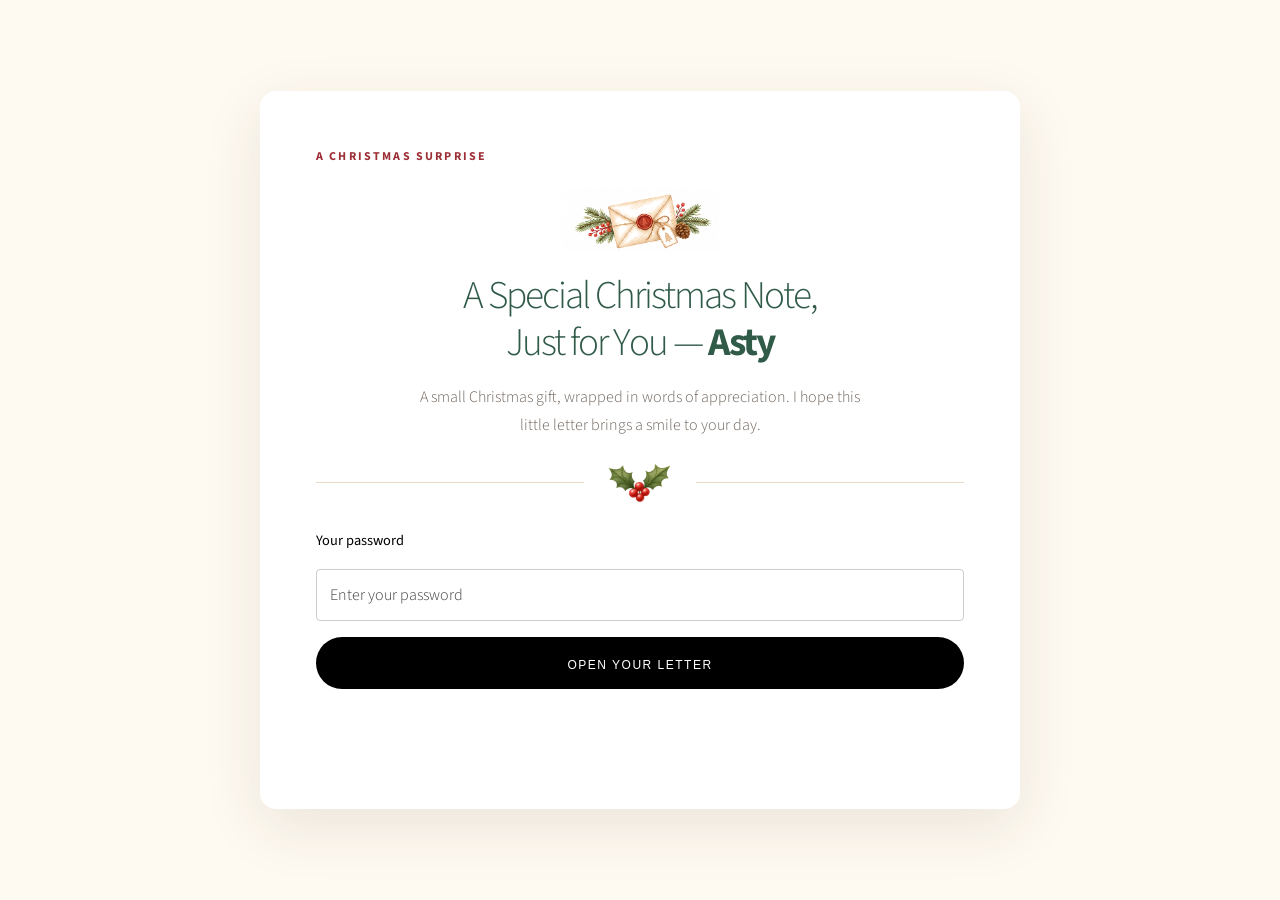
<file: letters/asty/index.html>
<!DOCTYPE HTML>
<html lang="en">
<head>
  <title>Christmas Letter</title>
  <meta charset="utf-8" />
  <meta name="viewport" content="width=device-width, initial-scale=1" />
  <link rel="stylesheet" href="../../assets/css/main.css" />
  <link rel="stylesheet" href="../../assets/css/letters.css?v=20261124-holly-open-letter" />
  <noscript><link rel="stylesheet" href="../../assets/css/noscript.css" /></noscript>
</head>
<body class="letter-page">
  <main class="letter-shell">
    <section class="letter-card">
      <div id="password-gate">
        <p class="letter-kicker">A Christmas surprise</p>
        <img
          class="gate-illustration"
          src="../../images/shared/christmas-envelope-personalized.png"
          alt="A Christmas envelope with a red wax seal, evergreen branches, berries, and a pinecone"
          width="445"
          height="185"
        />
        <h1 class="letter-title gate-title">A Special Christmas Note,<br />Just for You — <strong id="recipient-name">You</strong></h1>
        <p class="letter-intro gate-intro">A small Christmas gift, wrapped in words of appreciation. I hope this little letter brings a smile to your day.</p>
        <div class="gate-divider" aria-hidden="true">
          <img src="../../images/shared/christmas-holly-divider.png" alt="" width="82" height="69" />
        </div>
        <form id="password-form" class="letter-form">
          <label for="letter-password">Your password</label>
          <input id="letter-password" type="password" autocomplete="off" placeholder="Enter your password" required />
          <button type="submit" class="button primary">Open Your Letter</button>
          <p id="password-error" class="letter-error" role="alert" aria-live="polite"></p>
        </form>
      </div>
      <article id="letter-content" hidden>
        <img
          class="letter-illustration"
          src="../../images/shared/christmas-envelope.png"
          alt="A Christmas envelope with a red wax seal and festive greenery"
          width="289"
          height="101"
        />
        <p class="letter-kicker">A letter, just for you</p>
        <h1 class="letter-title" id="letter-title">Merry Christmas!</h1>
        <p id="letter-greeting"></p>
        <div id="letter-paragraphs"></div>
        <div class="letter-footer" aria-label="Christmas decoration">
          <img
            class="letter-footer-illustration"
            src="../../images/shared/christmas-greenery-bow.png"
            alt="Christmas greenery with red berries and a red ribbon"
            width="344"
            height="79"
          />
        </div>
      </article>
    </section>
  </main>
  <script src="./letter-config.js"></script>
  <script src="../../assets/js/letter-gate.js"></script>
</body>
</html>
</file>
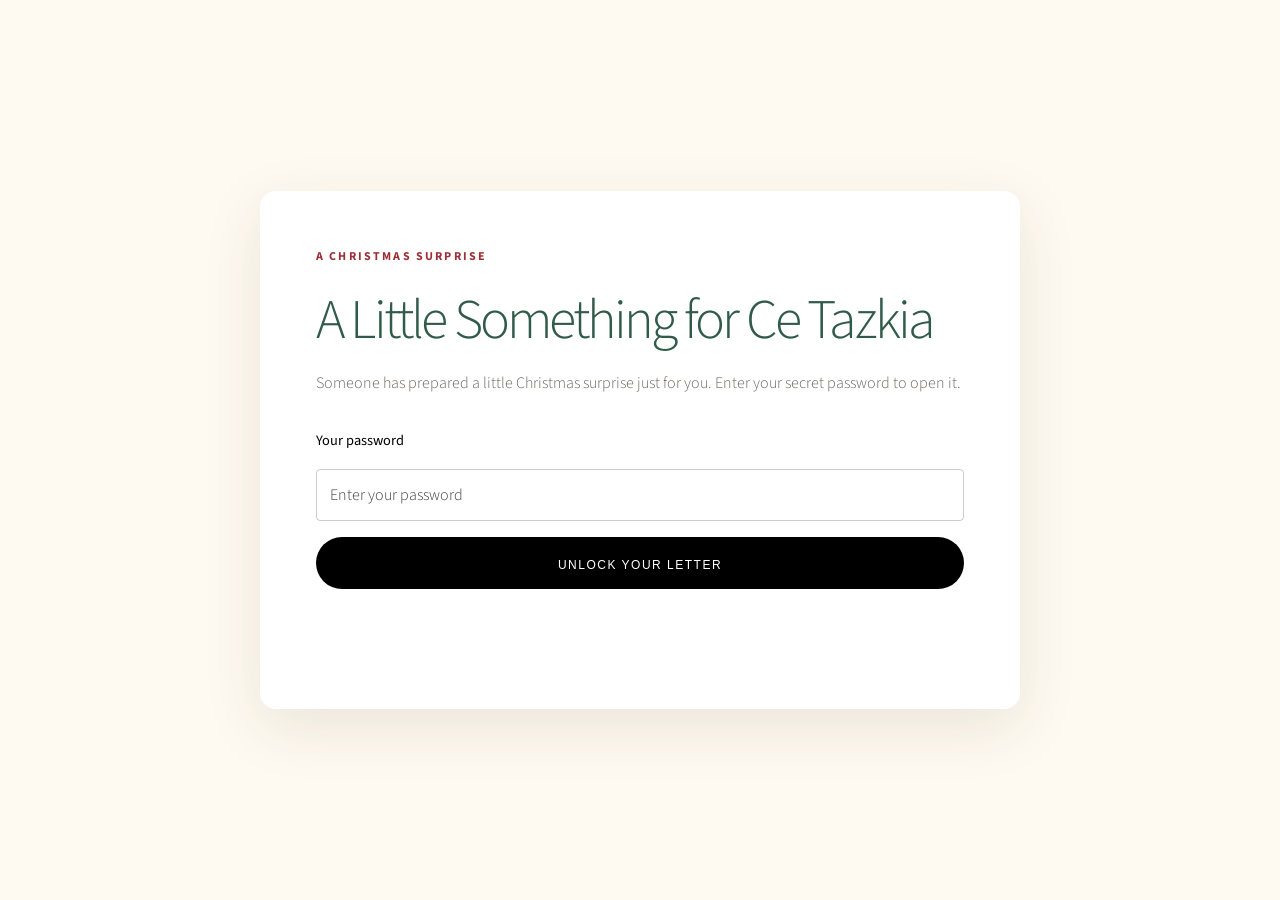
<file: letters/person-01/index.html>
<!DOCTYPE HTML>
<html lang="id">
<head>
  <title>Christmas Letter</title>
  <meta charset="utf-8" />
  <meta name="viewport" content="width=device-width, initial-scale=1" />
  <link rel="stylesheet" href="../../assets/css/main.css" />
  <link rel="stylesheet" href="../../assets/css/letters.css" />
  <noscript><link rel="stylesheet" href="../../assets/css/noscript.css" /></noscript>
</head>
<body class="letter-page">
  <main class="letter-shell">
    <section class="letter-card">
      <div id="password-gate">
        <p class="letter-kicker">A Christmas surprise</p>
        <h1 class="letter-title">A Little Something for <span id="recipient-name">You</span></h1>
        <p class="letter-intro">Someone has prepared a little Christmas surprise just for you. Enter your secret password to open it.</p>
        <form id="password-form" class="letter-form">
          <label for="letter-password">Your password</label>
          <input id="letter-password" type="password" autocomplete="off" placeholder="Enter your password" required />
          <button type="submit" class="button primary">Unlock your letter</button>
          <p id="password-error" class="letter-error" role="alert" aria-live="polite"></p>
        </form>
      </div>
      <article id="letter-content" hidden>
        <img
          class="letter-illustration"
          src="../../images/shared/christmas-envelope.png"
          alt="A Christmas envelope with a red wax seal and festive greenery"
          width="289"
          height="101"
        />
        <p class="letter-kicker">A letter, just for you</p>
        <h1 class="letter-title" id="letter-title">Merry Christmas!</h1>
        <p id="letter-greeting"></p>
        <div id="letter-paragraphs"></div>
        <div class="letter-footer" aria-label="Christmas decoration">
          <img
            class="letter-footer-illustration"
            src="../../images/shared/christmas-greenery-bow.png"
            alt="Christmas greenery with red berries and a red ribbon"
            width="344"
            height="79"
          />
        </div>
      </article>
    </section>
  </main>
  <script src="./letter-config.js"></script>
  <script src="../../assets/js/letter-gate.js"></script>
</body>
</html>
</file>
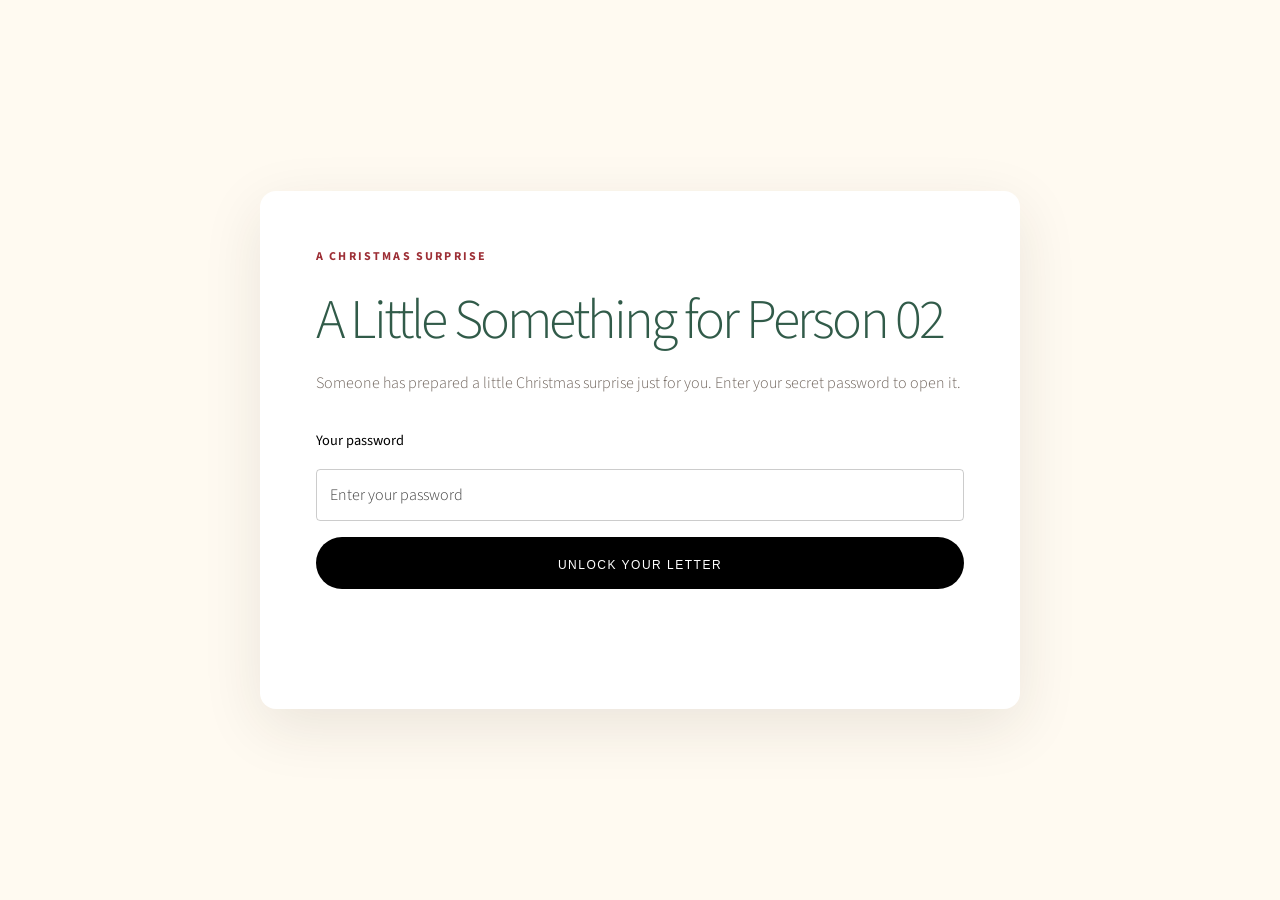
<file: letters/person-02/index.html>
<!DOCTYPE HTML>
<html lang="en">
<head>
  <title>Christmas Letter</title>
  <meta charset="utf-8" />
  <meta name="viewport" content="width=device-width, initial-scale=1" />
  <link rel="stylesheet" href="../../assets/css/main.css" />
  <link rel="stylesheet" href="../../assets/css/letters.css" />
  <noscript><link rel="stylesheet" href="../../assets/css/noscript.css" /></noscript>
</head>
<body class="letter-page">
  <main class="letter-shell">
    <section class="letter-card">
      <div id="password-gate">
        <p class="letter-kicker">A Christmas surprise</p>
        <h1 class="letter-title">A Little Something for <span id="recipient-name">You</span></h1>
        <p class="letter-intro">Someone has prepared a little Christmas surprise just for you. Enter your secret password to open it.</p>
        <form id="password-form" class="letter-form">
          <label for="letter-password">Your password</label>
          <input id="letter-password" type="password" autocomplete="off" placeholder="Enter your password" required />
          <button type="submit" class="button primary">Unlock your letter</button>
          <p id="password-error" class="letter-error" role="alert" aria-live="polite"></p>
        </form>
      </div>
      <article id="letter-content" hidden>
        <img
          class="letter-illustration"
          src="../../images/shared/christmas-envelope.png"
          alt="A Christmas envelope with a red wax seal and festive greenery"
          width="289"
          height="101"
        />
        <p class="letter-kicker">A letter, just for you</p>
        <h1 class="letter-title" id="letter-title">Merry Christmas!</h1>
        <p id="letter-greeting"></p>
        <div id="letter-paragraphs"></div>
        <div class="letter-footer" aria-label="Christmas decoration">
          <img
            class="letter-footer-illustration"
            src="../../images/shared/christmas-greenery-bow.png"
            alt="Christmas greenery with red berries and a red ribbon"
            width="344"
            height="79"
          />
        </div>
      </article>
    </section>
  </main>
  <script src="./letter-config.js"></script>
  <script src="../../assets/js/letter-gate.js"></script>
</body>
</html>
</file>
<file: assets/css/letters.css>
/* Christmas Letters shared styles */
:root { --christmas-red:#9d2f36; --christmas-green:#315b49; --paper:#fffaf1; --ink:#342e2a; }
body.letter-page { background:var(--paper); color:var(--ink); }
.letter-shell { min-height:100vh; display:flex; align-items:center; justify-content:center; padding:3rem 1.25rem; }
.letter-card { width:min(100%, 760px); background:#fff; padding:clamp(1.5rem,5vw,3.5rem); border-radius:1rem; box-shadow:0 18px 60px rgba(45,35,25,.10); }
.letter-kicker { color:var(--christmas-red); text-transform:uppercase; letter-spacing:.18em; font-size:.75rem; font-weight:700; }
.letter-title { color:var(--christmas-green); margin:.5rem 0 1rem; }
.letter-intro { color:#71665e; }
.letter-form { margin-top:2rem; }
.letter-form input { width:100%; margin-bottom:1rem; }
.letter-error { color:var(--christmas-red); min-height:1.5rem; margin:.5rem 0 0; }
#letter-content { margin-top:2rem; padding-top:2rem; border-top:1px solid #eee4d8; }
#letter-content p { line-height:1.9; margin-bottom:1.25rem; }
[hidden] { display:none !important; }
.letter-footer { margin-top:2rem; color:#8b8178; font-size:.85rem; text-align:center; }

/* Mobile-first refinements for phones and QR-code visitors */
html { -webkit-text-size-adjust: 100%; }
body.letter-page {
  min-width: 320px;
  min-height: 100vh;
  min-height: 100svh;
  overflow-x: hidden;
}
.letter-shell {
  box-sizing: border-box;
  width: 100%;
  min-height: 100vh;
  min-height: 100svh;
  padding: max(1.25rem, env(safe-area-inset-top))
           max(1rem, env(safe-area-inset-right))
           max(1.25rem, env(safe-area-inset-bottom))
           max(1rem, env(safe-area-inset-left));
}
.letter-card {
  box-sizing: border-box;
  min-width: 0;
  overflow-wrap: anywhere;
}
.letter-title { line-height: 1.2; overflow-wrap: break-word; }
.letter-intro, #letter-content { overflow-wrap: anywhere; }
.letter-form input {
  box-sizing: border-box;
  min-height: 3.25rem;
  font-size: 16px; /* Prevents automatic zoom on focus in iOS Safari */
}
.letter-form button {
  width: 100%;
  min-height: 3.25rem;
  padding: .85rem 1.25rem;
  touch-action: manipulation;
}
.letter-form button:focus-visible,
.letter-form input:focus-visible {
  outline: 3px solid var(--christmas-green);
  outline-offset: 3px;
}
#letter-content p { overflow-wrap: anywhere; }

@media screen and (max-width: 736px) {
  .letter-shell { align-items: flex-start; padding-top: 1rem; padding-bottom: 1rem; }
  .letter-card { width: 100%; padding: 1.5rem 1.25rem; border-radius: .85rem; }
  .letter-title { font-size: 1.75rem; }
  .letter-kicker { font-size: .7rem; letter-spacing: .14em; }
  .letter-intro { line-height: 1.7; }
  #letter-content { margin-top: 1.5rem; padding-top: 1.5rem; }
  #letter-content p { line-height: 1.8; }
}

@media screen and (max-width: 380px) {
  .letter-card { padding: 1.25rem 1rem; }
  .letter-title { font-size: 1.55rem; }
}

/* Keep the unlock label centered horizontally and slightly lower vertically */
.letter-form button {
  display: flex;
  align-items: center;
  justify-content: center;
  text-align: center;
  line-height: 1;
  padding: 1.05rem 1.25rem .75rem;
}


/* =================================
   MODERN & ELEGANT LETTER CONTENT
   Applies only after the password is accepted.
================================= */
#letter-content {
  max-width: 64ch;
  margin: 0 auto;
  padding-top: 2rem;
}

#letter-content > .letter-kicker {
  text-align: center;
  margin-bottom: 1rem;
}

#letter-content .letter-title {
  text-align: center;
  font-size: 2.25rem;
  line-height: 1.25;
  margin-bottom: .75rem;
}

#letter-greeting {
  margin-top: 2.5rem;
  margin-bottom: 1.5rem;
  color: var(--christmas-green);
  font-weight: 600;
}

#letter-paragraphs p {
  font-size: 1rem;
  line-height: 1.95;
  color: #514942;
  margin-bottom: 1.5rem;
  text-align: left;
}

#letter-paragraphs p:last-child {
  margin-top: 2rem;
}

#letter-paragraphs p:last-child strong {
  color: var(--christmas-green);
  font-weight: 600;
}

@media screen and (max-width: 736px) {
  #letter-content {
    padding-top: 1.5rem;
  }

  #letter-content .letter-title {
    font-size: 1.85rem;
  }

  #letter-greeting {
    margin-top: 2rem;
  }

  #letter-paragraphs p {
    font-size: 1rem;
    line-height: 1.85;
    margin-bottom: 1.25rem;
  }
}

/* Small festive illustration above each unlocked letter */
.letter-illustration {
  display: block;
  width: clamp(125px, 30%, 165px);
  height: auto;
  margin: 0 auto 1.25rem;
  object-fit: contain;
}

@media screen and (max-width: 736px) {
  .letter-illustration {
    width: clamp(120px, 38%, 150px);
    margin-bottom: 1rem;
  }
}

/* Keep password input and unlock button aligned at the same width */
.letter-form {
  display: block;
  width: 100%;
}

.letter-form input,
.letter-form button {
  box-sizing: border-box;
  width: 100%;
  max-width: none;
}

.letter-form input {
  display: block;
}

.letter-form button {
  display: flex;
  align-items: center;
  justify-content: center;
  text-align: center;
  line-height: 1;
  padding: 1.05rem 1.25rem .75rem;
  margin: 0;
}


/* Letter closing, signature, and footer spacing */
#letter-paragraphs .letter-closing {
  margin-top: 1.25rem;
  margin-bottom: .35rem;
}

#letter-paragraphs .letter-signature {
  margin-top: 0;
  margin-bottom: 0;
}

#letter-content .letter-footer {
  display: flex;
  justify-content: center;
  align-items: center;
  margin-top: 2.25rem;
  padding: 0 0 1rem;
}

.letter-footer-illustration {
  display: block;
  width: clamp(150px, 48%, 190px);
  max-width: 100%;
  height: auto;
  object-fit: contain;
}

@media screen and (max-width: 736px) {
  #letter-content .letter-footer {
    margin-top: 2rem;
    padding-bottom: .75rem;
  }

  .letter-footer-illustration {
    width: clamp(145px, 52%, 180px);
  }
}

/* Personalized Christmas password-gate design */
#password-gate .letter-kicker {
  margin-bottom: 1.25rem;
}

.gate-illustration {
  display: block;
  width: clamp(140px, 24%, 180px);
  height: auto;
  margin: 0 auto 1.35rem;
  object-fit: contain;
}

#password-gate .gate-title {
  text-align: center;
  font-size: clamp(1.7rem, 3.8vw, 2.45rem);
  line-height: 1.2;
  margin: 0 auto 1rem;
  max-width: 22ch;
}

#password-gate .gate-title strong {
  color: var(--christmas-green);
  font-weight: 700;
}

#password-gate .gate-intro {
  max-width: 58ch;
  margin: 0 auto;
  text-align: center;
  line-height: 1.75;
}

.gate-divider {
  display: flex;
  align-items: center;
  gap: .75rem;
  margin: 1.35rem 0 1.5rem;
  color: var(--christmas-red);
}

.gate-divider::before,
.gate-divider::after {
  content: "";
  height: 1px;
  flex: 1;
  background: #ead8c7;
}

.gate-divider img {
  display: block;
  width: 88px;
  max-width: none;
  max-height: 58px;
  height: auto;
  object-fit: contain;
  object-position: center;
  overflow: visible;
  flex: 0 0 88px;
}


#password-gate .letter-form {
  margin-top: 0;
}

@media screen and (max-width: 736px) {
  #password-gate .letter-kicker {
    margin-bottom: 1rem;
  }

  .gate-illustration {
    width: clamp(112px, 36%, 140px);
    margin-bottom: 1.15rem;
  }

  #password-gate .gate-title {
    font-size: clamp(1.55rem, 6vw, 1.9rem);
    line-height: 1.22;
    margin-bottom: .9rem;
  }

  #password-gate .gate-intro {
    font-size: .98rem;
    line-height: 1.7;
  }

  .gate-divider {
    margin: 1.1rem 0 1.3rem;
    gap: .55rem;
  }

  .gate-divider img {
    width: 84px;
    max-width: none;
    max-height: 54px;
    object-position: center;
  }
}
</file>
<file: assets/css/noscript.css>
/*
	Story by HTML5 UP
	html5up.net | @ajlkn
	Free for personal and commercial use under the CCA 3.0 license (html5up.net/license)
*/

/* Banner (transitions) */

	.banner.onload-content-fade-up .content {
		-moz-transition: none;
		-webkit-transition: none;
		-ms-transition: none;
		transition: none;
	}

	body.is-preload .banner.onload-content-fade-up .content {
		-moz-transform: none;
		-webkit-transform: none;
		-ms-transform: none;
		transform: none;
		opacity: 1;
	}

	.banner.onload-content-fade-down .content {
		-moz-transition: none;
		-webkit-transition: none;
		-ms-transition: none;
		transition: none;
	}

	body.is-preload .banner.onload-content-fade-down .content {
		-moz-transform: none;
		-webkit-transform: none;
		-ms-transform: none;
		transform: none;
		opacity: 1;
	}

	.banner.onload-content-fade-left .content {
		-moz-transition: none;
		-webkit-transition: none;
		-ms-transition: none;
		transition: none;
	}

	body.is-preload .banner.onload-content-fade-left .content {
		-moz-transform: none;
		-webkit-transform: none;
		-ms-transform: none;
		transform: none;
		opacity: 1;
	}

	.banner.onload-content-fade-right .content {
		-moz-transition: none;
		-webkit-transition: none;
		-ms-transition: none;
		transition: none;
	}

	body.is-preload .banner.onload-content-fade-right .content {
		-moz-transform: none;
		-webkit-transform: none;
		-ms-transform: none;
		transform: none;
		opacity: 1;
	}

	.banner.onload-content-fade-in .content {
		-moz-transition: none;
		-webkit-transition: none;
		-ms-transition: none;
		transition: none;
	}

	body.is-preload .banner.onload-content-fade-in .content {
		-moz-transform: none;
		-webkit-transform: none;
		-ms-transform: none;
		transform: none;
		opacity: 1;
	}

	.banner.onload-image-fade-up .image {
		-moz-transition: none;
		-webkit-transition: none;
		-ms-transition: none;
		transition: none;
	}

		.banner.onload-image-fade-up .image img {
			-moz-transition: none;
			-webkit-transition: none;
			-ms-transition: none;
			transition: none;
		}

	body.is-preload .banner.onload-image-fade-up .image {
		-moz-transform: none;
		-webkit-transform: none;
		-ms-transform: none;
		transform: none;
		opacity: 1;
	}

		body.is-preload .banner.onload-image-fade-up .image img {
			opacity: 1;
		}

	.banner.onload-image-fade-down .image {
		-moz-transition: none;
		-webkit-transition: none;
		-ms-transition: none;
		transition: none;
	}

		.banner.onload-image-fade-down .image img {
			-moz-transition: none;
			-webkit-transition: none;
			-ms-transition: none;
			transition: none;
		}

	body.is-preload .banner.onload-image-fade-down .image {
		-moz-transform: none;
		-webkit-transform: none;
		-ms-transform: none;
		transform: none;
		opacity: 1;
	}

		body.is-preload .banner.onload-image-fade-down .image img {
			opacity: 1;
		}

	.banner.onload-image-fade-left .image {
		-moz-transition: none;
		-webkit-transition: none;
		-ms-transition: none;
		transition: none;
	}

		.banner.onload-image-fade-left .image img {
			-moz-transition: none;
			-webkit-transition: none;
			-ms-transition: none;
			transition: none;
		}

	body.is-preload .banner.onload-image-fade-left .image {
		-moz-transform: none;
		-webkit-transform: none;
		-ms-transform: none;
		transform: none;
		opacity: 1;
	}

		body.is-preload .banner.onload-image-fade-left .image img {
			opacity: 1;
		}

	.banner.onload-image-fade-right .image {
		-moz-transition: none;
		-webkit-transition: none;
		-ms-transition: none;
		transition: none;
	}

		.banner.onload-image-fade-right .image img {
			-moz-transition: none;
			-webkit-transition: none;
			-ms-transition: none;
			transition: none;
		}

	body.is-preload .banner.onload-image-fade-right .image {
		-moz-transform: none;
		-webkit-transform: none;
		-ms-transform: none;
		transform: none;
		opacity: 1;
	}

		body.is-preload .banner.onload-image-fade-right .image img {
			opacity: 1;
		}

	.banner.onload-image-fade-in .image img {
		-moz-transition: none;
		-webkit-transition: none;
		-ms-transition: none;
		transition: none;
	}

	body.is-preload .banner.onload-image-fade-in .image img {
		opacity: 1;
	}

	.banner.onscroll-content-fade-up .content {
		-moz-transition: none;
		-webkit-transition: none;
		-ms-transition: none;
		transition: none;
	}

	.banner.onscroll-content-fade-up.is-inactive .content {
		-moz-transform: none;
		-webkit-transform: none;
		-ms-transform: none;
		transform: none;
		opacity: 1;
	}

	.banner.onscroll-content-fade-down .content {
		-moz-transition: none;
		-webkit-transition: none;
		-ms-transition: none;
		transition: none;
	}

	.banner.onscroll-content-fade-down.is-inactive .content {
		-moz-transform: none;
		-webkit-transform: none;
		-ms-transform: none;
		transform: none;
		opacity: 1;
	}

	.banner.onscroll-content-fade-left .content {
		-moz-transition: none;
		-webkit-transition: none;
		-ms-transition: none;
		transition: none;
	}

	.banner.onscroll-content-fade-left.is-inactive .content {
		-moz-transform: none;
		-webkit-transform: none;
		-ms-transform: none;
		transform: none;
		opacity: 1;
	}

	.banner.onscroll-content-fade-right .content {
		-moz-transition: none;
		-webkit-transition: none;
		-ms-transition: none;
		transition: none;
	}

	.banner.onscroll-content-fade-right.is-inactive .content {
		-moz-transform: none;
		-webkit-transform: none;
		-ms-transform: none;
		transform: none;
		opacity: 1;
	}

	.banner.onscroll-content-fade-in .content {
		-moz-transition: none;
		-webkit-transition: none;
		-ms-transition: none;
		transition: none;
	}

	.banner.onscroll-content-fade-in.is-inactive .content {
		-moz-transform: none;
		-webkit-transform: none;
		-ms-transform: none;
		transform: none;
		opacity: 1;
	}

	.banner.onscroll-image-fade-up .image {
		-moz-transition: none;
		-webkit-transition: none;
		-ms-transition: none;
		transition: none;
	}

		.banner.onscroll-image-fade-up .image img {
			-moz-transition: none;
			-webkit-transition: none;
			-ms-transition: none;
			transition: none;
		}

	.banner.onscroll-image-fade-up.is-inactive .image {
		-moz-transform: none;
		-webkit-transform: none;
		-ms-transform: none;
		transform: none;
		opacity: 1;
	}

		.banner.onscroll-image-fade-up.is-inactive .image img {
			opacity: 1;
		}

	.banner.onscroll-image-fade-down .image {
		-moz-transition: none;
		-webkit-transition: none;
		-ms-transition: none;
		transition: none;
	}

		.banner.onscroll-image-fade-down .image img {
			-moz-transition: none;
			-webkit-transition: none;
			-ms-transition: none;
			transition: none;
		}

	.banner.onscroll-image-fade-down.is-inactive .image {
		-moz-transform: none;
		-webkit-transform: none;
		-ms-transform: none;
		transform: none;
		opacity: 1;
	}

		.banner.onscroll-image-fade-down.is-inactive .image img {
			opacity: 1;
		}

	.banner.onscroll-image-fade-left .image {
		-moz-transition: none;
		-webkit-transition: none;
		-ms-transition: none;
		transition: none;
	}

		.banner.onscroll-image-fade-left .image img {
			-moz-transition: none;
			-webkit-transition: none;
			-ms-transition: none;
			transition: none;
		}

	.banner.onscroll-image-fade-left.is-inactive .image {
		-moz-transform: none;
		-webkit-transform: none;
		-ms-transform: none;
		transform: none;
		opacity: 1;
	}

		.banner.onscroll-image-fade-left.is-inactive .image img {
			opacity: 1;
		}

	.banner.onscroll-image-fade-right .image {
		-moz-transition: none;
		-webkit-transition: none;
		-ms-transition: none;
		transition: none;
	}

		.banner.onscroll-image-fade-right .image img {
			-moz-transition: none;
			-webkit-transition: none;
			-ms-transition: none;
			transition: none;
		}

	.banner.onscroll-image-fade-right.is-inactive .image {
		-moz-transform: none;
		-webkit-transform: none;
		-ms-transform: none;
		transform: none;
		opacity: 1;
	}

		.banner.onscroll-image-fade-right.is-inactive .image img {
			opacity: 1;
		}

	.banner.onscroll-image-fade-in .image img {
		-moz-transition: none;
		-webkit-transition: none;
		-ms-transition: none;
		transition: none;
	}

	.banner.onscroll-image-fade-in.is-inactive .image img {
		opacity: 1;
	}
</file>
<file: assets/css/main.css>
@import url(fontawesome-all.min.css);
@import url("https://fonts.googleapis.com/css?family=Source+Sans+Pro:300,300i,400,400i");

/*
	Story by HTML5 UP
	html5up.net | @ajlkn
	Free for personal and commercial use under the CCA 3.0 license (html5up.net/license)
*/

html, body, div, span, applet, object,
iframe, h1, h2, h3, h4, h5, h6, p, blockquote,
pre, a, abbr, acronym, address, big, cite,
code, del, dfn, em, img, ins, kbd, q, s, samp,
small, strike, strong, sub, sup, tt, var, b,
u, i, center, dl, dt, dd, ol, ul, li, fieldset,
form, label, legend, table, caption, tbody,
tfoot, thead, tr, th, td, article, aside,
canvas, details, embed, figure, figcaption,
footer, header, hgroup, menu, nav, output, ruby,
section, summary, time, mark, audio, video {
	margin: 0;
	padding: 0;
	border: 0;
	font-size: 100%;
	font: inherit;
	vertical-align: baseline;}

article, aside, details, figcaption, figure,
footer, header, hgroup, menu, nav, section {
	display: block;}

body {
	line-height: 1;
}

ol, ul {
	list-style: none;
}

blockquote, q {
	quotes: none;
}

	blockquote:before, blockquote:after, q:before, q:after {
		content: '';
		content: none;
	}

table {
	border-collapse: collapse;
	border-spacing: 0;
}

body {
	-webkit-text-size-adjust: none;
}

mark {
	background-color: transparent;
	color: inherit;
}

input::-moz-focus-inner {
	border: 0;
	padding: 0;
}

input, select, textarea {
	-moz-appearance: none;
	-webkit-appearance: none;
	-ms-appearance: none;
	appearance: none;
}

/* Basic */

	@-ms-viewport {
		width: device-width;
	}

	body {
		-ms-overflow-style: scrollbar;
	}

	@media screen and (max-width: 480px) {

		html, body {
			min-width: 320px;
		}

	}

	html {
		box-sizing: border-box;
	}

	*, *:before, *:after {
		box-sizing: inherit;
	}

	body {
		background: #ffffff;
	}

		body.is-preload *, body.is-preload *:before, body.is-preload *:after {
			-moz-animation: none !important;
			-webkit-animation: none !important;
			-ms-animation: none !important;
			animation: none !important;
			-moz-transition: none !important;
			-webkit-transition: none !important;
			-ms-transition: none !important;
			transition: none !important;
		}

/* Type */

	html {
		font-size: 18pt;
	}

		@media screen and (max-width: 1680px) {

			html {
				font-size: 14pt;
			}

		}

		@media screen and (max-width: 1280px) {

			html {
				font-size: 12pt;
			}

		}

		@media screen and (max-width: 736px) {

			html {
				font-size: 11pt;
			}

		}

		@media screen and (max-width: 360px) {

			html {
				font-size: 10pt;
			}

		}

	body {
		background-color: #ffffff;
		color: #000000;
	}

	body, input, select, textarea {
		font-family: "Source Sans Pro", Helvetica, sans-serif;
		font-size: 1rem;
		font-weight: 300;
		line-height: 1.65;
	}

	a {
		-moz-transition: color 0.2s ease-in-out;
		-webkit-transition: color 0.2s ease-in-out;
		-ms-transition: color 0.2s ease-in-out;
		transition: color 0.2s ease-in-out;
		text-decoration: underline;
	}

		a:hover {
			text-decoration: none;
		}

	strong, b {
		font-weight: 400;
	}

	em, i {
		font-style: italic;
	}

	p {
		margin: 0 0 2rem 0;
	}

		p.major {
			font-size: 1.25rem;
		}

	h1, h2, h3, h4, h5, h6 {
		font-weight: 300;
		line-height: 1.375;
		letter-spacing: -0.05em;
		margin: 0 0 1rem 0;
	}

		h1 a, h2 a, h3 a, h4 a, h5 a, h6 a {
			color: inherit;
			text-decoration: none;
		}

	h1 {
		font-size: 3.5rem;
		line-height: 1.2;
	}

	h2 {
		font-size: 2.25rem;
	}

	h3 {
		font-size: 1.5rem;
	}

	h4 {
		font-size: 1.1rem;
	}

	h5 {
		font-size: 0.9rem;
	}

	h6 {
		font-size: 0.7rem;
	}

	sub {
		font-size: 0.8rem;
		position: relative;
		top: 0.5rem;
	}

	sup {
		font-size: 0.8rem;
		position: relative;
		top: -0.5rem;
	}

	blockquote {
		border-left: solid 4px;
		font-style: italic;
		margin: 0 0 2rem 0;
		padding: 0.5rem 0 0.5rem 2rem;
	}

	code {
		border-radius: 4px;
		font-family: "Courier New", monospace;
		font-size: 0.9em;
		margin: 0 0.25rem;
		padding: 0.25rem 0.325rem;
	}

	pre {
		-webkit-overflow-scrolling: touch;
		font-family: "Courier New", monospace;
		font-size: 0.9em;
		margin: 0 0 2rem 0;
	}

		pre code {
			display: block;
			line-height: 1.5;
			padding: 0.75rem 1rem;
			overflow-x: auto;
		}

	hr {
		border: 0;
		border-bottom: solid 1px;
		margin: 2.5rem 0;
	}

		hr.major {
			margin: 3.5rem 0;
		}

	.align-left {
		text-align: left;
	}

	.align-center {
		text-align: center;
	}

	.align-right {
		text-align: right;
	}

	@media screen and (max-width: 736px) {

		p.major {
			font-size: 1.1rem;
		}

		h1 {
			font-size: 2.5rem;
		}

		h2 {
			font-size: 2rem;
		}

		h3 {
			font-size: 1.25rem;
		}

		h4 {
			font-size: 1rem;
		}

	}

	input, select, textarea {
		color: #000000;
	}

	a {
		color: #000000;
	}

		a:hover {
			color: #47D3E5;
		}

	strong, b {
		color: #000000;
	}

	h1, h2, h3, h4, h5, h6 {
		color: #000000;
	}

	blockquote {
		border-left-color: rgba(0, 0, 0, 0.2);
	}

	code {
		background: rgba(0, 0, 0, 0.05);
		border-color: rgba(0, 0, 0, 0.2);
	}

	hr {
		border-bottom-color: rgba(0, 0, 0, 0.2);
	}

/* Row */

	.row {
		display: flex;
		flex-wrap: wrap;
		box-sizing: border-box;
		align-items: stretch;
	}

		.row > * {
			box-sizing: border-box;
		}

		.row.gtr-uniform > * > :last-child {
			margin-bottom: 0;
		}

		.row.aln-left {
			justify-content: flex-start;
		}

		.row.aln-center {
			justify-content: center;
		}

		.row.aln-right {
			justify-content: flex-end;
		}

		.row.aln-top {
			align-items: flex-start;
		}

		.row.aln-middle {
			align-items: center;
		}

		.row.aln-bottom {
			align-items: flex-end;
		}

		.row > .imp {
			order: -1;
		}

		.row > .col-1 {
			width: 8.33333%;
		}

		.row > .off-1 {
			margin-left: 8.33333%;
		}

		.row > .col-2 {
			width: 16.66667%;
		}

		.row > .off-2 {
			margin-left: 16.66667%;
		}

		.row > .col-3 {
			width: 25%;
		}

		.row > .off-3 {
			margin-left: 25%;
		}

		.row > .col-4 {
			width: 33.33333%;
		}

		.row > .off-4 {
			margin-left: 33.33333%;
		}

		.row > .col-5 {
			width: 41.66667%;
		}

		.row > .off-5 {
			margin-left: 41.66667%;
		}

		.row > .col-6 {
			width: 50%;
		}

		.row > .off-6 {
			margin-left: 50%;
		}

		.row > .col-7 {
			width: 58.33333%;
		}

		.row > .off-7 {
			margin-left: 58.33333%;
		}

		.row > .col-8 {
			width: 66.66667%;
		}

		.row > .off-8 {
			margin-left: 66.66667%;
		}

		.row > .col-9 {
			width: 75%;
		}

		.row > .off-9 {
			margin-left: 75%;
		}

		.row > .col-10 {
			width: 83.33333%;
		}

		.row > .off-10 {
			margin-left: 83.33333%;
		}

		.row > .col-11 {
			width: 91.66667%;
		}

		.row > .off-11 {
			margin-left: 91.66667%;
		}

		.row > .col-12 {
			width: 100%;
		}

		.row > .off-12 {
			margin-left: 100%;
		}

		.row.gtr-0 {
			margin-top: 0;
			margin-left: 0rem;
		}

			.row.gtr-0 > * {
				padding: 0 0 0 0rem;
			}

			.row.gtr-0.gtr-uniform {
				margin-top: 0rem;
			}

				.row.gtr-0.gtr-uniform > * {
					padding-top: 0rem;
				}

		.row.gtr-25 {
			margin-top: 0;
			margin-left: -0.5rem;
		}

			.row.gtr-25 > * {
				padding: 0 0 0 0.5rem;
			}

			.row.gtr-25.gtr-uniform {
				margin-top: -0.5rem;
			}

				.row.gtr-25.gtr-uniform > * {
					padding-top: 0.5rem;
				}

		.row.gtr-50 {
			margin-top: 0;
			margin-left: -1rem;
		}

			.row.gtr-50 > * {
				padding: 0 0 0 1rem;
			}

			.row.gtr-50.gtr-uniform {
				margin-top: -1rem;
			}

				.row.gtr-50.gtr-uniform > * {
					padding-top: 1rem;
				}

		.row {
			margin-top: 0;
			margin-left: -2rem;
		}

			.row > * {
				padding: 0 0 0 2rem;
			}

			.row.gtr-uniform {
				margin-top: -2rem;
			}

				.row.gtr-uniform > * {
					padding-top: 2rem;
				}

		.row.gtr-150 {
			margin-top: 0;
			margin-left: -3rem;
		}

			.row.gtr-150 > * {
				padding: 0 0 0 3rem;
			}

			.row.gtr-150.gtr-uniform {
				margin-top: -3rem;
			}

				.row.gtr-150.gtr-uniform > * {
					padding-top: 3rem;
				}

		.row.gtr-200 {
			margin-top: 0;
			margin-left: -4rem;
		}

			.row.gtr-200 > * {
				padding: 0 0 0 4rem;
			}

			.row.gtr-200.gtr-uniform {
				margin-top: -4rem;
			}

				.row.gtr-200.gtr-uniform > * {
					padding-top: 4rem;
				}

		@media screen and (max-width: 1680px) {

			.row {
				display: flex;
				flex-wrap: wrap;
				box-sizing: border-box;
				align-items: stretch;
			}

				.row > * {
					box-sizing: border-box;
				}

				.row.gtr-uniform > * > :last-child {
					margin-bottom: 0;
				}

				.row.aln-left {
					justify-content: flex-start;
				}

				.row.aln-center {
					justify-content: center;
				}

				.row.aln-right {
					justify-content: flex-end;
				}

				.row.aln-top {
					align-items: flex-start;
				}

				.row.aln-middle {
					align-items: center;
				}

				.row.aln-bottom {
					align-items: flex-end;
				}

				.row > .imp-xlarge {
					order: -1;
				}

				.row > .col-1-xlarge {
					width: 8.33333%;
				}

				.row > .off-1-xlarge {
					margin-left: 8.33333%;
				}

				.row > .col-2-xlarge {
					width: 16.66667%;
				}

				.row > .off-2-xlarge {
					margin-left: 16.66667%;
				}

				.row > .col-3-xlarge {
					width: 25%;
				}

				.row > .off-3-xlarge {
					margin-left: 25%;
				}

				.row > .col-4-xlarge {
					width: 33.33333%;
				}

				.row > .off-4-xlarge {
					margin-left: 33.33333%;
				}

				.row > .col-5-xlarge {
					width: 41.66667%;
				}

				.row > .off-5-xlarge {
					margin-left: 41.66667%;
				}

				.row > .col-6-xlarge {
					width: 50%;
				}

				.row > .off-6-xlarge {
					margin-left: 50%;
				}

				.row > .col-7-xlarge {
					width: 58.33333%;
				}

				.row > .off-7-xlarge {
					margin-left: 58.33333%;
				}

				.row > .col-8-xlarge {
					width: 66.66667%;
				}

				.row > .off-8-xlarge {
					margin-left: 66.66667%;
				}

				.row > .col-9-xlarge {
					width: 75%;
				}

				.row > .off-9-xlarge {
					margin-left: 75%;
				}

				.row > .col-10-xlarge {
					width: 83.33333%;
				}

				.row > .off-10-xlarge {
					margin-left: 83.33333%;
				}

				.row > .col-11-xlarge {
					width: 91.66667%;
				}

				.row > .off-11-xlarge {
					margin-left: 91.66667%;
				}

				.row > .col-12-xlarge {
					width: 100%;
				}

				.row > .off-12-xlarge {
					margin-left: 100%;
				}

				.row.gtr-0 {
					margin-top: 0;
					margin-left: 0rem;
				}

					.row.gtr-0 > * {
						padding: 0 0 0 0rem;
					}

					.row.gtr-0.gtr-uniform {
						margin-top: 0rem;
					}

						.row.gtr-0.gtr-uniform > * {
							padding-top: 0rem;
						}

				.row.gtr-25 {
					margin-top: 0;
					margin-left: -0.5rem;
				}

					.row.gtr-25 > * {
						padding: 0 0 0 0.5rem;
					}

					.row.gtr-25.gtr-uniform {
						margin-top: -0.5rem;
					}

						.row.gtr-25.gtr-uniform > * {
							padding-top: 0.5rem;
						}

				.row.gtr-50 {
					margin-top: 0;
					margin-left: -1rem;
				}

					.row.gtr-50 > * {
						padding: 0 0 0 1rem;
					}

					.row.gtr-50.gtr-uniform {
						margin-top: -1rem;
					}

						.row.gtr-50.gtr-uniform > * {
							padding-top: 1rem;
						}

				.row {
					margin-top: 0;
					margin-left: -2rem;
				}

					.row > * {
						padding: 0 0 0 2rem;
					}

					.row.gtr-uniform {
						margin-top: -2rem;
					}

						.row.gtr-uniform > * {
							padding-top: 2rem;
						}

				.row.gtr-150 {
					margin-top: 0;
					margin-left: -3rem;
				}

					.row.gtr-150 > * {
						padding: 0 0 0 3rem;
					}

					.row.gtr-150.gtr-uniform {
						margin-top: -3rem;
					}

						.row.gtr-150.gtr-uniform > * {
							padding-top: 3rem;
						}

				.row.gtr-200 {
					margin-top: 0;
					margin-left: -4rem;
				}

					.row.gtr-200 > * {
						padding: 0 0 0 4rem;
					}

					.row.gtr-200.gtr-uniform {
						margin-top: -4rem;
					}

						.row.gtr-200.gtr-uniform > * {
							padding-top: 4rem;
						}

		}

		@media screen and (max-width: 1280px) {

			.row {
				display: flex;
				flex-wrap: wrap;
				box-sizing: border-box;
				align-items: stretch;
			}

				.row > * {
					box-sizing: border-box;
				}

				.row.gtr-uniform > * > :last-child {
					margin-bottom: 0;
				}

				.row.aln-left {
					justify-content: flex-start;
				}

				.row.aln-center {
					justify-content: center;
				}

				.row.aln-right {
					justify-content: flex-end;
				}

				.row.aln-top {
					align-items: flex-start;
				}

				.row.aln-middle {
					align-items: center;
				}

				.row.aln-bottom {
					align-items: flex-end;
				}

				.row > .imp-large {
					order: -1;
				}

				.row > .col-1-large {
					width: 8.33333%;
				}

				.row > .off-1-large {
					margin-left: 8.33333%;
				}

				.row > .col-2-large {
					width: 16.66667%;
				}

				.row > .off-2-large {
					margin-left: 16.66667%;
				}

				.row > .col-3-large {
					width: 25%;
				}

				.row > .off-3-large {
					margin-left: 25%;
				}

				.row > .col-4-large {
					width: 33.33333%;
				}

				.row > .off-4-large {
					margin-left: 33.33333%;
				}

				.row > .col-5-large {
					width: 41.66667%;
				}

				.row > .off-5-large {
					margin-left: 41.66667%;
				}

				.row > .col-6-large {
					width: 50%;
				}

				.row > .off-6-large {
					margin-left: 50%;
				}

				.row > .col-7-large {
					width: 58.33333%;
				}

				.row > .off-7-large {
					margin-left: 58.33333%;
				}

				.row > .col-8-large {
					width: 66.66667%;
				}

				.row > .off-8-large {
					margin-left: 66.66667%;
				}

				.row > .col-9-large {
					width: 75%;
				}

				.row > .off-9-large {
					margin-left: 75%;
				}

				.row > .col-10-large {
					width: 83.33333%;
				}

				.row > .off-10-large {
					margin-left: 83.33333%;
				}

				.row > .col-11-large {
					width: 91.66667%;
				}

				.row > .off-11-large {
					margin-left: 91.66667%;
				}

				.row > .col-12-large {
					width: 100%;
				}

				.row > .off-12-large {
					margin-left: 100%;
				}

				.row.gtr-0 {
					margin-top: 0;
					margin-left: 0rem;
				}

					.row.gtr-0 > * {
						padding: 0 0 0 0rem;
					}

					.row.gtr-0.gtr-uniform {
						margin-top: 0rem;
					}

						.row.gtr-0.gtr-uniform > * {
							padding-top: 0rem;
						}

				.row.gtr-25 {
					margin-top: 0;
					margin-left: -0.5rem;
				}

					.row.gtr-25 > * {
						padding: 0 0 0 0.5rem;
					}

					.row.gtr-25.gtr-uniform {
						margin-top: -0.5rem;
					}

						.row.gtr-25.gtr-uniform > * {
							padding-top: 0.5rem;
						}

				.row.gtr-50 {
					margin-top: 0;
					margin-left: -1rem;
				}

					.row.gtr-50 > * {
						padding: 0 0 0 1rem;
					}

					.row.gtr-50.gtr-uniform {
						margin-top: -1rem;
					}

						.row.gtr-50.gtr-uniform > * {
							padding-top: 1rem;
						}

				.row {
					margin-top: 0;
					margin-left: -2rem;
				}

					.row > * {
						padding: 0 0 0 2rem;
					}

					.row.gtr-uniform {
						margin-top: -2rem;
					}

						.row.gtr-uniform > * {
							padding-top: 2rem;
						}

				.row.gtr-150 {
					margin-top: 0;
					margin-left: -3rem;
				}

					.row.gtr-150 > * {
						padding: 0 0 0 3rem;
					}

					.row.gtr-150.gtr-uniform {
						margin-top: -3rem;
					}

						.row.gtr-150.gtr-uniform > * {
							padding-top: 3rem;
						}

				.row.gtr-200 {
					margin-top: 0;
					margin-left: -4rem;
				}

					.row.gtr-200 > * {
						padding: 0 0 0 4rem;
					}

					.row.gtr-200.gtr-uniform {
						margin-top: -4rem;
					}

						.row.gtr-200.gtr-uniform > * {
							padding-top: 4rem;
						}

		}

		@media screen and (max-width: 980px) {

			.row {
				display: flex;
				flex-wrap: wrap;
				box-sizing: border-box;
				align-items: stretch;
			}

				.row > * {
					box-sizing: border-box;
				}

				.row.gtr-uniform > * > :last-child {
					margin-bottom: 0;
				}

				.row.aln-left {
					justify-content: flex-start;
				}

				.row.aln-center {
					justify-content: center;
				}

				.row.aln-right {
					justify-content: flex-end;
				}

				.row.aln-top {
					align-items: flex-start;
				}

				.row.aln-middle {
					align-items: center;
				}

				.row.aln-bottom {
					align-items: flex-end;
				}

				.row > .imp-medium {
					order: -1;
				}

				.row > .col-1-medium {
					width: 8.33333%;
				}

				.row > .off-1-medium {
					margin-left: 8.33333%;
				}

				.row > .col-2-medium {
					width: 16.66667%;
				}

				.row > .off-2-medium {
					margin-left: 16.66667%;
				}

				.row > .col-3-medium {
					width: 25%;
				}

				.row > .off-3-medium {
					margin-left: 25%;
				}

				.row > .col-4-medium {
					width: 33.33333%;
				}

				.row > .off-4-medium {
					margin-left: 33.33333%;
				}

				.row > .col-5-medium {
					width: 41.66667%;
				}

				.row > .off-5-medium {
					margin-left: 41.66667%;
				}

				.row > .col-6-medium {
					width: 50%;
				}

				.row > .off-6-medium {
					margin-left: 50%;
				}

				.row > .col-7-medium {
					width: 58.33333%;
				}

				.row > .off-7-medium {
					margin-left: 58.33333%;
				}

				.row > .col-8-medium {
					width: 66.66667%;
				}

				.row > .off-8-medium {
					margin-left: 66.66667%;
				}

				.row > .col-9-medium {
					width: 75%;
				}

				.row > .off-9-medium {
					margin-left: 75%;
				}

				.row > .col-10-medium {
					width: 83.33333%;
				}

				.row > .off-10-medium {
					margin-left: 83.33333%;
				}

				.row > .col-11-medium {
					width: 91.66667%;
				}

				.row > .off-11-medium {
					margin-left: 91.66667%;
				}

				.row > .col-12-medium {
					width: 100%;
				}

				.row > .off-12-medium {
					margin-left: 100%;
				}

				.row.gtr-0 {
					margin-top: 0;
					margin-left: 0rem;
				}

					.row.gtr-0 > * {
						padding: 0 0 0 0rem;
					}

					.row.gtr-0.gtr-uniform {
						margin-top: 0rem;
					}

						.row.gtr-0.gtr-uniform > * {
							padding-top: 0rem;
						}

				.row.gtr-25 {
					margin-top: 0;
					margin-left: -0.5rem;
				}

					.row.gtr-25 > * {
						padding: 0 0 0 0.5rem;
					}

					.row.gtr-25.gtr-uniform {
						margin-top: -0.5rem;
					}

						.row.gtr-25.gtr-uniform > * {
							padding-top: 0.5rem;
						}

				.row.gtr-50 {
					margin-top: 0;
					margin-left: -1rem;
				}

					.row.gtr-50 > * {
						padding: 0 0 0 1rem;
					}

					.row.gtr-50.gtr-uniform {
						margin-top: -1rem;
					}

						.row.gtr-50.gtr-uniform > * {
							padding-top: 1rem;
						}

				.row {
					margin-top: 0;
					margin-left: -2rem;
				}

					.row > * {
						padding: 0 0 0 2rem;
					}

					.row.gtr-uniform {
						margin-top: -2rem;
					}

						.row.gtr-uniform > * {
							padding-top: 2rem;
						}

				.row.gtr-150 {
					margin-top: 0;
					margin-left: -3rem;
				}

					.row.gtr-150 > * {
						padding: 0 0 0 3rem;
					}

					.row.gtr-150.gtr-uniform {
						margin-top: -3rem;
					}

						.row.gtr-150.gtr-uniform > * {
							padding-top: 3rem;
						}

				.row.gtr-200 {
					margin-top: 0;
					margin-left: -4rem;
				}

					.row.gtr-200 > * {
						padding: 0 0 0 4rem;
					}

					.row.gtr-200.gtr-uniform {
						margin-top: -4rem;
					}

						.row.gtr-200.gtr-uniform > * {
							padding-top: 4rem;
						}

		}

		@media screen and (max-width: 736px) {

			.row {
				display: flex;
				flex-wrap: wrap;
				box-sizing: border-box;
				align-items: stretch;
			}

				.row > * {
					box-sizing: border-box;
				}

				.row.gtr-uniform > * > :last-child {
					margin-bottom: 0;
				}

				.row.aln-left {
					justify-content: flex-start;
				}

				.row.aln-center {
					justify-content: center;
				}

				.row.aln-right {
					justify-content: flex-end;
				}

				.row.aln-top {
					align-items: flex-start;
				}

				.row.aln-middle {
					align-items: center;
				}

				.row.aln-bottom {
					align-items: flex-end;
				}

				.row > .imp-small {
					order: -1;
				}

				.row > .col-1-small {
					width: 8.33333%;
				}

				.row > .off-1-small {
					margin-left: 8.33333%;
				}

				.row > .col-2-small {
					width: 16.66667%;
				}

				.row > .off-2-small {
					margin-left: 16.66667%;
				}

				.row > .col-3-small {
					width: 25%;
				}

				.row > .off-3-small {
					margin-left: 25%;
				}

				.row > .col-4-small {
					width: 33.33333%;
				}

				.row > .off-4-small {
					margin-left: 33.33333%;
				}

				.row > .col-5-small {
					width: 41.66667%;
				}

				.row > .off-5-small {
					margin-left: 41.66667%;
				}

				.row > .col-6-small {
					width: 50%;
				}

				.row > .off-6-small {
					margin-left: 50%;
				}

				.row > .col-7-small {
					width: 58.33333%;
				}

				.row > .off-7-small {
					margin-left: 58.33333%;
				}

				.row > .col-8-small {
					width: 66.66667%;
				}

				.row > .off-8-small {
					margin-left: 66.66667%;
				}

				.row > .col-9-small {
					width: 75%;
				}

				.row > .off-9-small {
					margin-left: 75%;
				}

				.row > .col-10-small {
					width: 83.33333%;
				}

				.row > .off-10-small {
					margin-left: 83.33333%;
				}

				.row > .col-11-small {
					width: 91.66667%;
				}

				.row > .off-11-small {
					margin-left: 91.66667%;
				}

				.row > .col-12-small {
					width: 100%;
				}

				.row > .off-12-small {
					margin-left: 100%;
				}

				.row.gtr-0 {
					margin-top: 0;
					margin-left: 0rem;
				}

					.row.gtr-0 > * {
						padding: 0 0 0 0rem;
					}

					.row.gtr-0.gtr-uniform {
						margin-top: 0rem;
					}

						.row.gtr-0.gtr-uniform > * {
							padding-top: 0rem;
						}

				.row.gtr-25 {
					margin-top: 0;
					margin-left: -0.5rem;
				}

					.row.gtr-25 > * {
						padding: 0 0 0 0.5rem;
					}

					.row.gtr-25.gtr-uniform {
						margin-top: -0.5rem;
					}

						.row.gtr-25.gtr-uniform > * {
							padding-top: 0.5rem;
						}

				.row.gtr-50 {
					margin-top: 0;
					margin-left: -1rem;
				}

					.row.gtr-50 > * {
						padding: 0 0 0 1rem;
					}

					.row.gtr-50.gtr-uniform {
						margin-top: -1rem;
					}

						.row.gtr-50.gtr-uniform > * {
							padding-top: 1rem;
						}

				.row {
					margin-top: 0;
					margin-left: -2rem;
				}

					.row > * {
						padding: 0 0 0 2rem;
					}

					.row.gtr-uniform {
						margin-top: -2rem;
					}

						.row.gtr-uniform > * {
							padding-top: 2rem;
						}

				.row.gtr-150 {
					margin-top: 0;
					margin-left: -3rem;
				}

					.row.gtr-150 > * {
						padding: 0 0 0 3rem;
					}

					.row.gtr-150.gtr-uniform {
						margin-top: -3rem;
					}

						.row.gtr-150.gtr-uniform > * {
							padding-top: 3rem;
						}

				.row.gtr-200 {
					margin-top: 0;
					margin-left: -4rem;
				}

					.row.gtr-200 > * {
						padding: 0 0 0 4rem;
					}

					.row.gtr-200.gtr-uniform {
						margin-top: -4rem;
					}

						.row.gtr-200.gtr-uniform > * {
							padding-top: 4rem;
						}

		}

		@media screen and (max-width: 480px) {

			.row {
				display: flex;
				flex-wrap: wrap;
				box-sizing: border-box;
				align-items: stretch;
			}

				.row > * {
					box-sizing: border-box;
				}

				.row.gtr-uniform > * > :last-child {
					margin-bottom: 0;
				}

				.row.aln-left {
					justify-content: flex-start;
				}

				.row.aln-center {
					justify-content: center;
				}

				.row.aln-right {
					justify-content: flex-end;
				}

				.row.aln-top {
					align-items: flex-start;
				}

				.row.aln-middle {
					align-items: center;
				}

				.row.aln-bottom {
					align-items: flex-end;
				}

				.row > .imp-xsmall {
					order: -1;
				}

				.row > .col-1-xsmall {
					width: 8.33333%;
				}

				.row > .off-1-xsmall {
					margin-left: 8.33333%;
				}

				.row > .col-2-xsmall {
					width: 16.66667%;
				}

				.row > .off-2-xsmall {
					margin-left: 16.66667%;
				}

				.row > .col-3-xsmall {
					width: 25%;
				}

				.row > .off-3-xsmall {
					margin-left: 25%;
				}

				.row > .col-4-xsmall {
					width: 33.33333%;
				}

				.row > .off-4-xsmall {
					margin-left: 33.33333%;
				}

				.row > .col-5-xsmall {
					width: 41.66667%;
				}

				.row > .off-5-xsmall {
					margin-left: 41.66667%;
				}

				.row > .col-6-xsmall {
					width: 50%;
				}

				.row > .off-6-xsmall {
					margin-left: 50%;
				}

				.row > .col-7-xsmall {
					width: 58.33333%;
				}

				.row > .off-7-xsmall {
					margin-left: 58.33333%;
				}

				.row > .col-8-xsmall {
					width: 66.66667%;
				}

				.row > .off-8-xsmall {
					margin-left: 66.66667%;
				}

				.row > .col-9-xsmall {
					width: 75%;
				}

				.row > .off-9-xsmall {
					margin-left: 75%;
				}

				.row > .col-10-xsmall {
					width: 83.33333%;
				}

				.row > .off-10-xsmall {
					margin-left: 83.33333%;
				}

				.row > .col-11-xsmall {
					width: 91.66667%;
				}

				.row > .off-11-xsmall {
					margin-left: 91.66667%;
				}

				.row > .col-12-xsmall {
					width: 100%;
				}

				.row > .off-12-xsmall {
					margin-left: 100%;
				}

				.row.gtr-0 {
					margin-top: 0;
					margin-left: 0rem;
				}

					.row.gtr-0 > * {
						padding: 0 0 0 0rem;
					}

					.row.gtr-0.gtr-uniform {
						margin-top: 0rem;
					}

						.row.gtr-0.gtr-uniform > * {
							padding-top: 0rem;
						}

				.row.gtr-25 {
					margin-top: 0;
					margin-left: -0.5rem;
				}

					.row.gtr-25 > * {
						padding: 0 0 0 0.5rem;
					}

					.row.gtr-25.gtr-uniform {
						margin-top: -0.5rem;
					}

						.row.gtr-25.gtr-uniform > * {
							padding-top: 0.5rem;
						}

				.row.gtr-50 {
					margin-top: 0;
					margin-left: -1rem;
				}

					.row.gtr-50 > * {
						padding: 0 0 0 1rem;
					}

					.row.gtr-50.gtr-uniform {
						margin-top: -1rem;
					}

						.row.gtr-50.gtr-uniform > * {
							padding-top: 1rem;
						}

				.row {
					margin-top: 0;
					margin-left: -2rem;
				}

					.row > * {
						padding: 0 0 0 2rem;
					}

					.row.gtr-uniform {
						margin-top: -2rem;
					}

						.row.gtr-uniform > * {
							padding-top: 2rem;
						}

				.row.gtr-150 {
					margin-top: 0;
					margin-left: -3rem;
				}

					.row.gtr-150 > * {
						padding: 0 0 0 3rem;
					}

					.row.gtr-150.gtr-uniform {
						margin-top: -3rem;
					}

						.row.gtr-150.gtr-uniform > * {
							padding-top: 3rem;
						}

				.row.gtr-200 {
					margin-top: 0;
					margin-left: -4rem;
				}

					.row.gtr-200 > * {
						padding: 0 0 0 4rem;
					}

					.row.gtr-200.gtr-uniform {
						margin-top: -4rem;
					}

						.row.gtr-200.gtr-uniform > * {
							padding-top: 4rem;
						}

		}

		@media screen and (max-width: 360px) {

			.row {
				display: flex;
				flex-wrap: wrap;
				box-sizing: border-box;
				align-items: stretch;
			}

				.row > * {
					box-sizing: border-box;
				}

				.row.gtr-uniform > * > :last-child {
					margin-bottom: 0;
				}

				.row.aln-left {
					justify-content: flex-start;
				}

				.row.aln-center {
					justify-content: center;
				}

				.row.aln-right {
					justify-content: flex-end;
				}

				.row.aln-top {
					align-items: flex-start;
				}

				.row.aln-middle {
					align-items: center;
				}

				.row.aln-bottom {
					align-items: flex-end;
				}

				.row > .imp-xxsmall {
					order: -1;
				}

				.row > .col-1-xxsmall {
					width: 8.33333%;
				}

				.row > .off-1-xxsmall {
					margin-left: 8.33333%;
				}

				.row > .col-2-xxsmall {
					width: 16.66667%;
				}

				.row > .off-2-xxsmall {
					margin-left: 16.66667%;
				}

				.row > .col-3-xxsmall {
					width: 25%;
				}

				.row > .off-3-xxsmall {
					margin-left: 25%;
				}

				.row > .col-4-xxsmall {
					width: 33.33333%;
				}

				.row > .off-4-xxsmall {
					margin-left: 33.33333%;
				}

				.row > .col-5-xxsmall {
					width: 41.66667%;
				}

				.row > .off-5-xxsmall {
					margin-left: 41.66667%;
				}

				.row > .col-6-xxsmall {
					width: 50%;
				}

				.row > .off-6-xxsmall {
					margin-left: 50%;
				}

				.row > .col-7-xxsmall {
					width: 58.33333%;
				}

				.row > .off-7-xxsmall {
					margin-left: 58.33333%;
				}

				.row > .col-8-xxsmall {
					width: 66.66667%;
				}

				.row > .off-8-xxsmall {
					margin-left: 66.66667%;
				}

				.row > .col-9-xxsmall {
					width: 75%;
				}

				.row > .off-9-xxsmall {
					margin-left: 75%;
				}

				.row > .col-10-xxsmall {
					width: 83.33333%;
				}

				.row > .off-10-xxsmall {
					margin-left: 83.33333%;
				}

				.row > .col-11-xxsmall {
					width: 91.66667%;
				}

				.row > .off-11-xxsmall {
					margin-left: 91.66667%;
				}

				.row > .col-12-xxsmall {
					width: 100%;
				}

				.row > .off-12-xxsmall {
					margin-left: 100%;
				}

				.row.gtr-0 {
					margin-top: 0;
					margin-left: 0rem;
				}

					.row.gtr-0 > * {
						padding: 0 0 0 0rem;
					}

					.row.gtr-0.gtr-uniform {
						margin-top: 0rem;
					}

						.row.gtr-0.gtr-uniform > * {
							padding-top: 0rem;
						}

				.row.gtr-25 {
					margin-top: 0;
					margin-left: -0.5rem;
				}

					.row.gtr-25 > * {
						padding: 0 0 0 0.5rem;
					}

					.row.gtr-25.gtr-uniform {
						margin-top: -0.5rem;
					}

						.row.gtr-25.gtr-uniform > * {
							padding-top: 0.5rem;
						}

				.row.gtr-50 {
					margin-top: 0;
					margin-left: -1rem;
				}

					.row.gtr-50 > * {
						padding: 0 0 0 1rem;
					}

					.row.gtr-50.gtr-uniform {
						margin-top: -1rem;
					}

						.row.gtr-50.gtr-uniform > * {
							padding-top: 1rem;
						}

				.row {
					margin-top: 0;
					margin-left: -2rem;
				}

					.row > * {
						padding: 0 0 0 2rem;
					}

					.row.gtr-uniform {
						margin-top: -2rem;
					}

						.row.gtr-uniform > * {
							padding-top: 2rem;
						}

				.row.gtr-150 {
					margin-top: 0;
					margin-left: -3rem;
				}

					.row.gtr-150 > * {
						padding: 0 0 0 3rem;
					}

					.row.gtr-150.gtr-uniform {
						margin-top: -3rem;
					}

						.row.gtr-150.gtr-uniform > * {
							padding-top: 3rem;
						}

				.row.gtr-200 {
					margin-top: 0;
					margin-left: -4rem;
				}

					.row.gtr-200 > * {
						padding: 0 0 0 4rem;
					}

					.row.gtr-200.gtr-uniform {
						margin-top: -4rem;
					}

						.row.gtr-200.gtr-uniform > * {
							padding-top: 4rem;
						}

		}

/* Box */

	.box {
		border-radius: 4px;
		border: solid 1px;
		margin-bottom: 2rem;
		padding: 1.5rem;
	}

		.box > :last-child,
		.box > :last-child > :last-child,
		.box > :last-child > :last-child > :last-child {
			margin-bottom: 0;
		}

		.box.alt {
			border: 0;
			border-radius: 0;
			padding: 0;
		}

	.box {
		border-color: rgba(0, 0, 0, 0.2);
	}

/* Button */

	input[type="submit"],
	input[type="reset"],
	input[type="button"],
	button,
	.button {
		-moz-appearance: none;
		-webkit-appearance: none;
		-ms-appearance: none;
		appearance: none;
		-moz-transition: background-color 0.2s ease-in-out, box-shadow 0.2s ease-in-out, color 0.2s ease-in-out;
		-webkit-transition: background-color 0.2s ease-in-out, box-shadow 0.2s ease-in-out, color 0.2s ease-in-out;
		-ms-transition: background-color 0.2s ease-in-out, box-shadow 0.2s ease-in-out, color 0.2s ease-in-out;
		transition: background-color 0.2s ease-in-out, box-shadow 0.2s ease-in-out, color 0.2s ease-in-out;
		border: 0;
		cursor: pointer;
		display: inline-block;
		font-weight: 400;
		letter-spacing: 0.125em;
		text-align: center;
		text-decoration: none;
		text-transform: uppercase;
		white-space: nowrap;
		font-size: 0.75rem;
		max-width: 20rem;
		height: 3.75em;
		line-height: 3.75em;
		border-radius: 3.75em;
		padding: 0 2.5em;
		text-overflow: ellipsis;
		overflow: hidden;
	}

		input[type="submit"].icon:before,
		input[type="reset"].icon:before,
		input[type="button"].icon:before,
		button.icon:before,
		.button.icon:before {
			margin-right: 0.5rem;
		}

		input[type="submit"].fit,
		input[type="reset"].fit,
		input[type="button"].fit,
		button.fit,
		.button.fit {
			width: 100%;
		}

		input[type="submit"].small,
		input[type="reset"].small,
		input[type="button"].small,
		button.small,
		.button.small {
			font-size: 0.6rem;
			height: 3.325em;
			line-height: 3.325em;
			border-radius: 3.325em;
			padding: 0 2em;
		}

		input[type="submit"].large,
		input[type="reset"].large,
		input[type="button"].large,
		button.large,
		.button.large {
			font-size: 0.8rem;
			height: 4em;
			line-height: 4em;
			border-radius: 4em;
			padding: 0 3em;
		}

		input[type="submit"].wide,
		input[type="reset"].wide,
		input[type="button"].wide,
		button.wide,
		.button.wide {
			min-width: 14em;
		}

		input[type="submit"].disabled, input[type="submit"]:disabled,
		input[type="reset"].disabled,
		input[type="reset"]:disabled,
		input[type="button"].disabled,
		input[type="button"]:disabled,
		button.disabled,
		button:disabled,
		.button.disabled,
		.button:disabled {
			pointer-events: none;
			opacity: 0.25;
		}

	input[type="submit"],
	input[type="reset"],
	input[type="button"],
	button,
	.button {
		background-color: transparent;
		box-shadow: inset 0 0 0 1px rgba(0, 0, 0, 0.2);
		color: #000000 !important;
	}

		input[type="submit"]:hover,
		input[type="reset"]:hover,
		input[type="button"]:hover,
		button:hover,
		.button:hover {
			box-shadow: inset 0 0 0 1px #47D3E5;
			color: #47D3E5 !important;
		}

		input[type="submit"]:active,
		input[type="reset"]:active,
		input[type="button"]:active,
		button:active,
		.button:active {
			background-color: rgba(71, 211, 229, 0.2);
			box-shadow: inset 0 0 0 1px #47D3E5;
			color: #47D3E5 !important;
		}

		input[type="submit"].primary,
		input[type="reset"].primary,
		input[type="button"].primary,
		button.primary,
		.button.primary {
			background-color: #000000;
			box-shadow: none;
			color: #ffffff !important;
		}

			input[type="submit"].primary:hover,
			input[type="reset"].primary:hover,
			input[type="button"].primary:hover,
			button.primary:hover,
			.button.primary:hover {
				background-color: #47D3E5;
			}

			input[type="submit"].primary:active,
			input[type="reset"].primary:active,
			input[type="button"].primary:active,
			button.primary:active,
			.button.primary:active {
				background-color: #1ebdd1;
			}

/* Form */

	form {
		margin: 0 0 2rem 0;
	}

		form > :last-child {
			margin-bottom: 0;
		}

		form > .fields {
			display: -moz-flex;
			display: -webkit-flex;
			display: -ms-flex;
			display: flex;
			-moz-flex-wrap: wrap;
			-webkit-flex-wrap: wrap;
			-ms-flex-wrap: wrap;
			flex-wrap: wrap;
			width: calc(100% + 3rem);
			margin: -1.5rem 0 2rem -1.5rem;
		}

			form > .fields > .field {
				-moz-flex-grow: 0;
				-webkit-flex-grow: 0;
				-ms-flex-grow: 0;
				flex-grow: 0;
				-moz-flex-shrink: 0;
				-webkit-flex-shrink: 0;
				-ms-flex-shrink: 0;
				flex-shrink: 0;
				padding: 1.5rem 0 0 1.5rem;
				width: calc(100% - 1.5rem);
			}

				form > .fields > .field.half {
					width: calc(50% - 0.75rem);
				}

				form > .fields > .field.third {
					width: calc(100%/3 - 0.5rem);
				}

				form > .fields > .field.quarter {
					width: calc(25% - 0.375rem);
				}

		@media screen and (max-width: 480px) {

			form > .fields {
				width: calc(100% + 3rem);
				margin: -1.5rem 0 2rem -1.5rem;
			}

				form > .fields > .field {
					padding: 1.5rem 0 0 1.5rem;
					width: calc(100% - 1.5rem);
				}

					form > .fields > .field.half {
						width: calc(100% - 1.5rem);
					}

					form > .fields > .field.third {
						width: calc(100% - 1.5rem);
					}

					form > .fields > .field.quarter {
						width: calc(100% - 1.5rem);
					}

		}

	label {
		display: block;
		font-size: 0.9rem;
		font-weight: 400;
		margin: 0 0 1rem 0;
	}

	input[type="text"],
	input[type="password"],
	input[type="email"],
	input[type="tel"],
	input[type="search"],
	input[type="url"],
	select,
	textarea {
		-moz-appearance: none;
		-webkit-appearance: none;
		-ms-appearance: none;
		appearance: none;
		background-color: transparent;
		border-radius: 4px;
		border: none;
		border: solid 1px;
		color: inherit;
		display: block;
		outline: 0;
		padding: 0 0.825rem;
		text-decoration: none;
		width: 100%;
	}

		input[type="text"]:invalid,
		input[type="password"]:invalid,
		input[type="email"]:invalid,
		input[type="tel"]:invalid,
		input[type="search"]:invalid,
		input[type="url"]:invalid,
		select:invalid,
		textarea:invalid {
			box-shadow: none;
		}

	select {
		background-size: 1.25rem;
		background-repeat: no-repeat;
		background-position: calc(100% - 1rem) center;
		height: 2.75rem;
		padding-right: 2.75rem;
		text-overflow: ellipsis;
	}

		select:focus::-ms-value {
			background-color: transparent;
		}

		select::-ms-expand {
			display: none;
		}

	input[type="text"],
	input[type="password"],
	input[type="email"],
	input[type="tel"],
	input[type="search"],
	input[type="url"],
	select {
		height: 2.75rem;
	}

	textarea {
		padding: 0.75rem 1rem;
	}

	input[type="checkbox"],
	input[type="radio"] {
		-moz-appearance: none;
		-webkit-appearance: none;
		-ms-appearance: none;
		appearance: none;
		display: block;
		float: left;
		margin-right: -2rem;
		opacity: 0;
		width: 1rem;
		z-index: -1;
	}

		input[type="checkbox"] + label,
		input[type="radio"] + label {
			text-decoration: none;
			-moz-user-select: none;
			-webkit-user-select: none;
			-ms-user-select: none;
			user-select: none;
			cursor: pointer;
			display: inline-block;
			font-size: 1rem;
			font-weight: 300;
			padding-left: 2.4rem;
			padding-right: 0.75rem;
			position: relative;
			margin-bottom: 0;
		}

			input[type="checkbox"] + label:before,
			input[type="radio"] + label:before {
				-moz-osx-font-smoothing: grayscale;
				-webkit-font-smoothing: antialiased;
				display: inline-block;
				font-style: normal;
				font-variant: normal;
				text-rendering: auto;
				line-height: 1;
				text-transform: none !important;
				font-family: 'Font Awesome 5 Free';
				font-weight: 900;
			}

			input[type="checkbox"] + label:before,
			input[type="radio"] + label:before {
				border-radius: 4px;
				border: solid 1px;
				content: '';
				display: inline-block;
				font-size: 0.8rem;
				height: 1.65rem;
				left: 0;
				line-height: 1.65rem;
				position: absolute;
				text-align: center;
				top: 0;
				width: 1.65rem;
			}

		input[type="checkbox"]:checked + label:before,
		input[type="radio"]:checked + label:before {
			content: '\f00c';
		}

	input[type="checkbox"] + label:before {
		border-radius: 4px;
	}

	input[type="radio"] + label:before {
		border-radius: 100%;
	}

	::-webkit-input-placeholder {
		opacity: 1.0;
	}

	:-moz-placeholder {
		opacity: 1.0;
	}

	::-moz-placeholder {
		opacity: 1.0;
	}

	:-ms-input-placeholder {
		opacity: 1.0;
	}

	label {
		color: #000000;
	}

	input[type="text"],
	input[type="password"],
	input[type="email"],
	input[type="tel"],
	input[type="search"],
	input[type="url"],
	select,
	textarea {
		border-color: rgba(0, 0, 0, 0.2);
	}

		input[type="text"]:focus,
		input[type="password"]:focus,
		input[type="email"]:focus,
		input[type="tel"]:focus,
		input[type="search"]:focus,
		input[type="url"]:focus,
		select:focus,
		textarea:focus {
			border-color: #47D3E5;
			box-shadow: 0 0 0 1px #47D3E5;
		}

	select {
		background-image: url("data:image/svg+xml;charset=utf8,%3Csvg xmlns='http://www.w3.org/2000/svg' width='40' height='40' preserveAspectRatio='none' viewBox='0 0 40 40'%3E%3Cpath d='M9.4,12.3l10.4,10.4l10.4-10.4c0.2-0.2,0.5-0.4,0.9-0.4c0.3,0,0.6,0.1,0.9,0.4l3.3,3.3c0.2,0.2,0.4,0.5,0.4,0.9 c0,0.4-0.1,0.6-0.4,0.9L20.7,31.9c-0.2,0.2-0.5,0.4-0.9,0.4c-0.3,0-0.6-0.1-0.9-0.4L4.3,17.3c-0.2-0.2-0.4-0.5-0.4-0.9 c0-0.4,0.1-0.6,0.4-0.9l3.3-3.3c0.2-0.2,0.5-0.4,0.9-0.4S9.1,12.1,9.4,12.3z' fill='rgba(0, 0, 0, 0.2)' /%3E%3C/svg%3E");
	}

		select option {
			color: #000000;
			background: #ffffff;
		}

	input[type="checkbox"] + label,
	input[type="radio"] + label {
		color: #000000;
	}

		input[type="checkbox"] + label:before,
		input[type="radio"] + label:before {
			border-color: rgba(0, 0, 0, 0.2);
		}

	input[type="checkbox"]:checked + label:before,
	input[type="radio"]:checked + label:before {
		background-color: #000000;
		border-color: #000000;
		color: #ffffff;
	}

	input[type="checkbox"]:focus + label:before,
	input[type="radio"]:focus + label:before {
		border-color: #47D3E5;
		box-shadow: 0 0 0 1px #47D3E5;
	}

	::-webkit-input-placeholder {
		color: rgba(0, 0, 0, 0.75) !important;
	}

	:-moz-placeholder {
		color: rgba(0, 0, 0, 0.75) !important;
	}

	::-moz-placeholder {
		color: rgba(0, 0, 0, 0.75) !important;
	}

	:-ms-input-placeholder {
		color: rgba(0, 0, 0, 0.75) !important;
	}

/* Icon */

	.icon {
		text-decoration: none;
		border-bottom: none;
		position: relative;
		text-align: center;
	}

		.icon:before {
			-moz-osx-font-smoothing: grayscale;
			-webkit-font-smoothing: antialiased;
			display: inline-block;
			font-style: normal;
			font-variant: normal;
			text-rendering: auto;
			line-height: 1;
			text-transform: none !important;
			font-family: 'Font Awesome 5 Free';
			font-weight: 400;
		}

		.icon > .label {
			display: none;
		}

		.icon:before {
			line-height: inherit;
		}

		.icon.solid:before {
			font-weight: 900;
		}

		.icon.brands:before {
			font-family: 'Font Awesome 5 Brands';
		}

		.icon.style2:before {
			border-radius: 2.75em;
			display: inline-block;
			height: 2.75em;
			line-height: 2.75em;
			width: 2.75em;
		}

		.icon.major {
			display: block;
			margin: 0 0 1rem 0;
		}

			.icon.major:before {
				font-size: 1.25rem;
			}

	a.icon.style2:before {
		-moz-transition: background-color 0.2s ease-in-out, box-shadow 0.2s ease-in-out, color 0.2s ease-in-out;
		-webkit-transition: background-color 0.2s ease-in-out, box-shadow 0.2s ease-in-out, color 0.2s ease-in-out;
		-ms-transition: background-color 0.2s ease-in-out, box-shadow 0.2s ease-in-out, color 0.2s ease-in-out;
		transition: background-color 0.2s ease-in-out, box-shadow 0.2s ease-in-out, color 0.2s ease-in-out;
	}

	.icon.style2:before {
		box-shadow: inset 0 0 0 1px rgba(0, 0, 0, 0.2);
	}

	a.icon.style2:hover:before {
		box-shadow: inset 0 0 0 1px #47D3E5;
		color: #47D3E5;
	}

	a.icon.style2:active:before {
		background-color: rgba(71, 211, 229, 0.1);
		box-shadow: inset 0 0 0 1px #47D3E5;
		color: #47D3E5;
	}

/* Image */

	.image {
		border: 0;
		border-radius: 4px;
		display: inline-block;
		position: relative;
	}

		.image img {
			display: block;
			border-radius: 4px;
		}

		.image.left, .image.right {
			width: 40%;
			max-width: 10rem;
		}

			.image.left img, .image.right img {
				width: 100%;
			}

		.image.left {
			float: left;
			margin: 0 1.5rem 1rem 0;
			top: 0.25rem;
		}

		.image.right {
			float: right;
			margin: 0 0 1rem 1.5rem;
			top: 0.25rem;
		}

		.image.fit {
			display: block;
			margin: 0 0 2rem 0;
			width: 100%;
		}

			.image.fit img {
				width: 100%;
			}

		.image.main {
			display: block;
			margin: 0 0 3rem 0;
			width: 100%;
		}

			.image.main img {
				width: 100%;
			}

/* List */

	ol {
		list-style: decimal;
		margin: 0 0 2rem 0;
		padding-left: 1.25rem;
	}

		ol li {
			padding-left: 0.25rem;
		}

	ul {
		list-style: disc;
		margin: 0 0 2rem 0;
		padding-left: 1rem;
	}

		ul li {
			padding-left: 0.5rem;
		}

		ul.alt {
			list-style: none;
			padding-left: 0;
		}

			ul.alt li {
				border-top: solid 1px;
				padding: 0.5rem 0;
			}

				ul.alt li:first-child {
					border-top: 0;
					padding-top: 0;
				}

	dl {
		margin: 0 0 2rem 0;
	}

		dl dt {
			display: block;
			font-weight: 400;
			margin: 0 0 1rem 0;
		}

		dl dd {
			margin-left: 2rem;
		}

		dl.style2 dt {
			width: 25%;
			float: left;
		}

		dl.style2 dd {
			width: 70%;
			float: left;
		}

		dl.style2:after {
			content: '';
			display: block;
			clear: both;
		}

	ul.alt li {
		border-top-color: rgba(0, 0, 0, 0.2);
	}

/* Actions */

	ul.actions {
		display: -moz-flex;
		display: -webkit-flex;
		display: -ms-flex;
		display: flex;
		cursor: default;
		list-style: none;
		margin-left: -1rem;
		padding-left: 0;
	}

		ul.actions li {
			padding: 0 0 0 1rem;
			vertical-align: middle;
		}

		ul.actions.special {
			-moz-justify-content: center;
			-webkit-justify-content: center;
			-ms-justify-content: center;
			justify-content: center;
			width: 100%;
			margin-left: 0;
		}

			ul.actions.special li:first-child {
				padding-left: 0;
			}

		ul.actions.stacked {
			-moz-flex-direction: column;
			-webkit-flex-direction: column;
			-ms-flex-direction: column;
			flex-direction: column;
			margin-left: 0;
		}

			ul.actions.stacked li {
				padding: 1.3rem 0 0 0;
			}

				ul.actions.stacked li:first-child {
					padding-top: 0;
				}

		ul.actions.fit {
			width: calc(100% + 1rem);
		}

			ul.actions.fit li {
				-moz-flex-grow: 1;
				-webkit-flex-grow: 1;
				-ms-flex-grow: 1;
				flex-grow: 1;
				-moz-flex-shrink: 1;
				-webkit-flex-shrink: 1;
				-ms-flex-shrink: 1;
				flex-shrink: 1;
				width: 100%;
			}

				ul.actions.fit li > * {
					width: 100%;
				}

			ul.actions.fit.stacked {
				width: 100%;
			}

		@media screen and (max-width: 480px) {

			ul.actions:not(.fixed) {
				-moz-flex-direction: column;
				-webkit-flex-direction: column;
				-ms-flex-direction: column;
				flex-direction: column;
				margin-left: 0;
				width: 100% !important;
			}

				ul.actions:not(.fixed) li {
					-moz-flex-grow: 1;
					-webkit-flex-grow: 1;
					-ms-flex-grow: 1;
					flex-grow: 1;
					-moz-flex-shrink: 1;
					-webkit-flex-shrink: 1;
					-ms-flex-shrink: 1;
					flex-shrink: 1;
					padding: 1rem 0 0 0;
					text-align: center;
					width: 100%;
				}

					ul.actions:not(.fixed) li > * {
						width: 100%;
					}

					ul.actions:not(.fixed) li:first-child {
						padding-top: 0;
					}

					ul.actions:not(.fixed) li input[type="submit"],
					ul.actions:not(.fixed) li input[type="reset"],
					ul.actions:not(.fixed) li input[type="button"],
					ul.actions:not(.fixed) li button,
					ul.actions:not(.fixed) li .button {
						width: 100%;
					}

						ul.actions:not(.fixed) li input[type="submit"].icon:before,
						ul.actions:not(.fixed) li input[type="reset"].icon:before,
						ul.actions:not(.fixed) li input[type="button"].icon:before,
						ul.actions:not(.fixed) li button.icon:before,
						ul.actions:not(.fixed) li .button.icon:before {
							margin-left: -0.5rem;
						}

		}

/* Icons */

	ul.icons {
		cursor: default;
		list-style: none;
		padding-left: 0;
	}

		ul.icons li {
			display: inline-block;
			padding: 0 0.75rem 0 0;
		}

			ul.icons li:last-child {
				padding-right: 0;
			}

/* Section/Article */

	section.special, article.special {
		text-align: center;
	}

	header p {
		position: relative;
		margin: -0.65rem 0 1.5rem 0;
		font-style: italic;
	}

	header h1 + p {
		font-size: 1.375rem;
	}

	header h2 + p {
		font-size: 1.25rem;
	}

	header h3 + p {
		font-size: 1.1rem;
	}

	header h4 + p,
	header h5 + p,
	header h6 + p {
		font-size: 0.9rem;
	}

	header p {
		color: rgba(0, 0, 0, 0.75);
	}

/* Table */

	.table-wrapper {
		-webkit-overflow-scrolling: touch;
		margin: 0 0 2rem 0;
		overflow-x: auto;
	}

		.table-wrapper > table {
			margin-bottom: 0;
		}

	table {
		margin: 0 0 2rem 0;
		width: 100%;
	}

		table tbody tr {
			border: solid 1px;
			border-left: 0;
			border-right: 0;
		}

		table td {
			padding: 0.75rem 0.75rem;
		}

		table th {
			font-size: 0.9rem;
			font-weight: 400;
			padding: 0 0.75rem 0.75rem 0.75rem;
			text-align: left;
		}

		table thead {
			border-bottom: solid 2px;
		}

		table tfoot {
			border-top: solid 2px;
		}

		table.alt {
			border-collapse: separate;
		}

			table.alt tbody tr td {
				border: solid 1px;
				border-left-width: 0;
				border-top-width: 0;
			}

				table.alt tbody tr td:first-child {
					border-left-width: 1px;
				}

			table.alt tbody tr:first-child td {
				border-top-width: 1px;
			}

			table.alt thead {
				border-bottom: 0;
			}

			table.alt tfoot {
				border-top: 0;
			}

		table.fixed {
			table-layout: fixed;
		}

	table tbody tr {
		border-color: rgba(0, 0, 0, 0.2);
	}

		table tbody tr:nth-child(2n + 1) {
			background-color: rgba(0, 0, 0, 0.05);
		}

		table tbody tr.alt {
			background-color: rgba(0, 0, 0, 0.05) !important;
		}

	table th {
		color: #000000;
	}

	table thead {
		border-bottom-color: rgba(0, 0, 0, 0.2);
	}

	table tfoot {
		border-top-color: rgba(0, 0, 0, 0.2);
	}

	table.alt tbody tr td {
		border-color: rgba(0, 0, 0, 0.2);
	}

	table.uniform tbody tr:nth-child(2n + 1) {
		background-color: transparent;
	}

/* Banner (transitions) */

	.banner.onload-content-fade-up .content {
		-moz-transition: opacity 0.75s ease-in-out, -moz-transform 0.75s ease-in-out;
		-webkit-transition: opacity 0.75s ease-in-out, -webkit-transform 0.75s ease-in-out;
		-ms-transition: opacity 0.75s ease-in-out, -ms-transform 0.75s ease-in-out;
		transition: opacity 0.75s ease-in-out, transform 0.75s ease-in-out;
	}

	body.is-preload .banner.onload-content-fade-up .content {
		-moz-transform: translateY(1rem);
		-webkit-transform: translateY(1rem);
		-ms-transform: translateY(1rem);
		transform: translateY(1rem);
		opacity: 0;
	}

	.banner.onload-content-fade-down .content {
		-moz-transition: opacity 0.75s ease-in-out, -moz-transform 0.75s ease-in-out;
		-webkit-transition: opacity 0.75s ease-in-out, -webkit-transform 0.75s ease-in-out;
		-ms-transition: opacity 0.75s ease-in-out, -ms-transform 0.75s ease-in-out;
		transition: opacity 0.75s ease-in-out, transform 0.75s ease-in-out;
	}

	body.is-preload .banner.onload-content-fade-down .content {
		-moz-transform: translateY(-1rem);
		-webkit-transform: translateY(-1rem);
		-ms-transform: translateY(-1rem);
		transform: translateY(-1rem);
		opacity: 0;
	}

	.banner.onload-content-fade-left .content {
		-moz-transition: opacity 0.75s ease-in-out, -moz-transform 0.75s ease-in-out;
		-webkit-transition: opacity 0.75s ease-in-out, -webkit-transform 0.75s ease-in-out;
		-ms-transition: opacity 0.75s ease-in-out, -ms-transform 0.75s ease-in-out;
		transition: opacity 0.75s ease-in-out, transform 0.75s ease-in-out;
	}

	body.is-preload .banner.onload-content-fade-left .content {
		-moz-transform: translateX(1rem);
		-webkit-transform: translateX(1rem);
		-ms-transform: translateX(1rem);
		transform: translateX(1rem);
		opacity: 0;
	}

	.banner.onload-content-fade-right .content {
		-moz-transition: opacity 0.75s ease-in-out, -moz-transform 0.75s ease-in-out;
		-webkit-transition: opacity 0.75s ease-in-out, -webkit-transform 0.75s ease-in-out;
		-ms-transition: opacity 0.75s ease-in-out, -ms-transform 0.75s ease-in-out;
		transition: opacity 0.75s ease-in-out, transform 0.75s ease-in-out;
	}

	body.is-preload .banner.onload-content-fade-right .content {
		-moz-transform: translateX(-1rem);
		-webkit-transform: translateX(-1rem);
		-ms-transform: translateX(-1rem);
		transform: translateX(-1rem);
		opacity: 0;
	}

	.banner.onload-content-fade-in .content {
		-moz-transition: opacity 0.75s ease-in-out;
		-webkit-transition: opacity 0.75s ease-in-out;
		-ms-transition: opacity 0.75s ease-in-out;
		transition: opacity 0.75s ease-in-out;
	}

	body.is-preload .banner.onload-content-fade-in .content {
		opacity: 0;
	}

	.banner.onload-image-fade-up .image {
		-moz-transition: opacity 0.75s ease-in-out, -moz-transform 0.75s ease-in-out;
		-webkit-transition: opacity 0.75s ease-in-out, -webkit-transform 0.75s ease-in-out;
		-ms-transition: opacity 0.75s ease-in-out, -ms-transform 0.75s ease-in-out;
		transition: opacity 0.75s ease-in-out, transform 0.75s ease-in-out;
	}

		.banner.onload-image-fade-up .image img {
			-moz-transition: opacity 0.75s ease-in-out;
			-webkit-transition: opacity 0.75s ease-in-out;
			-ms-transition: opacity 0.75s ease-in-out;
			transition: opacity 0.75s ease-in-out;
			-moz-transition-delay: 0.5625s;
			-webkit-transition-delay: 0.5625s;
			-ms-transition-delay: 0.5625s;
			transition-delay: 0.5625s;
		}

	body.is-preload .banner.onload-image-fade-up .image {
		-moz-transform: translateY(1rem);
		-webkit-transform: translateY(1rem);
		-ms-transform: translateY(1rem);
		transform: translateY(1rem);
		opacity: 0;
	}

		body.is-preload .banner.onload-image-fade-up .image img {
			opacity: 0;
		}

	.banner.onload-image-fade-down .image {
		-moz-transition: opacity 0.75s ease-in-out, -moz-transform 0.75s ease-in-out;
		-webkit-transition: opacity 0.75s ease-in-out, -webkit-transform 0.75s ease-in-out;
		-ms-transition: opacity 0.75s ease-in-out, -ms-transform 0.75s ease-in-out;
		transition: opacity 0.75s ease-in-out, transform 0.75s ease-in-out;
	}

		.banner.onload-image-fade-down .image img {
			-moz-transition: opacity 0.75s ease-in-out;
			-webkit-transition: opacity 0.75s ease-in-out;
			-ms-transition: opacity 0.75s ease-in-out;
			transition: opacity 0.75s ease-in-out;
			-moz-transition-delay: 0.5625s;
			-webkit-transition-delay: 0.5625s;
			-ms-transition-delay: 0.5625s;
			transition-delay: 0.5625s;
		}

	body.is-preload .banner.onload-image-fade-down .image {
		-moz-transform: translateY(-1rem);
		-webkit-transform: translateY(-1rem);
		-ms-transform: translateY(-1rem);
		transform: translateY(-1rem);
		opacity: 0;
	}

		body.is-preload .banner.onload-image-fade-down .image img {
			opacity: 0;
		}

	.banner.onload-image-fade-left .image {
		-moz-transition: opacity 0.75s ease-in-out, -moz-transform 0.75s ease-in-out;
		-webkit-transition: opacity 0.75s ease-in-out, -webkit-transform 0.75s ease-in-out;
		-ms-transition: opacity 0.75s ease-in-out, -ms-transform 0.75s ease-in-out;
		transition: opacity 0.75s ease-in-out, transform 0.75s ease-in-out;
	}

		.banner.onload-image-fade-left .image img {
			-moz-transition: opacity 0.75s ease-in-out;
			-webkit-transition: opacity 0.75s ease-in-out;
			-ms-transition: opacity 0.75s ease-in-out;
			transition: opacity 0.75s ease-in-out;
			-moz-transition-delay: 0.5625s;
			-webkit-transition-delay: 0.5625s;
			-ms-transition-delay: 0.5625s;
			transition-delay: 0.5625s;
		}

	body.is-preload .banner.onload-image-fade-left .image {
		-moz-transform: translateX(1rem);
		-webkit-transform: translateX(1rem);
		-ms-transform: translateX(1rem);
		transform: translateX(1rem);
		opacity: 0;
	}

		body.is-preload .banner.onload-image-fade-left .image img {
			opacity: 0;
		}

	.banner.onload-image-fade-right .image {
		-moz-transition: opacity 0.75s ease-in-out, -moz-transform 0.75s ease-in-out;
		-webkit-transition: opacity 0.75s ease-in-out, -webkit-transform 0.75s ease-in-out;
		-ms-transition: opacity 0.75s ease-in-out, -ms-transform 0.75s ease-in-out;
		transition: opacity 0.75s ease-in-out, transform 0.75s ease-in-out;
	}

		.banner.onload-image-fade-right .image img {
			-moz-transition: opacity 0.75s ease-in-out;
			-webkit-transition: opacity 0.75s ease-in-out;
			-ms-transition: opacity 0.75s ease-in-out;
			transition: opacity 0.75s ease-in-out;
			-moz-transition-delay: 0.5625s;
			-webkit-transition-delay: 0.5625s;
			-ms-transition-delay: 0.5625s;
			transition-delay: 0.5625s;
		}

	body.is-preload .banner.onload-image-fade-right .image {
		-moz-transform: translateX(-1rem);
		-webkit-transform: translateX(-1rem);
		-ms-transform: translateX(-1rem);
		transform: translateX(-1rem);
		opacity: 0;
	}

		body.is-preload .banner.onload-image-fade-right .image img {
			opacity: 0;
		}

	.banner.onload-image-fade-in .image img {
		-moz-transition: opacity 0.75s ease-in-out;
		-webkit-transition: opacity 0.75s ease-in-out;
		-ms-transition: opacity 0.75s ease-in-out;
		transition: opacity 0.75s ease-in-out;
	}

	body.is-preload .banner.onload-image-fade-in .image img {
		opacity: 0;
	}

	.banner.onscroll-content-fade-up .content {
		-moz-transition: opacity 0.75s ease-in-out, -moz-transform 0.75s ease-in-out;
		-webkit-transition: opacity 0.75s ease-in-out, -webkit-transform 0.75s ease-in-out;
		-ms-transition: opacity 0.75s ease-in-out, -ms-transform 0.75s ease-in-out;
		transition: opacity 0.75s ease-in-out, transform 0.75s ease-in-out;
	}

	.banner.onscroll-content-fade-up.is-inactive .content {
		-moz-transform: translateY(1rem);
		-webkit-transform: translateY(1rem);
		-ms-transform: translateY(1rem);
		transform: translateY(1rem);
		opacity: 0;
	}

	.banner.onscroll-content-fade-down .content {
		-moz-transition: opacity 0.75s ease-in-out, -moz-transform 0.75s ease-in-out;
		-webkit-transition: opacity 0.75s ease-in-out, -webkit-transform 0.75s ease-in-out;
		-ms-transition: opacity 0.75s ease-in-out, -ms-transform 0.75s ease-in-out;
		transition: opacity 0.75s ease-in-out, transform 0.75s ease-in-out;
	}

	.banner.onscroll-content-fade-down.is-inactive .content {
		-moz-transform: translateY(-1rem);
		-webkit-transform: translateY(-1rem);
		-ms-transform: translateY(-1rem);
		transform: translateY(-1rem);
		opacity: 0;
	}

	.banner.onscroll-content-fade-left .content {
		-moz-transition: opacity 0.75s ease-in-out, -moz-transform 0.75s ease-in-out;
		-webkit-transition: opacity 0.75s ease-in-out, -webkit-transform 0.75s ease-in-out;
		-ms-transition: opacity 0.75s ease-in-out, -ms-transform 0.75s ease-in-out;
		transition: opacity 0.75s ease-in-out, transform 0.75s ease-in-out;
	}

	.banner.onscroll-content-fade-left.is-inactive .content {
		-moz-transform: translateX(1rem);
		-webkit-transform: translateX(1rem);
		-ms-transform: translateX(1rem);
		transform: translateX(1rem);
		opacity: 0;
	}

	.banner.onscroll-content-fade-right .content {
		-moz-transition: opacity 0.75s ease-in-out, -moz-transform 0.75s ease-in-out;
		-webkit-transition: opacity 0.75s ease-in-out, -webkit-transform 0.75s ease-in-out;
		-ms-transition: opacity 0.75s ease-in-out, -ms-transform 0.75s ease-in-out;
		transition: opacity 0.75s ease-in-out, transform 0.75s ease-in-out;
	}

	.banner.onscroll-content-fade-right.is-inactive .content {
		-moz-transform: translateX(-1rem);
		-webkit-transform: translateX(-1rem);
		-ms-transform: translateX(-1rem);
		transform: translateX(-1rem);
		opacity: 0;
	}

	.banner.onscroll-content-fade-in .content {
		-moz-transition: opacity 0.75s ease-in-out;
		-webkit-transition: opacity 0.75s ease-in-out;
		-ms-transition: opacity 0.75s ease-in-out;
		transition: opacity 0.75s ease-in-out;
	}

	.banner.onscroll-content-fade-in.is-inactive .content {
		opacity: 0;
	}

	.banner.onscroll-image-fade-up .image {
		-moz-transition: opacity 0.75s ease-in-out, -moz-transform 0.75s ease-in-out;
		-webkit-transition: opacity 0.75s ease-in-out, -webkit-transform 0.75s ease-in-out;
		-ms-transition: opacity 0.75s ease-in-out, -ms-transform 0.75s ease-in-out;
		transition: opacity 0.75s ease-in-out, transform 0.75s ease-in-out;
	}

		.banner.onscroll-image-fade-up .image img {
			-moz-transition: opacity 0.75s ease-in-out;
			-webkit-transition: opacity 0.75s ease-in-out;
			-ms-transition: opacity 0.75s ease-in-out;
			transition: opacity 0.75s ease-in-out;
			-moz-transition-delay: 0.5625s;
			-webkit-transition-delay: 0.5625s;
			-ms-transition-delay: 0.5625s;
			transition-delay: 0.5625s;
		}

	.banner.onscroll-image-fade-up.is-inactive .image {
		-moz-transform: translateY(1rem);
		-webkit-transform: translateY(1rem);
		-ms-transform: translateY(1rem);
		transform: translateY(1rem);
		opacity: 0;
	}

		.banner.onscroll-image-fade-up.is-inactive .image img {
			opacity: 0;
		}

	.banner.onscroll-image-fade-down .image {
		-moz-transition: opacity 0.75s ease-in-out, -moz-transform 0.75s ease-in-out;
		-webkit-transition: opacity 0.75s ease-in-out, -webkit-transform 0.75s ease-in-out;
		-ms-transition: opacity 0.75s ease-in-out, -ms-transform 0.75s ease-in-out;
		transition: opacity 0.75s ease-in-out, transform 0.75s ease-in-out;
	}

		.banner.onscroll-image-fade-down .image img {
			-moz-transition: opacity 0.75s ease-in-out;
			-webkit-transition: opacity 0.75s ease-in-out;
			-ms-transition: opacity 0.75s ease-in-out;
			transition: opacity 0.75s ease-in-out;
			-moz-transition-delay: 0.5625s;
			-webkit-transition-delay: 0.5625s;
			-ms-transition-delay: 0.5625s;
			transition-delay: 0.5625s;
		}

	.banner.onscroll-image-fade-down.is-inactive .image {
		-moz-transform: translateY(-1rem);
		-webkit-transform: translateY(-1rem);
		-ms-transform: translateY(-1rem);
		transform: translateY(-1rem);
		opacity: 0;
	}

		.banner.onscroll-image-fade-down.is-inactive .image img {
			opacity: 0;
		}

	.banner.onscroll-image-fade-left .image {
		-moz-transition: opacity 0.75s ease-in-out, -moz-transform 0.75s ease-in-out;
		-webkit-transition: opacity 0.75s ease-in-out, -webkit-transform 0.75s ease-in-out;
		-ms-transition: opacity 0.75s ease-in-out, -ms-transform 0.75s ease-in-out;
		transition: opacity 0.75s ease-in-out, transform 0.75s ease-in-out;
	}

		.banner.onscroll-image-fade-left .image img {
			-moz-transition: opacity 0.75s ease-in-out;
			-webkit-transition: opacity 0.75s ease-in-out;
			-ms-transition: opacity 0.75s ease-in-out;
			transition: opacity 0.75s ease-in-out;
			-moz-transition-delay: 0.5625s;
			-webkit-transition-delay: 0.5625s;
			-ms-transition-delay: 0.5625s;
			transition-delay: 0.5625s;
		}

	.banner.onscroll-image-fade-left.is-inactive .image {
		-moz-transform: translateX(1rem);
		-webkit-transform: translateX(1rem);
		-ms-transform: translateX(1rem);
		transform: translateX(1rem);
		opacity: 0;
	}

		.banner.onscroll-image-fade-left.is-inactive .image img {
			opacity: 0;
		}

	.banner.onscroll-image-fade-right .image {
		-moz-transition: opacity 0.75s ease-in-out, -moz-transform 0.75s ease-in-out;
		-webkit-transition: opacity 0.75s ease-in-out, -webkit-transform 0.75s ease-in-out;
		-ms-transition: opacity 0.75s ease-in-out, -ms-transform 0.75s ease-in-out;
		transition: opacity 0.75s ease-in-out, transform 0.75s ease-in-out;
	}

		.banner.onscroll-image-fade-right .image img {
			-moz-transition: opacity 0.75s ease-in-out;
			-webkit-transition: opacity 0.75s ease-in-out;
			-ms-transition: opacity 0.75s ease-in-out;
			transition: opacity 0.75s ease-in-out;
			-moz-transition-delay: 0.5625s;
			-webkit-transition-delay: 0.5625s;
			-ms-transition-delay: 0.5625s;
			transition-delay: 0.5625s;
		}

	.banner.onscroll-image-fade-right.is-inactive .image {
		-moz-transform: translateX(-1rem);
		-webkit-transform: translateX(-1rem);
		-ms-transform: translateX(-1rem);
		transform: translateX(-1rem);
		opacity: 0;
	}

		.banner.onscroll-image-fade-right.is-inactive .image img {
			opacity: 0;
		}

	.banner.onscroll-image-fade-in .image img {
		-moz-transition: opacity 0.75s ease-in-out;
		-webkit-transition: opacity 0.75s ease-in-out;
		-ms-transition: opacity 0.75s ease-in-out;
		transition: opacity 0.75s ease-in-out;
	}

	.banner.onscroll-image-fade-in.is-inactive .image img {
		opacity: 0;
	}

/* Banner (style1) */

	.banner.style1 {
		-moz-align-items: -moz-stretch;
		-webkit-align-items: -webkit-stretch;
		-ms-align-items: -ms-stretch;
		align-items: stretch;
		display: -moz-flex;
		display: -webkit-flex;
		display: -ms-flex;
		display: flex;
		-moz-flex-direction: row;
		-webkit-flex-direction: row;
		-ms-flex-direction: row;
		flex-direction: row;
		-moz-justify-content: -moz-flex-end;
		-webkit-justify-content: -webkit-flex-end;
		-ms-justify-content: -ms-flex-end;
		justify-content: flex-end;
		position: relative;
		text-align: left;
		overflow-x: hidden;
	}

		.banner.style1 .content {
			padding: 7rem 7rem 5rem 7rem ;
			-moz-align-self: center;
			-webkit-align-self: center;
			-ms-align-self: center;
			align-self: center;
			-moz-flex-grow: 1;
			-webkit-flex-grow: 1;
			-ms-flex-grow: 1;
			flex-grow: 1;
			-moz-flex-shrink: 1;
			-webkit-flex-shrink: 1;
			-ms-flex-shrink: 1;
			flex-shrink: 1;
			width: 50%;
			max-width: 48rem;
			margin: 0 auto;
		}

		.banner.style1 .image {
			-moz-flex-grow: 0;
			-webkit-flex-grow: 0;
			-ms-flex-grow: 0;
			flex-grow: 0;
			-moz-flex-shrink: 0;
			-webkit-flex-shrink: 0;
			-ms-flex-shrink: 0;
			flex-shrink: 0;
			border-radius: 0;
			width: 50%;
		}

			.banner.style1 .image img {
				-moz-object-fit: cover;
				-webkit-object-fit: cover;
				-ms-object-fit: cover;
				object-fit: cover;
				-moz-object-position: center;
				-webkit-object-position: center;
				-ms-object-position: center;
				object-position: center;
				display: block;
				position: absolute;
				top: 0;
				left: 0;
				width: 100%;
				height: 100%;
				border-radius: 0;
			}

		@media screen and (max-width: 1680px) {

			.banner.style1 .content {
				padding: 5rem 5rem 3rem 5rem ;
			}

		}

		@media screen and (max-width: 1280px) {

			.banner.style1 .content {
				padding: 4rem 4rem 2rem 4rem ;
			}

		}

		@media screen and (max-width: 980px) {

			.banner.style1 .content {
				padding: 3.75rem 3rem 1.75rem 3rem ;
			}

		}

		@media screen and (max-width: 736px) {

			.banner.style1 .content {
				padding: 2.5rem 2rem 0.5rem 2rem ;
			}

		}

		@media screen and (orientation: portrait) {

			.banner.style1 {
				-moz-flex-direction: column-reverse;
				-webkit-flex-direction: column-reverse;
				-ms-flex-direction: column-reverse;
				flex-direction: column-reverse;
				text-align: center;
			}

				.banner.style1 .content {
					display: -moz-flex;
					display: -webkit-flex;
					display: -ms-flex;
					display: flex;
					-moz-flex-direction: column;
					-webkit-flex-direction: column;
					-ms-flex-direction: column;
					flex-direction: column;
					-moz-justify-content: center;
					-webkit-justify-content: center;
					-ms-justify-content: center;
					justify-content: center;
					width: 100%;
					max-width: 100%;
				}

				.banner.style1 .image {
					width: 100%;
					max-width: 100%;
					height: 45vh;
				}

		}

		.banner.style1.fullscreen {
			min-height: 100vh;
		}

			@media screen and (orientation: portrait) {

				.banner.style1.fullscreen .content {
					min-height: 50vh;
				}

				.banner.style1.fullscreen .image {
					height: 50vh;
				}

			}

		.banner.style1.orient-right {
			-moz-flex-direction: row-reverse;
			-webkit-flex-direction: row-reverse;
			-ms-flex-direction: row-reverse;
			flex-direction: row-reverse;
		}

			@media screen and (orientation: portrait) {

				.banner.style1.orient-right {
					-moz-flex-direction: column-reverse;
					-webkit-flex-direction: column-reverse;
					-ms-flex-direction: column-reverse;
					flex-direction: column-reverse;
				}

			}

		.banner.style1.content-align-center {
			text-align: center;
		}

		.banner.style1.content-align-right {
			text-align: right;
		}

			@media screen and (orientation: portrait) {

				.banner.style1.content-align-right {
					text-align: center;
				}

			}

		.banner.style1.image-position-left .image img {
			-moz-object-position: left;
			-webkit-object-position: left;
			-ms-object-position: left;
			object-position: left;
		}

		.banner.style1.image-position-right .image img {
			-moz-object-position: right;
			-webkit-object-position: right;
			-ms-object-position: right;
			object-position: right;
		}

/* Banner (style2) */

	.banner.style2 {
		padding: 5.25rem 5.25rem 3.25rem 5.25rem ;
		-moz-align-items: center;
		-webkit-align-items: center;
		-ms-align-items: center;
		align-items: center;
		display: -moz-flex;
		display: -webkit-flex;
		display: -ms-flex;
		display: flex;
		-moz-justify-content: center;
		-webkit-justify-content: center;
		-ms-justify-content: center;
		justify-content: center;
		background-color: inherit;
		position: relative;
		text-align: center;
		overflow-x: hidden;
	}

		.banner.style2 .content {
			padding: 5.25rem 5.25rem 3.25rem 5.25rem ;
			position: relative;
			width: 40rem;
			max-width: 100%;
			background-color: inherit;
			border-radius: 0.5rem;
			margin-bottom: 2rem;
			z-index: 1;
		}

		.banner.style2 .image {
			-moz-flex-grow: 0;
			-webkit-flex-grow: 0;
			-ms-flex-grow: 0;
			flex-grow: 0;
			-moz-flex-shrink: 0;
			-webkit-flex-shrink: 0;
			-ms-flex-shrink: 0;
			flex-shrink: 0;
			position: absolute;
			width: 100%;
			height: 100%;
			top: 0;
			left: 0;
			border-radius: 0;
		}

			.banner.style2 .image img {
				-moz-object-fit: cover;
				-webkit-object-fit: cover;
				-ms-object-fit: cover;
				object-fit: cover;
				-moz-object-position: center;
				-webkit-object-position: center;
				-ms-object-position: center;
				object-position: center;
				display: block;
				position: absolute;
				top: 0;
				left: 0;
				width: 100%;
				height: 100%;
				border-radius: 0;
			}

		@media screen and (max-width: 1680px) {

			.banner.style2 {
				padding: 3.75rem 3.75rem 1.75rem 3.75rem ;
			}

				.banner.style2 .content {
					padding: 3.75rem 3.75rem 1.75rem 3.75rem ;
				}

		}

		@media screen and (max-width: 1280px) {

			.banner.style2 {
				padding: 4rem 3rem 2rem 3rem ;
			}

				.banner.style2 .content {
					padding: 4rem 3rem 2rem 3rem ;
				}

		}

		@media screen and (max-width: 980px) {

			.banner.style2 {
				padding: 3rem 3rem 1rem 3rem ;
			}

				.banner.style2 .content {
					padding: 3.75rem 2.25rem 1.75rem 2.25rem ;
				}

		}

		@media screen and (max-width: 736px) {

			.banner.style2 {
				padding: 2rem 2rem 0.1rem 2rem ;
			}

				.banner.style2 .content {
					padding: 2.5rem 1.5rem 0.5rem 1.5rem ;
				}

		}

		.banner.style2.fullscreen {
			min-height: 100vh;
		}

		.banner.style2.orient-left {
			-moz-justify-content: -moz-flex-start;
			-webkit-justify-content: -webkit-flex-start;
			-ms-justify-content: -ms-flex-start;
			justify-content: flex-start;
			padding-left: 0;
		}

			.banner.style2.orient-left .content {
				border-top-left-radius: 0;
				border-bottom-left-radius: 0;
			}

		.banner.style2.orient-right {
			-moz-justify-content: -moz-flex-end;
			-webkit-justify-content: -webkit-flex-end;
			-ms-justify-content: -ms-flex-end;
			justify-content: flex-end;
			padding-right: 0;
		}

			.banner.style2.orient-right .content {
				border-top-right-radius: 0;
				border-bottom-right-radius: 0;
			}

		.banner.style2.content-align-left {
			text-align: left;
		}

		.banner.style2.content-align-right {
			text-align: right;
		}

		.banner.style2.image-position-left .image img {
			-moz-object-position: left;
			-webkit-object-position: left;
			-ms-object-position: left;
			object-position: left;
		}

		.banner.style2.image-position-right .image img {
			-moz-object-position: right;
			-webkit-object-position: right;
			-ms-object-position: right;
			object-position: right;
		}

/* Banner (style3) */

	.banner.style3 {
		padding: 7rem 7rem 5rem 7rem ;
		-moz-align-items: center;
		-webkit-align-items: center;
		-ms-align-items: center;
		align-items: center;
		display: -moz-flex;
		display: -webkit-flex;
		display: -ms-flex;
		display: flex;
		-moz-flex-direction: row-reverse;
		-webkit-flex-direction: row-reverse;
		-ms-flex-direction: row-reverse;
		flex-direction: row-reverse;
		-moz-justify-content: center;
		-webkit-justify-content: center;
		-ms-justify-content: center;
		justify-content: center;
		position: relative;
		text-align: left;
		overflow-x: hidden;
	}

		.banner.style3 .content {
			width: 31.5rem;
			max-width: 100%;
		}

		.banner.style3 .image {
			-moz-flex-grow: 0;
			-webkit-flex-grow: 0;
			-ms-flex-grow: 0;
			flex-grow: 0;
			-moz-flex-shrink: 0;
			-webkit-flex-shrink: 0;
			-ms-flex-shrink: 0;
			flex-shrink: 0;
			width: 21rem;
			height: 21rem;
			border-radius: 100%;
			margin: 0 3.5rem 2rem 0;
		}

			.banner.style3 .image img {
				-moz-object-fit: cover;
				-webkit-object-fit: cover;
				-ms-object-fit: cover;
				object-fit: cover;
				-moz-object-position: center;
				-webkit-object-position: center;
				-ms-object-position: center;
				object-position: center;
				display: block;
				width: 100%;
				height: 100%;
				border-radius: 100%;
			}

		@media screen and (max-width: 1680px) {

			.banner.style3 {
				padding: 5rem 5rem 3rem 5rem ;
			}

		}

		@media screen and (max-width: 1280px) {

			.banner.style3 {
				padding: 4rem 4rem 2rem 4rem ;
			}

		}

		@media screen and (max-width: 980px) {

			.banner.style3 {
				padding: 3.75rem 3rem 1.75rem 3rem ;
			}

				.banner.style3 .image {
					width: 18.375rem;
					height: 18.375rem;
				}

		}

		@media screen and (max-width: 736px) {

			.banner.style3 {
				padding: 2.5rem 2rem 0.5rem 2rem ;
				-moz-align-items: -moz-flex-start;
				-webkit-align-items: -webkit-flex-start;
				-ms-align-items: -ms-flex-start;
				align-items: flex-start;
			}

				.banner.style3 .image {
					width: 15.75rem;
					height: 15.75rem;
					margin: 0 2rem 2rem 0;
				}

		}

		@media screen and (orientation: portrait) {

			.banner.style3 {
				-moz-align-items: center;
				-webkit-align-items: center;
				-ms-align-items: center;
				align-items: center;
				-moz-flex-direction: column-reverse;
				-webkit-flex-direction: column-reverse;
				-ms-flex-direction: column-reverse;
				flex-direction: column-reverse;
				text-align: center;
			}

				.banner.style3 .content {
					width: 34rem;
					max-width: 100%;
				}

				.banner.style3 .image {
					margin-right: 0;
				}

		}

		.banner.style3.fullscreen {
			min-height: 100vh;
		}

		.banner.style3.orient-left {
			-moz-flex-direction: row;
			-webkit-flex-direction: row;
			-ms-flex-direction: row;
			flex-direction: row;
		}

			.banner.style3.orient-left .image {
				margin: 0 0 2rem 3.5rem;
			}

			@media screen and (max-width: 736px) {

				.banner.style3.orient-left .image {
					margin: 0 0 2rem 2rem;
				}

			}

			@media screen and (orientation: portrait) {

				.banner.style3.orient-left {
					-moz-flex-direction: column-reverse;
					-webkit-flex-direction: column-reverse;
					-ms-flex-direction: column-reverse;
					flex-direction: column-reverse;
				}

					.banner.style3.orient-left .image {
						margin-left: 0;
					}

			}

		.banner.style3.content-align-center {
			text-align: center;
		}

		.banner.style3.content-align-right {
			text-align: right;
		}

		.banner.style3.image-position-left .image img {
			-moz-object-position: left;
			-webkit-object-position: left;
			-ms-object-position: left;
			object-position: left;
		}

		.banner.style3.image-position-right .image img {
			-moz-object-position: right;
			-webkit-object-position: right;
			-ms-object-position: right;
			object-position: right;
		}

/* Banner (style4) */

	.banner.style4 {
		padding: 7rem 7rem 5rem 7rem ;
		-moz-align-items: center;
		-webkit-align-items: center;
		-ms-align-items: center;
		align-items: center;
		display: -moz-flex;
		display: -webkit-flex;
		display: -ms-flex;
		display: flex;
		-moz-flex-direction: row-reverse;
		-webkit-flex-direction: row-reverse;
		-ms-flex-direction: row-reverse;
		flex-direction: row-reverse;
		-moz-justify-content: center;
		-webkit-justify-content: center;
		-ms-justify-content: center;
		justify-content: center;
		position: relative;
		text-align: left;
		overflow-x: hidden;
	}

		.banner.style4 .content {
			width: 31.5rem;
			max-width: 100%;
		}

		.banner.style4 .image {
			-moz-flex-grow: 0;
			-webkit-flex-grow: 0;
			-ms-flex-grow: 0;
			flex-grow: 0;
			-moz-flex-shrink: 0;
			-webkit-flex-shrink: 0;
			-ms-flex-shrink: 0;
			flex-shrink: 0;
			border-radius: 0;
			border: solid 1px;
			width: 13rem;
			height: 23.11111rem;
			margin-top: 2.5rem;
			margin-bottom: 5rem;
			margin-right: 3.5rem;
		}

			.banner.style4 .image img {
				-moz-object-fit: cover;
				-webkit-object-fit: cover;
				-ms-object-fit: cover;
				object-fit: cover;
				-moz-object-position: center;
				-webkit-object-position: center;
				-ms-object-position: center;
				object-position: center;
				display: block;
				width: 100%;
				height: 100%;
				border-radius: 0;
			}

			.banner.style4 .image:before {
				content: '';
				display: block;
				background-position: center;
				background-repeat: no-repeat;
				border: solid 1px;
				border-bottom: 0;
			}

			.banner.style4 .image:after {
				content: '';
				display: block;
				background-position: center;
				background-repeat: no-repeat;
				border: solid 1px;
				border-top: 0;
			}

			.banner.style4 .image:before {
				height: 2.5rem;
				background-size: 64px 32px;
				margin-top: -2.5rem;
				border-radius: 1rem 1rem 0 0;
			}

			.banner.style4 .image:after {
				height: 3rem;
				background-size: 64px 32px;
				margin-bottom: -3rem;
				border-radius: 0 0 1rem 1rem;
			}

		@media screen and (max-width: 1680px) {

			.banner.style4 {
				padding: 5rem 5rem 3rem 5rem ;
			}

		}

		@media screen and (max-width: 1280px) {

			.banner.style4 {
				padding: 4rem 4rem 2rem 4rem ;
			}

		}

		@media screen and (max-width: 980px) {

			.banner.style4 {
				padding: 3.75rem 3rem 1.75rem 3rem ;
			}

				.banner.style4 .image {
					width: 11.375rem;
					height: 20.22222rem;
					margin-top: 2.1875rem;
					margin-bottom: 4.625rem;
				}

					.banner.style4 .image:before {
						height: 2.1875rem;
						background-size: 56px 28px;
						margin-top: -2.1875rem;
						border-radius: 0.875rem 0.875rem 0 0;
					}

					.banner.style4 .image:after {
						height: 2.625rem;
						background-size: 56px 28px;
						margin-bottom: -2.625rem;
						border-radius: 0 0 0.875rem 0.875rem;
					}

		}

		@media screen and (max-width: 736px) {

			.banner.style4 {
				padding: 2.5rem 2rem 0.5rem 2rem ;
				-moz-align-items: -moz-flex-start;
				-webkit-align-items: -webkit-flex-start;
				-ms-align-items: -ms-flex-start;
				align-items: flex-start;
			}

				.banner.style4 .image {
					width: 8.125rem;
					height: 14.44444rem;
					margin-top: 1.5625rem;
					margin-bottom: 3.875rem;
				}

					.banner.style4 .image:before {
						height: 1.5625rem;
						background-size: 40px 20px;
						margin-top: -1.5625rem;
						border-radius: 0.625rem 0.625rem 0 0;
					}

					.banner.style4 .image:after {
						height: 1.875rem;
						background-size: 40px 20px;
						margin-bottom: -1.875rem;
						border-radius: 0 0 0.625rem 0.625rem;
					}

		}

		@media screen and (orientation: portrait) {

			.banner.style4 {
				-moz-align-items: center;
				-webkit-align-items: center;
				-ms-align-items: center;
				align-items: center;
				-moz-flex-direction: column-reverse;
				-webkit-flex-direction: column-reverse;
				-ms-flex-direction: column-reverse;
				flex-direction: column-reverse;
				text-align: center;
			}

				.banner.style4 .content {
					width: 34rem;
					max-width: 100%;
				}

				.banner.style4 .image {
					margin-right: 0;
					margin-left: 0;
				}

		}

		.banner.style4.fullscreen {
			min-height: 100vh;
		}

		.banner.style4.orient-left {
			-moz-flex-direction: row;
			-webkit-flex-direction: row;
			-ms-flex-direction: row;
			flex-direction: row;
		}

			.banner.style4.orient-left .image {
				margin-right: 0;
				margin-left: 3.5rem;
			}

			@media screen and (orientation: portrait) {

				.banner.style4.orient-left {
					-moz-flex-direction: column-reverse;
					-webkit-flex-direction: column-reverse;
					-ms-flex-direction: column-reverse;
					flex-direction: column-reverse;
				}

					.banner.style4.orient-left .image {
						margin-right: 0;
						margin-left: 0;
					}

			}

		.banner.style4.content-align-center {
			text-align: center;
		}

		.banner.style4.content-align-right {
			text-align: right;
		}

		.banner.style4.image-position-left .image img {
			-moz-object-position: left;
			-webkit-object-position: left;
			-ms-object-position: left;
			object-position: left;
		}

		.banner.style4.image-position-right .image img {
			-moz-object-position: right;
			-webkit-object-position: right;
			-ms-object-position: right;
			object-position: right;
		}

/* Banner (style5) */

	.banner.style5 {
		padding: 7rem 7rem 5rem 7rem ;
		-moz-align-items: center;
		-webkit-align-items: center;
		-ms-align-items: center;
		align-items: center;
		display: -moz-flex;
		display: -webkit-flex;
		display: -ms-flex;
		display: flex;
		-moz-justify-content: center;
		-webkit-justify-content: center;
		-ms-justify-content: center;
		justify-content: center;
		background-color: inherit;
		position: relative;
		text-align: center;
		overflow-x: hidden;
	}

		.banner.style5 .content {
			position: relative;
			width: 40rem;
			max-width: 100%;
			margin-bottom: 2rem;
			z-index: 1;
		}

		.banner.style5 .image {
			-moz-flex-grow: 0;
			-webkit-flex-grow: 0;
			-ms-flex-grow: 0;
			flex-grow: 0;
			-moz-flex-shrink: 0;
			-webkit-flex-shrink: 0;
			-ms-flex-shrink: 0;
			flex-shrink: 0;
			position: absolute;
			width: 100%;
			height: 100%;
			top: 0;
			left: 0;
			border-radius: 0;
			opacity: 0.5;
		}

			.banner.style5 .image img {
				-moz-object-fit: cover;
				-webkit-object-fit: cover;
				-ms-object-fit: cover;
				object-fit: cover;
				-moz-object-position: center;
				-webkit-object-position: center;
				-ms-object-position: center;
				object-position: center;
				display: block;
				position: absolute;
				top: 0;
				left: 0;
				width: 100%;
				height: 100%;
				border-radius: 0;
			}

		@media screen and (max-width: 1680px) {

			.banner.style5 {
				padding: 5rem 5rem 3rem 5rem ;
			}

		}

		@media screen and (max-width: 1280px) {

			.banner.style5 {
				padding: 4rem 4rem 2rem 4rem ;
			}

		}

		@media screen and (max-width: 980px) {

			.banner.style5 {
				padding: 3.75rem 3rem 1.75rem 3rem ;
			}

		}

		@media screen and (max-width: 736px) {

			.banner.style5 {
				padding: 2.5rem 2rem 0.5rem 2rem ;
			}

		}

		.banner.style5.fullscreen {
			min-height: 100vh;
		}

		.banner.style5.content-align-left {
			text-align: left;
		}

		.banner.style5.content-align-right {
			text-align: right;
		}

		.banner.style5.image-position-left .image img {
			-moz-object-position: left;
			-webkit-object-position: left;
			-ms-object-position: left;
			object-position: left;
		}

		.banner.style5.image-position-right .image img {
			-moz-object-position: right;
			-webkit-object-position: right;
			-ms-object-position: right;
			object-position: right;
		}

	.banner .image {
		background-color: rgba(0, 0, 0, 0.125);
	}

	.banner.invert .image {
		background-color: rgba(255, 255, 255, 0.125);
	}

	.banner.style4 .image {
		border-color: rgba(0, 0, 0, 0.2);
		background-color: rgba(0, 0, 0, 0.2);
		border-width: 0;
	}

		.banner.style4 .image:before {
			background-image: url("data:image/svg+xml;charset=utf8,%3Csvg xmlns='http://www.w3.org/2000/svg' xmlns:xlink='http://www.w3.org/1999/xlink' width='64px' height='32px' viewBox='0 0 64 32' zoomAndPan='disable'%3E%3Cstyle%3Erect %7Bfill: transparent%3B stroke: rgba(0, 0, 0, 0.2)%3B stroke-width: 1px%3B %7D%3C/style%3E%3Crect rx='4' ry='4' x='11' y='12' width='42' height='8' vector-effect='non-scaling-stroke' /%3E%3C/svg%3E");
			border-color: rgba(0, 0, 0, 0.2);
			width: 100%;
		}

		.banner.style4 .image:after {
			background-image: url("data:image/svg+xml;charset=utf8,%3Csvg xmlns='http://www.w3.org/2000/svg' xmlns:xlink='http://www.w3.org/1999/xlink' width='64px' height='32px' viewBox='0 0 64 32' zoomAndPan='disable'%3E%3Cstyle%3Ecircle %7Bfill: transparent%3B stroke: rgba(0, 0, 0, 0.2)%3B stroke-width: 1px%3B %7D%3C/style%3E%3Ccircle cx='32' cy='16' r='14' vector-effect='non-scaling-stroke' /%3E%3C/svg%3E");
			border-color: rgba(0, 0, 0, 0.2);
			width: 100%;
		}

	.banner.style4.android .image:after {
		background-image: url("data:image/svg+xml;charset=utf8,%3Csvg xmlns='http://www.w3.org/2000/svg' xmlns:xlink='http://www.w3.org/1999/xlink' width='64px' height='32px' viewBox='0 0 64 32' zoomAndPan='disable'%3E%3Cstyle%3Erect %7Bfill: transparent%3B stroke: rgba(0, 0, 0, 0.2)%3B stroke-width: 1px%3B %7D%3C/style%3E%3Crect rx='4' ry='4' x='6' y='4' width='52' height='24' vector-effect='non-scaling-stroke' /%3E%3C/svg%3E");
	}

	.banner.style4.invert .image {
		border-color: white;
		background-color: white;
		border-width: 1px;
	}

		.banner.style4.invert .image:before {
			background-image: url("data:image/svg+xml;charset=utf8,%3Csvg xmlns='http://www.w3.org/2000/svg' xmlns:xlink='http://www.w3.org/1999/xlink' width='64px' height='32px' viewBox='0 0 64 32' zoomAndPan='disable'%3E%3Cstyle%3Erect %7Bfill: transparent%3B stroke: white%3B stroke-width: 1px%3B %7D%3C/style%3E%3Crect rx='4' ry='4' x='11' y='12' width='42' height='8' vector-effect='non-scaling-stroke' /%3E%3C/svg%3E");
			border-color: white;
			width: calc(100% + 2px);
			margin-left: -1px;
		}

		.banner.style4.invert .image:after {
			background-image: url("data:image/svg+xml;charset=utf8,%3Csvg xmlns='http://www.w3.org/2000/svg' xmlns:xlink='http://www.w3.org/1999/xlink' width='64px' height='32px' viewBox='0 0 64 32' zoomAndPan='disable'%3E%3Cstyle%3Ecircle %7Bfill: transparent%3B stroke: white%3B stroke-width: 1px%3B %7D%3C/style%3E%3Ccircle cx='32' cy='16' r='14' vector-effect='non-scaling-stroke' /%3E%3C/svg%3E");
			border-color: white;
			width: calc(100% + 2px);
			margin-left: -1px;
		}

	.banner.style4.invert.android .image:after {
		background-image: url("data:image/svg+xml;charset=utf8,%3Csvg xmlns='http://www.w3.org/2000/svg' xmlns:xlink='http://www.w3.org/1999/xlink' width='64px' height='32px' viewBox='0 0 64 32' zoomAndPan='disable'%3E%3Cstyle%3Erect %7Bfill: transparent%3B stroke: white%3B stroke-width: 1px%3B %7D%3C/style%3E%3Crect rx='4' ry='4' x='6' y='4' width='52' height='24' vector-effect='non-scaling-stroke' /%3E%3C/svg%3E");
	}

/* Spotlight (transitions) */

	.spotlight.onload-content-fade-up .content {
		-moz-transition: opacity 0.75s ease-in-out, -moz-transform 0.75s ease-in-out;
		-webkit-transition: opacity 0.75s ease-in-out, -webkit-transform 0.75s ease-in-out;
		-ms-transition: opacity 0.75s ease-in-out, -ms-transform 0.75s ease-in-out;
		transition: opacity 0.75s ease-in-out, transform 0.75s ease-in-out;
	}

	body.is-preload .spotlight.onload-content-fade-up .content {
		-moz-transform: translateY(1rem);
		-webkit-transform: translateY(1rem);
		-ms-transform: translateY(1rem);
		transform: translateY(1rem);
		opacity: 0;
	}

	.spotlight.onload-content-fade-down .content {
		-moz-transition: opacity 0.75s ease-in-out, -moz-transform 0.75s ease-in-out;
		-webkit-transition: opacity 0.75s ease-in-out, -webkit-transform 0.75s ease-in-out;
		-ms-transition: opacity 0.75s ease-in-out, -ms-transform 0.75s ease-in-out;
		transition: opacity 0.75s ease-in-out, transform 0.75s ease-in-out;
	}

	body.is-preload .spotlight.onload-content-fade-down .content {
		-moz-transform: translateY(-1rem);
		-webkit-transform: translateY(-1rem);
		-ms-transform: translateY(-1rem);
		transform: translateY(-1rem);
		opacity: 0;
	}

	.spotlight.onload-content-fade-left .content {
		-moz-transition: opacity 0.75s ease-in-out, -moz-transform 0.75s ease-in-out;
		-webkit-transition: opacity 0.75s ease-in-out, -webkit-transform 0.75s ease-in-out;
		-ms-transition: opacity 0.75s ease-in-out, -ms-transform 0.75s ease-in-out;
		transition: opacity 0.75s ease-in-out, transform 0.75s ease-in-out;
	}

	body.is-preload .spotlight.onload-content-fade-left .content {
		-moz-transform: translateX(1rem);
		-webkit-transform: translateX(1rem);
		-ms-transform: translateX(1rem);
		transform: translateX(1rem);
		opacity: 0;
	}

	.spotlight.onload-content-fade-right .content {
		-moz-transition: opacity 0.75s ease-in-out, -moz-transform 0.75s ease-in-out;
		-webkit-transition: opacity 0.75s ease-in-out, -webkit-transform 0.75s ease-in-out;
		-ms-transition: opacity 0.75s ease-in-out, -ms-transform 0.75s ease-in-out;
		transition: opacity 0.75s ease-in-out, transform 0.75s ease-in-out;
	}

	body.is-preload .spotlight.onload-content-fade-right .content {
		-moz-transform: translateX(-1rem);
		-webkit-transform: translateX(-1rem);
		-ms-transform: translateX(-1rem);
		transform: translateX(-1rem);
		opacity: 0;
	}

	.spotlight.onload-content-fade-in .content {
		-moz-transition: opacity 0.75s ease-in-out;
		-webkit-transition: opacity 0.75s ease-in-out;
		-ms-transition: opacity 0.75s ease-in-out;
		transition: opacity 0.75s ease-in-out;
	}

	body.is-preload .spotlight.onload-content-fade-in .content {
		opacity: 0;
	}

	.spotlight.onload-image-fade-up .image {
		-moz-transition: opacity 0.75s ease-in-out, -moz-transform 0.75s ease-in-out;
		-webkit-transition: opacity 0.75s ease-in-out, -webkit-transform 0.75s ease-in-out;
		-ms-transition: opacity 0.75s ease-in-out, -ms-transform 0.75s ease-in-out;
		transition: opacity 0.75s ease-in-out, transform 0.75s ease-in-out;
	}

		.spotlight.onload-image-fade-up .image img {
			-moz-transition: opacity 0.75s ease-in-out;
			-webkit-transition: opacity 0.75s ease-in-out;
			-ms-transition: opacity 0.75s ease-in-out;
			transition: opacity 0.75s ease-in-out;
			-moz-transition-delay: 0.5625s;
			-webkit-transition-delay: 0.5625s;
			-ms-transition-delay: 0.5625s;
			transition-delay: 0.5625s;
		}

	body.is-preload .spotlight.onload-image-fade-up .image {
		-moz-transform: translateY(1rem);
		-webkit-transform: translateY(1rem);
		-ms-transform: translateY(1rem);
		transform: translateY(1rem);
		opacity: 0;
	}

		body.is-preload .spotlight.onload-image-fade-up .image img {
			opacity: 0;
		}

	.spotlight.onload-image-fade-down .image {
		-moz-transition: opacity 0.75s ease-in-out, -moz-transform 0.75s ease-in-out;
		-webkit-transition: opacity 0.75s ease-in-out, -webkit-transform 0.75s ease-in-out;
		-ms-transition: opacity 0.75s ease-in-out, -ms-transform 0.75s ease-in-out;
		transition: opacity 0.75s ease-in-out, transform 0.75s ease-in-out;
	}

		.spotlight.onload-image-fade-down .image img {
			-moz-transition: opacity 0.75s ease-in-out;
			-webkit-transition: opacity 0.75s ease-in-out;
			-ms-transition: opacity 0.75s ease-in-out;
			transition: opacity 0.75s ease-in-out;
			-moz-transition-delay: 0.5625s;
			-webkit-transition-delay: 0.5625s;
			-ms-transition-delay: 0.5625s;
			transition-delay: 0.5625s;
		}

	body.is-preload .spotlight.onload-image-fade-down .image {
		-moz-transform: translateY(-1rem);
		-webkit-transform: translateY(-1rem);
		-ms-transform: translateY(-1rem);
		transform: translateY(-1rem);
		opacity: 0;
	}

		body.is-preload .spotlight.onload-image-fade-down .image img {
			opacity: 0;
		}

	.spotlight.onload-image-fade-left .image {
		-moz-transition: opacity 0.75s ease-in-out, -moz-transform 0.75s ease-in-out;
		-webkit-transition: opacity 0.75s ease-in-out, -webkit-transform 0.75s ease-in-out;
		-ms-transition: opacity 0.75s ease-in-out, -ms-transform 0.75s ease-in-out;
		transition: opacity 0.75s ease-in-out, transform 0.75s ease-in-out;
	}

		.spotlight.onload-image-fade-left .image img {
			-moz-transition: opacity 0.75s ease-in-out;
			-webkit-transition: opacity 0.75s ease-in-out;
			-ms-transition: opacity 0.75s ease-in-out;
			transition: opacity 0.75s ease-in-out;
			-moz-transition-delay: 0.5625s;
			-webkit-transition-delay: 0.5625s;
			-ms-transition-delay: 0.5625s;
			transition-delay: 0.5625s;
		}

	body.is-preload .spotlight.onload-image-fade-left .image {
		-moz-transform: translateX(1rem);
		-webkit-transform: translateX(1rem);
		-ms-transform: translateX(1rem);
		transform: translateX(1rem);
		opacity: 0;
	}

		body.is-preload .spotlight.onload-image-fade-left .image img {
			opacity: 0;
		}

	.spotlight.onload-image-fade-right .image {
		-moz-transition: opacity 0.75s ease-in-out, -moz-transform 0.75s ease-in-out;
		-webkit-transition: opacity 0.75s ease-in-out, -webkit-transform 0.75s ease-in-out;
		-ms-transition: opacity 0.75s ease-in-out, -ms-transform 0.75s ease-in-out;
		transition: opacity 0.75s ease-in-out, transform 0.75s ease-in-out;
	}

		.spotlight.onload-image-fade-right .image img {
			-moz-transition: opacity 0.75s ease-in-out;
			-webkit-transition: opacity 0.75s ease-in-out;
			-ms-transition: opacity 0.75s ease-in-out;
			transition: opacity 0.75s ease-in-out;
			-moz-transition-delay: 0.5625s;
			-webkit-transition-delay: 0.5625s;
			-ms-transition-delay: 0.5625s;
			transition-delay: 0.5625s;
		}

	body.is-preload .spotlight.onload-image-fade-right .image {
		-moz-transform: translateX(-1rem);
		-webkit-transform: translateX(-1rem);
		-ms-transform: translateX(-1rem);
		transform: translateX(-1rem);
		opacity: 0;
	}

		body.is-preload .spotlight.onload-image-fade-right .image img {
			opacity: 0;
		}

	.spotlight.onload-image-fade-in .image img {
		-moz-transition: opacity 0.75s ease-in-out;
		-webkit-transition: opacity 0.75s ease-in-out;
		-ms-transition: opacity 0.75s ease-in-out;
		transition: opacity 0.75s ease-in-out;
	}

	body.is-preload .spotlight.onload-image-fade-in .image img {
		opacity: 0;
	}

	.spotlight.onscroll-content-fade-up .content {
		-moz-transition: opacity 0.75s ease-in-out, -moz-transform 0.75s ease-in-out;
		-webkit-transition: opacity 0.75s ease-in-out, -webkit-transform 0.75s ease-in-out;
		-ms-transition: opacity 0.75s ease-in-out, -ms-transform 0.75s ease-in-out;
		transition: opacity 0.75s ease-in-out, transform 0.75s ease-in-out;
	}

	.spotlight.onscroll-content-fade-up.is-inactive .content {
		-moz-transform: translateY(1rem);
		-webkit-transform: translateY(1rem);
		-ms-transform: translateY(1rem);
		transform: translateY(1rem);
		opacity: 0;
	}

	.spotlight.onscroll-content-fade-down .content {
		-moz-transition: opacity 0.75s ease-in-out, -moz-transform 0.75s ease-in-out;
		-webkit-transition: opacity 0.75s ease-in-out, -webkit-transform 0.75s ease-in-out;
		-ms-transition: opacity 0.75s ease-in-out, -ms-transform 0.75s ease-in-out;
		transition: opacity 0.75s ease-in-out, transform 0.75s ease-in-out;
	}

	.spotlight.onscroll-content-fade-down.is-inactive .content {
		-moz-transform: translateY(-1rem);
		-webkit-transform: translateY(-1rem);
		-ms-transform: translateY(-1rem);
		transform: translateY(-1rem);
		opacity: 0;
	}

	.spotlight.onscroll-content-fade-left .content {
		-moz-transition: opacity 0.75s ease-in-out, -moz-transform 0.75s ease-in-out;
		-webkit-transition: opacity 0.75s ease-in-out, -webkit-transform 0.75s ease-in-out;
		-ms-transition: opacity 0.75s ease-in-out, -ms-transform 0.75s ease-in-out;
		transition: opacity 0.75s ease-in-out, transform 0.75s ease-in-out;
	}

	.spotlight.onscroll-content-fade-left.is-inactive .content {
		-moz-transform: translateX(1rem);
		-webkit-transform: translateX(1rem);
		-ms-transform: translateX(1rem);
		transform: translateX(1rem);
		opacity: 0;
	}

	.spotlight.onscroll-content-fade-right .content {
		-moz-transition: opacity 0.75s ease-in-out, -moz-transform 0.75s ease-in-out;
		-webkit-transition: opacity 0.75s ease-in-out, -webkit-transform 0.75s ease-in-out;
		-ms-transition: opacity 0.75s ease-in-out, -ms-transform 0.75s ease-in-out;
		transition: opacity 0.75s ease-in-out, transform 0.75s ease-in-out;
	}

	.spotlight.onscroll-content-fade-right.is-inactive .content {
		-moz-transform: translateX(-1rem);
		-webkit-transform: translateX(-1rem);
		-ms-transform: translateX(-1rem);
		transform: translateX(-1rem);
		opacity: 0;
	}

	.spotlight.onscroll-content-fade-in .content {
		-moz-transition: opacity 0.75s ease-in-out;
		-webkit-transition: opacity 0.75s ease-in-out;
		-ms-transition: opacity 0.75s ease-in-out;
		transition: opacity 0.75s ease-in-out;
	}

	.spotlight.onscroll-content-fade-in.is-inactive .content {
		opacity: 0;
	}

	.spotlight.onscroll-image-fade-up .image {
		-moz-transition: opacity 0.75s ease-in-out, -moz-transform 0.75s ease-in-out;
		-webkit-transition: opacity 0.75s ease-in-out, -webkit-transform 0.75s ease-in-out;
		-ms-transition: opacity 0.75s ease-in-out, -ms-transform 0.75s ease-in-out;
		transition: opacity 0.75s ease-in-out, transform 0.75s ease-in-out;
	}

		.spotlight.onscroll-image-fade-up .image img {
			-moz-transition: opacity 0.75s ease-in-out;
			-webkit-transition: opacity 0.75s ease-in-out;
			-ms-transition: opacity 0.75s ease-in-out;
			transition: opacity 0.75s ease-in-out;
			-moz-transition-delay: 0.5625s;
			-webkit-transition-delay: 0.5625s;
			-ms-transition-delay: 0.5625s;
			transition-delay: 0.5625s;
		}

	.spotlight.onscroll-image-fade-up.is-inactive .image {
		-moz-transform: translateY(1rem);
		-webkit-transform: translateY(1rem);
		-ms-transform: translateY(1rem);
		transform: translateY(1rem);
		opacity: 0;
	}

		.spotlight.onscroll-image-fade-up.is-inactive .image img {
			opacity: 0;
		}

	.spotlight.onscroll-image-fade-down .image {
		-moz-transition: opacity 0.75s ease-in-out, -moz-transform 0.75s ease-in-out;
		-webkit-transition: opacity 0.75s ease-in-out, -webkit-transform 0.75s ease-in-out;
		-ms-transition: opacity 0.75s ease-in-out, -ms-transform 0.75s ease-in-out;
		transition: opacity 0.75s ease-in-out, transform 0.75s ease-in-out;
	}

		.spotlight.onscroll-image-fade-down .image img {
			-moz-transition: opacity 0.75s ease-in-out;
			-webkit-transition: opacity 0.75s ease-in-out;
			-ms-transition: opacity 0.75s ease-in-out;
			transition: opacity 0.75s ease-in-out;
			-moz-transition-delay: 0.5625s;
			-webkit-transition-delay: 0.5625s;
			-ms-transition-delay: 0.5625s;
			transition-delay: 0.5625s;
		}

	.spotlight.onscroll-image-fade-down.is-inactive .image {
		-moz-transform: translateY(-1rem);
		-webkit-transform: translateY(-1rem);
		-ms-transform: translateY(-1rem);
		transform: translateY(-1rem);
		opacity: 0;
	}

		.spotlight.onscroll-image-fade-down.is-inactive .image img {
			opacity: 0;
		}

	.spotlight.onscroll-image-fade-left .image {
		-moz-transition: opacity 0.75s ease-in-out, -moz-transform 0.75s ease-in-out;
		-webkit-transition: opacity 0.75s ease-in-out, -webkit-transform 0.75s ease-in-out;
		-ms-transition: opacity 0.75s ease-in-out, -ms-transform 0.75s ease-in-out;
		transition: opacity 0.75s ease-in-out, transform 0.75s ease-in-out;
	}

		.spotlight.onscroll-image-fade-left .image img {
			-moz-transition: opacity 0.75s ease-in-out;
			-webkit-transition: opacity 0.75s ease-in-out;
			-ms-transition: opacity 0.75s ease-in-out;
			transition: opacity 0.75s ease-in-out;
			-moz-transition-delay: 0.5625s;
			-webkit-transition-delay: 0.5625s;
			-ms-transition-delay: 0.5625s;
			transition-delay: 0.5625s;
		}

	.spotlight.onscroll-image-fade-left.is-inactive .image {
		-moz-transform: translateX(1rem);
		-webkit-transform: translateX(1rem);
		-ms-transform: translateX(1rem);
		transform: translateX(1rem);
		opacity: 0;
	}

		.spotlight.onscroll-image-fade-left.is-inactive .image img {
			opacity: 0;
		}

	.spotlight.onscroll-image-fade-right .image {
		-moz-transition: opacity 0.75s ease-in-out, -moz-transform 0.75s ease-in-out;
		-webkit-transition: opacity 0.75s ease-in-out, -webkit-transform 0.75s ease-in-out;
		-ms-transition: opacity 0.75s ease-in-out, -ms-transform 0.75s ease-in-out;
		transition: opacity 0.75s ease-in-out, transform 0.75s ease-in-out;
	}

		.spotlight.onscroll-image-fade-right .image img {
			-moz-transition: opacity 0.75s ease-in-out;
			-webkit-transition: opacity 0.75s ease-in-out;
			-ms-transition: opacity 0.75s ease-in-out;
			transition: opacity 0.75s ease-in-out;
			-moz-transition-delay: 0.5625s;
			-webkit-transition-delay: 0.5625s;
			-ms-transition-delay: 0.5625s;
			transition-delay: 0.5625s;
		}

	.spotlight.onscroll-image-fade-right.is-inactive .image {
		-moz-transform: translateX(-1rem);
		-webkit-transform: translateX(-1rem);
		-ms-transform: translateX(-1rem);
		transform: translateX(-1rem);
		opacity: 0;
	}

		.spotlight.onscroll-image-fade-right.is-inactive .image img {
			opacity: 0;
		}

	.spotlight.onscroll-image-fade-in .image img {
		-moz-transition: opacity 0.75s ease-in-out;
		-webkit-transition: opacity 0.75s ease-in-out;
		-ms-transition: opacity 0.75s ease-in-out;
		transition: opacity 0.75s ease-in-out;
	}

	.spotlight.onscroll-image-fade-in.is-inactive .image img {
		opacity: 0;
	}

/* Spotlight (style1) */

	.spotlight.style1 {
		-moz-align-items: -moz-stretch;
		-webkit-align-items: -webkit-stretch;
		-ms-align-items: -ms-stretch;
		align-items: stretch;
		display: -moz-flex;
		display: -webkit-flex;
		display: -ms-flex;
		display: flex;
		-moz-flex-direction: row;
		-webkit-flex-direction: row;
		-ms-flex-direction: row;
		flex-direction: row;
		-moz-justify-content: -moz-flex-end;
		-webkit-justify-content: -webkit-flex-end;
		-ms-justify-content: -ms-flex-end;
		justify-content: flex-end;
		position: relative;
		overflow-x: hidden;
		text-align: left;
	}

		.spotlight.style1 .content {
			padding: 7rem 7rem 5rem 7rem ;
			-moz-align-self: center;
			-webkit-align-self: center;
			-ms-align-self: center;
			align-self: center;
			-moz-flex-grow: 1;
			-webkit-flex-grow: 1;
			-ms-flex-grow: 1;
			flex-grow: 1;
			-moz-flex-shrink: 1;
			-webkit-flex-shrink: 1;
			-ms-flex-shrink: 1;
			flex-shrink: 1;
			width: 65%;
			max-width: 64rem;
			margin: 0 auto;
		}

		.spotlight.style1 .image {
			-moz-flex-grow: 0;
			-webkit-flex-grow: 0;
			-ms-flex-grow: 0;
			flex-grow: 0;
			-moz-flex-shrink: 0;
			-webkit-flex-shrink: 0;
			-ms-flex-shrink: 0;
			flex-shrink: 0;
			width: 35%;
			min-width: 25rem;
			border-radius: 0;
		}

			.spotlight.style1 .image img {
				-moz-object-fit: cover;
				-webkit-object-fit: cover;
				-ms-object-fit: cover;
				object-fit: cover;
				-moz-object-position: center;
				-webkit-object-position: center;
				-ms-object-position: center;
				object-position: center;
				display: block;
				position: absolute;
				top: 0;
				left: 0;
				width: 100%;
				height: 100%;
				border-radius: 0;
			}

		@media screen and (max-width: 1680px) {

			.spotlight.style1 .content {
				padding: 5rem 5rem 3rem 5rem ;
			}

		}

		@media screen and (max-width: 1280px) {

			.spotlight.style1 .content {
				padding: 4rem 4rem 2rem 4rem ;
			}

		}

		@media screen and (max-width: 980px) {

			.spotlight.style1 .content {
				padding: 3.75rem 3rem 1.75rem 3rem ;
				width: 50%;
				min-width: 0;
			}

			.spotlight.style1 .image {
				width: 50%;
				min-width: 0;
			}

		}

		@media screen and (max-width: 736px) {

			.spotlight.style1 .content {
				padding: 2.5rem 2rem 0.5rem 2rem ;
			}

		}

	@media screen and (max-width: 736px) and (orientation: portrait) {

		.spotlight.style1 {
			-moz-flex-direction: column-reverse;
			-webkit-flex-direction: column-reverse;
			-ms-flex-direction: column-reverse;
			flex-direction: column-reverse;
			text-align: center !important;
		}

			.spotlight.style1 .content {
				width: 100%;
			}

			.spotlight.style1 .image {
				width: 100%;
			}

				.spotlight.style1 .image img {
					position: relative;
				}

	}

		.spotlight.style1.orient-right {
			-moz-flex-direction: row-reverse;
			-webkit-flex-direction: row-reverse;
			-ms-flex-direction: row-reverse;
			flex-direction: row-reverse;
		}

	@media screen and (max-width: 736px) and (orientation: portrait) {

		.spotlight.style1.orient-right {
			-moz-flex-direction: column-reverse;
			-webkit-flex-direction: column-reverse;
			-ms-flex-direction: column-reverse;
			flex-direction: column-reverse;
		}

	}

		.spotlight.style1.content-align-center {
			text-align: center;
		}

		.spotlight.style1.content-align-right {
			text-align: right;
		}

		.spotlight.style1.image-position-left .image img {
			-moz-object-position: left;
			-webkit-object-position: left;
			-ms-object-position: left;
			object-position: left;
		}

		.spotlight.style1.image-position-right .image img {
			-moz-object-position: right;
			-webkit-object-position: right;
			-ms-object-position: right;
			object-position: right;
		}

/* Spotlight (style2) */

	.spotlight.style2 {
		padding: 7rem 7rem 5rem 7rem ;
		-moz-align-items: center;
		-webkit-align-items: center;
		-ms-align-items: center;
		align-items: center;
		display: -moz-flex;
		display: -webkit-flex;
		display: -ms-flex;
		display: flex;
		-moz-flex-direction: row-reverse;
		-webkit-flex-direction: row-reverse;
		-ms-flex-direction: row-reverse;
		flex-direction: row-reverse;
		-moz-justify-content: center;
		-webkit-justify-content: center;
		-ms-justify-content: center;
		justify-content: center;
		position: relative;
		overflow-x: hidden;
		text-align: left;
	}

		.spotlight.style2 .content {
			width: 44.5rem;
			max-width: 100%;
		}

		.spotlight.style2 .image {
			-moz-flex-grow: 0;
			-webkit-flex-grow: 0;
			-ms-flex-grow: 0;
			flex-grow: 0;
			-moz-flex-shrink: 0;
			-webkit-flex-shrink: 0;
			-ms-flex-shrink: 0;
			flex-shrink: 0;
			width: 21rem;
			height: 21rem;
			border-radius: 100%;
			margin: 0 3.5rem 2rem 0;
		}

			.spotlight.style2 .image img {
				-moz-object-fit: cover;
				-webkit-object-fit: cover;
				-ms-object-fit: cover;
				object-fit: cover;
				-moz-object-position: center;
				-webkit-object-position: center;
				-ms-object-position: center;
				object-position: center;
				display: block;
				width: 100%;
				height: 100%;
				border-radius: 100%;
			}

		@media screen and (max-width: 1680px) {

			.spotlight.style2 {
				padding: 5rem 5rem 3rem 5rem ;
			}

		}

		@media screen and (max-width: 1280px) {

			.spotlight.style2 {
				padding: 4rem 4rem 2rem 4rem ;
			}

		}

		@media screen and (max-width: 980px) {

			.spotlight.style2 {
				padding: 3.75rem 3rem 1.75rem 3rem ;
			}

				.spotlight.style2 .image {
					width: 18.375rem;
					height: 18.375rem;
				}

		}

		@media screen and (max-width: 736px) {

			.spotlight.style2 {
				padding: 2.5rem 2rem 0.5rem 2rem ;
				-moz-align-items: -moz-flex-start;
				-webkit-align-items: -webkit-flex-start;
				-ms-align-items: -ms-flex-start;
				align-items: flex-start;
			}

				.spotlight.style2 .image {
					width: 15.75rem;
					height: 15.75rem;
					margin: 0 2rem 2rem 0;
				}

		}

		@media screen and (orientation: portrait) {

			.spotlight.style2 {
				-moz-align-items: center;
				-webkit-align-items: center;
				-ms-align-items: center;
				align-items: center;
				-moz-flex-direction: column-reverse;
				-webkit-flex-direction: column-reverse;
				-ms-flex-direction: column-reverse;
				flex-direction: column-reverse;
				text-align: center !important;
			}

				.spotlight.style2 .content {
					width: 34rem;
					max-width: 100%;
				}

				.spotlight.style2 .image {
					margin-right: 0;
				}

		}

		.spotlight.style2.orient-left {
			-moz-flex-direction: row;
			-webkit-flex-direction: row;
			-ms-flex-direction: row;
			flex-direction: row;
		}

			.spotlight.style2.orient-left .image {
				margin: 0 0 2rem 3.5rem;
			}

			@media screen and (max-width: 736px) {

				.spotlight.style2.orient-left .image {
					margin: 0 0 2rem 2rem;
				}

			}

			@media screen and (orientation: portrait) {

				.spotlight.style2.orient-left {
					-moz-flex-direction: column-reverse;
					-webkit-flex-direction: column-reverse;
					-ms-flex-direction: column-reverse;
					flex-direction: column-reverse;
				}

					.spotlight.style2.orient-left .image {
						margin-left: 0;
					}

			}

		.spotlight.style2.content-align-center {
			text-align: center;
		}

		.spotlight.style2.content-align-right {
			text-align: right;
		}

		.spotlight.style2.image-position-left .image img {
			-moz-object-position: left;
			-webkit-object-position: left;
			-ms-object-position: left;
			object-position: left;
		}

		.spotlight.style2.image-position-right .image img {
			-moz-object-position: right;
			-webkit-object-position: right;
			-ms-object-position: right;
			object-position: right;
		}

/* Spotlight (style3) */

	.spotlight.style3 {
		padding: 7rem 7rem 5rem 7rem ;
		-moz-align-items: center;
		-webkit-align-items: center;
		-ms-align-items: center;
		align-items: center;
		display: -moz-flex;
		display: -webkit-flex;
		display: -ms-flex;
		display: flex;
		-moz-flex-direction: row-reverse;
		-webkit-flex-direction: row-reverse;
		-ms-flex-direction: row-reverse;
		flex-direction: row-reverse;
		-moz-justify-content: center;
		-webkit-justify-content: center;
		-ms-justify-content: center;
		justify-content: center;
		position: relative;
		overflow-x: hidden;
		text-align: left;
	}

		.spotlight.style3 .content {
			width: 44.5rem;
			max-width: 100%;
		}

		.spotlight.style3 .image {
			-moz-flex-grow: 0;
			-webkit-flex-grow: 0;
			-ms-flex-grow: 0;
			flex-grow: 0;
			-moz-flex-shrink: 0;
			-webkit-flex-shrink: 0;
			-ms-flex-shrink: 0;
			flex-shrink: 0;
			border-radius: 0;
			border: solid 1px;
			width: 13rem;
			height: 23.11111rem;
			margin-top: 2.5rem;
			margin-bottom: 5rem;
			margin-right: 3.5rem;
		}

			.spotlight.style3 .image img {
				-moz-object-fit: cover;
				-webkit-object-fit: cover;
				-ms-object-fit: cover;
				object-fit: cover;
				-moz-object-position: center;
				-webkit-object-position: center;
				-ms-object-position: center;
				object-position: center;
				display: block;
				width: 100%;
				height: 100%;
				border-radius: 0;
			}

			.spotlight.style3 .image:before {
				content: '';
				display: block;
				background-position: center;
				background-repeat: no-repeat;
				border: solid 1px;
				border-bottom: 0;
			}

			.spotlight.style3 .image:after {
				content: '';
				display: block;
				background-position: center;
				background-repeat: no-repeat;
				border: solid 1px;
				border-top: 0;
			}

			.spotlight.style3 .image:before {
				height: 2.5rem;
				background-size: 64px 32px;
				margin-top: -2.5rem;
				border-radius: 1rem 1rem 0 0;
			}

			.spotlight.style3 .image:after {
				height: 3rem;
				background-size: 64px 32px;
				margin-bottom: -3rem;
				border-radius: 0 0 1rem 1rem;
			}

		@media screen and (max-width: 1680px) {

			.spotlight.style3 {
				padding: 5rem 5rem 3rem 5rem ;
			}

		}

		@media screen and (max-width: 1280px) {

			.spotlight.style3 {
				padding: 4rem 4rem 2rem 4rem ;
			}

		}

		@media screen and (max-width: 980px) {

			.spotlight.style3 {
				padding: 3.75rem 3rem 1.75rem 3rem ;
			}

				.spotlight.style3 .image {
					width: 11.375rem;
					height: 20.22222rem;
					margin-top: 2.1875rem;
					margin-bottom: 4.625rem;
				}

					.spotlight.style3 .image:before {
						height: 2.1875rem;
						background-size: 56px 28px;
						margin-top: -2.1875rem;
						border-radius: 0.875rem 0.875rem 0 0;
					}

					.spotlight.style3 .image:after {
						height: 2.625rem;
						background-size: 56px 28px;
						margin-bottom: -2.625rem;
						border-radius: 0 0 0.875rem 0.875rem;
					}

		}

		@media screen and (max-width: 736px) {

			.spotlight.style3 {
				padding: 2.5rem 2rem 0.5rem 2rem ;
				-moz-align-items: -moz-flex-start;
				-webkit-align-items: -webkit-flex-start;
				-ms-align-items: -ms-flex-start;
				align-items: flex-start;
			}

				.spotlight.style3 .image {
					width: 8.125rem;
					height: 14.44444rem;
					margin-top: 1.5625rem;
					margin-bottom: 3.875rem;
				}

					.spotlight.style3 .image:before {
						height: 1.5625rem;
						background-size: 40px 20px;
						margin-top: -1.5625rem;
						border-radius: 0.625rem 0.625rem 0 0;
					}

					.spotlight.style3 .image:after {
						height: 1.875rem;
						background-size: 40px 20px;
						margin-bottom: -1.875rem;
						border-radius: 0 0 0.625rem 0.625rem;
					}

		}

		@media screen and (orientation: portrait) {

			.spotlight.style3 {
				-moz-align-items: center;
				-webkit-align-items: center;
				-ms-align-items: center;
				align-items: center;
				-moz-flex-direction: column-reverse;
				-webkit-flex-direction: column-reverse;
				-ms-flex-direction: column-reverse;
				flex-direction: column-reverse;
				text-align: center !important;
			}

				.spotlight.style3 .content {
					width: 34rem;
					max-width: 100%;
				}

				.spotlight.style3 .image {
					margin-right: 0;
					margin-left: 0;
				}

		}

		.spotlight.style3.orient-left {
			-moz-flex-direction: row;
			-webkit-flex-direction: row;
			-ms-flex-direction: row;
			flex-direction: row;
		}

			.spotlight.style3.orient-left .image {
				margin-right: 0;
				margin-left: 3.5rem;
			}

			@media screen and (orientation: portrait) {

				.spotlight.style3.orient-left {
					-moz-flex-direction: column-reverse;
					-webkit-flex-direction: column-reverse;
					-ms-flex-direction: column-reverse;
					flex-direction: column-reverse;
				}

					.spotlight.style3.orient-left .image {
						margin-right: 0;
						margin-left: 0;
					}

			}

		.spotlight.style3.content-align-center {
			text-align: center;
		}

		.spotlight.style3.content-align-right {
			text-align: right;
		}

		.spotlight.style3.image-position-left .image img {
			-moz-object-position: left;
			-webkit-object-position: left;
			-ms-object-position: left;
			object-position: left;
		}

		.spotlight.style3.image-position-right .image img {
			-moz-object-position: right;
			-webkit-object-position: right;
			-ms-object-position: right;
			object-position: right;
		}

/* Spotlight (style4) */

	.spotlight.style4 {
		padding: 7rem 5.25rem 5rem 5.25rem ;
		-moz-align-items: center;
		-webkit-align-items: center;
		-ms-align-items: center;
		align-items: center;
		display: -moz-flex;
		display: -webkit-flex;
		display: -ms-flex;
		display: flex;
		-moz-justify-content: center;
		-webkit-justify-content: center;
		-ms-justify-content: center;
		justify-content: center;
		background-color: inherit;
		position: relative;
		overflow-x: hidden;
		text-align: center;
	}

		.spotlight.style4 .content {
			padding: 3.5rem 3.5rem 1.5rem 3.5rem ;
			position: relative;
			width: 40rem;
			max-width: 50%;
			background-color: inherit;
			border-radius: 0.5rem;
			margin-bottom: 2rem;
			z-index: 1;
		}

		.spotlight.style4 .image {
			-moz-flex-grow: 0;
			-webkit-flex-grow: 0;
			-ms-flex-grow: 0;
			flex-grow: 0;
			-moz-flex-shrink: 0;
			-webkit-flex-shrink: 0;
			-ms-flex-shrink: 0;
			flex-shrink: 0;
			position: absolute;
			width: 100%;
			height: 100%;
			top: 0;
			left: 0;
			border-radius: 0;
		}

			.spotlight.style4 .image img {
				-moz-object-fit: cover;
				-webkit-object-fit: cover;
				-ms-object-fit: cover;
				object-fit: cover;
				-moz-object-position: center;
				-webkit-object-position: center;
				-ms-object-position: center;
				object-position: center;
				display: block;
				position: absolute;
				top: 0;
				left: 0;
				width: 100%;
				height: 100%;
				border-radius: 0;
			}

		@media screen and (max-width: 1680px) {

			.spotlight.style4 {
				padding: 5rem 3.75rem 3rem 3.75rem ;
			}

				.spotlight.style4 .content {
					padding: 2.5rem 2.5rem 0.5rem 2.5rem ;
				}

		}

		@media screen and (max-width: 1280px) {

			.spotlight.style4 {
				padding: 4rem 3rem 2rem 3rem ;
			}

				.spotlight.style4 .content {
					padding: 3rem 3rem 1rem 3rem ;
				}

		}

		@media screen and (max-width: 980px) {

			.spotlight.style4 {
				padding: 3rem 2.25rem 1rem 2.25rem ;
			}

				.spotlight.style4 .content {
					padding: 2.25rem 2.25rem 0.25rem 2.25rem ;
				}

		}

		@media screen and (max-width: 736px) {

			.spotlight.style4 {
				padding: 2rem 1.5rem 0.1rem 1.5rem ;
			}

				.spotlight.style4 .content {
					padding: 1.5rem 1.5rem 0.1rem 1.5rem ;
				}

		}

		@media screen and (max-width: 480px) {

			.spotlight.style4 .content {
				max-width: 80%;
			}

		}

		.spotlight.style4.fullscreen {
			min-height: 100vh;
		}

		.spotlight.style4.halfscreen {
			min-height: 50vh;
		}

		.spotlight.style4.orient-left {
			-moz-justify-content: -moz-flex-start;
			-webkit-justify-content: -webkit-flex-start;
			-ms-justify-content: -ms-flex-start;
			justify-content: flex-start;
			padding-left: 0;
		}

			.spotlight.style4.orient-left .content {
				border-top-left-radius: 0;
				border-bottom-left-radius: 0;
			}

		.spotlight.style4.orient-right {
			-moz-justify-content: -moz-flex-end;
			-webkit-justify-content: -webkit-flex-end;
			-ms-justify-content: -ms-flex-end;
			justify-content: flex-end;
			padding-right: 0;
		}

			.spotlight.style4.orient-right .content {
				border-top-right-radius: 0;
				border-bottom-right-radius: 0;
			}

		.spotlight.style4.content-align-left {
			text-align: left;
		}

		.spotlight.style4.content-align-right {
			text-align: right;
		}

		.spotlight.style4.image-position-left .image img {
			-moz-object-position: left;
			-webkit-object-position: left;
			-ms-object-position: left;
			object-position: left;
		}

		.spotlight.style4.image-position-right .image img {
			-moz-object-position: right;
			-webkit-object-position: right;
			-ms-object-position: right;
			object-position: right;
		}

/* Spotlight (style5) */

	.spotlight.style5 {
		padding: 7rem 5.25rem 5rem 5.25rem ;
		-moz-align-items: center;
		-webkit-align-items: center;
		-ms-align-items: center;
		align-items: center;
		display: -moz-flex;
		display: -webkit-flex;
		display: -ms-flex;
		display: flex;
		-moz-justify-content: center;
		-webkit-justify-content: center;
		-ms-justify-content: center;
		justify-content: center;
		background-color: inherit;
		position: relative;
		overflow-x: hidden;
		text-align: center;
	}

		.spotlight.style5 .content {
			padding: 3.5rem 3.5rem 1.5rem 3.5rem ;
			position: relative;
			width: 40rem;
			max-width: 52.5%;
			background-color: inherit;
			border-radius: 0.5rem;
			margin-bottom: 2rem;
			z-index: 1;
		}

		.spotlight.style5 .image {
			-moz-flex-grow: 0;
			-webkit-flex-grow: 0;
			-ms-flex-grow: 0;
			flex-grow: 0;
			-moz-flex-shrink: 0;
			-webkit-flex-shrink: 0;
			-ms-flex-shrink: 0;
			flex-shrink: 0;
			position: absolute;
			width: 100%;
			height: 100%;
			top: 0;
			left: 0;
			border-radius: 0;
		}

			.spotlight.style5 .image img {
				-moz-object-fit: cover;
				-webkit-object-fit: cover;
				-ms-object-fit: cover;
				object-fit: cover;
				-moz-object-position: center;
				-webkit-object-position: center;
				-ms-object-position: center;
				object-position: center;
				display: block;
				position: absolute;
				top: 0;
				left: 0;
				width: 100%;
				height: 100%;
				border-radius: 0;
			}

		@media screen and (max-width: 1680px) {

			.spotlight.style5 {
				padding: 5rem 3.75rem 3rem 3.75rem ;
			}

				.spotlight.style5 .content {
					padding: 2.5rem 2.5rem 0.5rem 2.5rem ;
				}

		}

		@media screen and (max-width: 1280px) {

			.spotlight.style5 {
				padding: 4rem 3rem 2rem 3rem ;
			}

				.spotlight.style5 .content {
					padding: 3rem 3rem 1rem 3rem ;
				}

		}

		@media screen and (max-width: 980px) {

			.spotlight.style5 {
				padding: 3rem 2.25rem 1rem 2.25rem ;
			}

				.spotlight.style5 .content {
					padding: 2.25rem 2.25rem 0.25rem 2.25rem ;
				}

		}

		@media screen and (max-width: 736px) {

			.spotlight.style5 {
				padding: 2rem 1.5rem 0.1rem 1.5rem ;
			}

				.spotlight.style5 .content {
					padding: 1.5rem 1.5rem 0.1rem 1.5rem ;
				}

		}

		@media screen and (max-width: 480px) {

			.spotlight.style5 .content {
				max-width: 80%;
			}

		}

		.spotlight.style5.fullscreen {
			min-height: 100vh;
		}

		.spotlight.style5.halfscreen {
			min-height: 50vh;
		}

		.spotlight.style5.orient-left {
			-moz-justify-content: -moz-flex-start;
			-webkit-justify-content: -webkit-flex-start;
			-ms-justify-content: -ms-flex-start;
			justify-content: flex-start;
		}

		.spotlight.style5.orient-right {
			-moz-justify-content: -moz-flex-end;
			-webkit-justify-content: -webkit-flex-end;
			-ms-justify-content: -ms-flex-end;
			justify-content: flex-end;
		}

		.spotlight.style5.content-align-left {
			text-align: left;
		}

		.spotlight.style5.content-align-right {
			text-align: right;
		}

		.spotlight.style5.image-position-left .image img {
			-moz-object-position: left;
			-webkit-object-position: left;
			-ms-object-position: left;
			object-position: left;
		}

		.spotlight.style5.image-position-right .image img {
			-moz-object-position: right;
			-webkit-object-position: right;
			-ms-object-position: right;
			object-position: right;
		}

	.spotlight .image {
		background-color: rgba(0, 0, 0, 0.125);
	}

	.spotlight.invert .image {
		background-color: rgba(255, 255, 255, 0.125);
	}

	.spotlight.style3 .image {
		border-color: rgba(0, 0, 0, 0.2);
		background-color: rgba(0, 0, 0, 0.2);
		border-width: 0;
	}

		.spotlight.style3 .image:before {
			background-image: url("data:image/svg+xml;charset=utf8,%3Csvg xmlns='http://www.w3.org/2000/svg' xmlns:xlink='http://www.w3.org/1999/xlink' width='64px' height='32px' viewBox='0 0 64 32' zoomAndPan='disable'%3E%3Cstyle%3Erect %7Bfill: transparent%3B stroke: rgba(0, 0, 0, 0.2)%3B stroke-width: 1px%3B %7D%3C/style%3E%3Crect rx='4' ry='4' x='11' y='12' width='42' height='8' vector-effect='non-scaling-stroke' /%3E%3C/svg%3E");
			border-color: rgba(0, 0, 0, 0.2);
			width: 100%;
		}

		.spotlight.style3 .image:after {
			background-image: url("data:image/svg+xml;charset=utf8,%3Csvg xmlns='http://www.w3.org/2000/svg' xmlns:xlink='http://www.w3.org/1999/xlink' width='64px' height='32px' viewBox='0 0 64 32' zoomAndPan='disable'%3E%3Cstyle%3Ecircle %7Bfill: transparent%3B stroke: rgba(0, 0, 0, 0.2)%3B stroke-width: 1px%3B %7D%3C/style%3E%3Ccircle cx='32' cy='16' r='14' vector-effect='non-scaling-stroke' /%3E%3C/svg%3E");
			border-color: rgba(0, 0, 0, 0.2);
			width: 100%;
		}

	.spotlight.style3.android .image:after {
		background-image: url("data:image/svg+xml;charset=utf8,%3Csvg xmlns='http://www.w3.org/2000/svg' xmlns:xlink='http://www.w3.org/1999/xlink' width='64px' height='32px' viewBox='0 0 64 32' zoomAndPan='disable'%3E%3Cstyle%3Erect %7Bfill: transparent%3B stroke: rgba(0, 0, 0, 0.2)%3B stroke-width: 1px%3B %7D%3C/style%3E%3Crect rx='4' ry='4' x='6' y='4' width='52' height='24' vector-effect='non-scaling-stroke' /%3E%3C/svg%3E");
	}

	.spotlight.style3.invert .image {
		border-color: white;
		background-color: white;
		border-width: 1px;
	}

		.spotlight.style3.invert .image:before {
			background-image: url("data:image/svg+xml;charset=utf8,%3Csvg xmlns='http://www.w3.org/2000/svg' xmlns:xlink='http://www.w3.org/1999/xlink' width='64px' height='32px' viewBox='0 0 64 32' zoomAndPan='disable'%3E%3Cstyle%3Erect %7Bfill: transparent%3B stroke: white%3B stroke-width: 1px%3B %7D%3C/style%3E%3Crect rx='4' ry='4' x='11' y='12' width='42' height='8' vector-effect='non-scaling-stroke' /%3E%3C/svg%3E");
			border-color: white;
			width: calc(100% + 2px);
			margin-left: -1px;
		}

		.spotlight.style3.invert .image:after {
			background-image: url("data:image/svg+xml;charset=utf8,%3Csvg xmlns='http://www.w3.org/2000/svg' xmlns:xlink='http://www.w3.org/1999/xlink' width='64px' height='32px' viewBox='0 0 64 32' zoomAndPan='disable'%3E%3Cstyle%3Ecircle %7Bfill: transparent%3B stroke: white%3B stroke-width: 1px%3B %7D%3C/style%3E%3Ccircle cx='32' cy='16' r='14' vector-effect='non-scaling-stroke' /%3E%3C/svg%3E");
			border-color: white;
			width: calc(100% + 2px);
			margin-left: -1px;
		}

	.spotlight.style3.invert.android .image:after {
		background-image: url("data:image/svg+xml;charset=utf8,%3Csvg xmlns='http://www.w3.org/2000/svg' xmlns:xlink='http://www.w3.org/1999/xlink' width='64px' height='32px' viewBox='0 0 64 32' zoomAndPan='disable'%3E%3Cstyle%3Erect %7Bfill: transparent%3B stroke: white%3B stroke-width: 1px%3B %7D%3C/style%3E%3Crect rx='4' ry='4' x='6' y='4' width='52' height='24' vector-effect='non-scaling-stroke' /%3E%3C/svg%3E");
	}

/* Gallery (transitions) */

	.gallery.onload-fade-in article .image img {
		-moz-transition: opacity 0.75s ease-in-out;
		-webkit-transition: opacity 0.75s ease-in-out;
		-ms-transition: opacity 0.75s ease-in-out;
		transition: opacity 0.75s ease-in-out;
		-moz-transition-delay: 4.8s;
		-webkit-transition-delay: 4.8s;
		-ms-transition-delay: 4.8s;
		transition-delay: 4.8s;
	}

	.gallery.onload-fade-in article:nth-child(1) .image img {
		-moz-transition-delay: 0s;
		-webkit-transition-delay: 0s;
		-ms-transition-delay: 0s;
		transition-delay: 0s;
	}

	.gallery.onload-fade-in article:nth-child(2) .image img {
		-moz-transition-delay: 0.15s;
		-webkit-transition-delay: 0.15s;
		-ms-transition-delay: 0.15s;
		transition-delay: 0.15s;
	}

	.gallery.onload-fade-in article:nth-child(3) .image img {
		-moz-transition-delay: 0.3s;
		-webkit-transition-delay: 0.3s;
		-ms-transition-delay: 0.3s;
		transition-delay: 0.3s;
	}

	.gallery.onload-fade-in article:nth-child(4) .image img {
		-moz-transition-delay: 0.45s;
		-webkit-transition-delay: 0.45s;
		-ms-transition-delay: 0.45s;
		transition-delay: 0.45s;
	}

	.gallery.onload-fade-in article:nth-child(5) .image img {
		-moz-transition-delay: 0.6s;
		-webkit-transition-delay: 0.6s;
		-ms-transition-delay: 0.6s;
		transition-delay: 0.6s;
	}

	.gallery.onload-fade-in article:nth-child(6) .image img {
		-moz-transition-delay: 0.75s;
		-webkit-transition-delay: 0.75s;
		-ms-transition-delay: 0.75s;
		transition-delay: 0.75s;
	}

	.gallery.onload-fade-in article:nth-child(7) .image img {
		-moz-transition-delay: 0.9s;
		-webkit-transition-delay: 0.9s;
		-ms-transition-delay: 0.9s;
		transition-delay: 0.9s;
	}

	.gallery.onload-fade-in article:nth-child(8) .image img {
		-moz-transition-delay: 1.05s;
		-webkit-transition-delay: 1.05s;
		-ms-transition-delay: 1.05s;
		transition-delay: 1.05s;
	}

	.gallery.onload-fade-in article:nth-child(9) .image img {
		-moz-transition-delay: 1.2s;
		-webkit-transition-delay: 1.2s;
		-ms-transition-delay: 1.2s;
		transition-delay: 1.2s;
	}

	.gallery.onload-fade-in article:nth-child(10) .image img {
		-moz-transition-delay: 1.35s;
		-webkit-transition-delay: 1.35s;
		-ms-transition-delay: 1.35s;
		transition-delay: 1.35s;
	}

	.gallery.onload-fade-in article:nth-child(11) .image img {
		-moz-transition-delay: 1.5s;
		-webkit-transition-delay: 1.5s;
		-ms-transition-delay: 1.5s;
		transition-delay: 1.5s;
	}

	.gallery.onload-fade-in article:nth-child(12) .image img {
		-moz-transition-delay: 1.65s;
		-webkit-transition-delay: 1.65s;
		-ms-transition-delay: 1.65s;
		transition-delay: 1.65s;
	}

	.gallery.onload-fade-in article:nth-child(13) .image img {
		-moz-transition-delay: 1.8s;
		-webkit-transition-delay: 1.8s;
		-ms-transition-delay: 1.8s;
		transition-delay: 1.8s;
	}

	.gallery.onload-fade-in article:nth-child(14) .image img {
		-moz-transition-delay: 1.95s;
		-webkit-transition-delay: 1.95s;
		-ms-transition-delay: 1.95s;
		transition-delay: 1.95s;
	}

	.gallery.onload-fade-in article:nth-child(15) .image img {
		-moz-transition-delay: 2.1s;
		-webkit-transition-delay: 2.1s;
		-ms-transition-delay: 2.1s;
		transition-delay: 2.1s;
	}

	.gallery.onload-fade-in article:nth-child(16) .image img {
		-moz-transition-delay: 2.25s;
		-webkit-transition-delay: 2.25s;
		-ms-transition-delay: 2.25s;
		transition-delay: 2.25s;
	}

	.gallery.onload-fade-in article:nth-child(17) .image img {
		-moz-transition-delay: 2.4s;
		-webkit-transition-delay: 2.4s;
		-ms-transition-delay: 2.4s;
		transition-delay: 2.4s;
	}

	.gallery.onload-fade-in article:nth-child(18) .image img {
		-moz-transition-delay: 2.55s;
		-webkit-transition-delay: 2.55s;
		-ms-transition-delay: 2.55s;
		transition-delay: 2.55s;
	}

	.gallery.onload-fade-in article:nth-child(19) .image img {
		-moz-transition-delay: 2.7s;
		-webkit-transition-delay: 2.7s;
		-ms-transition-delay: 2.7s;
		transition-delay: 2.7s;
	}

	.gallery.onload-fade-in article:nth-child(20) .image img {
		-moz-transition-delay: 2.85s;
		-webkit-transition-delay: 2.85s;
		-ms-transition-delay: 2.85s;
		transition-delay: 2.85s;
	}

	.gallery.onload-fade-in article:nth-child(21) .image img {
		-moz-transition-delay: 3s;
		-webkit-transition-delay: 3s;
		-ms-transition-delay: 3s;
		transition-delay: 3s;
	}

	.gallery.onload-fade-in article:nth-child(22) .image img {
		-moz-transition-delay: 3.15s;
		-webkit-transition-delay: 3.15s;
		-ms-transition-delay: 3.15s;
		transition-delay: 3.15s;
	}

	.gallery.onload-fade-in article:nth-child(23) .image img {
		-moz-transition-delay: 3.3s;
		-webkit-transition-delay: 3.3s;
		-ms-transition-delay: 3.3s;
		transition-delay: 3.3s;
	}

	.gallery.onload-fade-in article:nth-child(24) .image img {
		-moz-transition-delay: 3.45s;
		-webkit-transition-delay: 3.45s;
		-ms-transition-delay: 3.45s;
		transition-delay: 3.45s;
	}

	.gallery.onload-fade-in article:nth-child(25) .image img {
		-moz-transition-delay: 3.6s;
		-webkit-transition-delay: 3.6s;
		-ms-transition-delay: 3.6s;
		transition-delay: 3.6s;
	}

	.gallery.onload-fade-in article:nth-child(26) .image img {
		-moz-transition-delay: 3.75s;
		-webkit-transition-delay: 3.75s;
		-ms-transition-delay: 3.75s;
		transition-delay: 3.75s;
	}

	.gallery.onload-fade-in article:nth-child(27) .image img {
		-moz-transition-delay: 3.9s;
		-webkit-transition-delay: 3.9s;
		-ms-transition-delay: 3.9s;
		transition-delay: 3.9s;
	}

	.gallery.onload-fade-in article:nth-child(28) .image img {
		-moz-transition-delay: 4.05s;
		-webkit-transition-delay: 4.05s;
		-ms-transition-delay: 4.05s;
		transition-delay: 4.05s;
	}

	.gallery.onload-fade-in article:nth-child(29) .image img {
		-moz-transition-delay: 4.2s;
		-webkit-transition-delay: 4.2s;
		-ms-transition-delay: 4.2s;
		transition-delay: 4.2s;
	}

	.gallery.onload-fade-in article:nth-child(30) .image img {
		-moz-transition-delay: 4.35s;
		-webkit-transition-delay: 4.35s;
		-ms-transition-delay: 4.35s;
		transition-delay: 4.35s;
	}

	.gallery.onload-fade-in article:nth-child(31) .image img {
		-moz-transition-delay: 4.5s;
		-webkit-transition-delay: 4.5s;
		-ms-transition-delay: 4.5s;
		transition-delay: 4.5s;
	}

	.gallery.onload-fade-in article:nth-child(32) .image img {
		-moz-transition-delay: 4.65s;
		-webkit-transition-delay: 4.65s;
		-ms-transition-delay: 4.65s;
		transition-delay: 4.65s;
	}

	.gallery.onload-fade-in article:nth-child(33) .image img {
		-moz-transition-delay: 4.8s;
		-webkit-transition-delay: 4.8s;
		-ms-transition-delay: 4.8s;
		transition-delay: 4.8s;
	}

	body.is-preload .gallery.onload-fade-in article .image img {
		opacity: 0;
	}

	.gallery.onscroll-fade-in article .image img {
		-moz-transition: opacity 0.75s ease-in-out;
		-webkit-transition: opacity 0.75s ease-in-out;
		-ms-transition: opacity 0.75s ease-in-out;
		transition: opacity 0.75s ease-in-out;
		-moz-transition-delay: 4.8s;
		-webkit-transition-delay: 4.8s;
		-ms-transition-delay: 4.8s;
		transition-delay: 4.8s;
	}

	.gallery.onscroll-fade-in article:nth-child(1) .image img {
		-moz-transition-delay: 0s;
		-webkit-transition-delay: 0s;
		-ms-transition-delay: 0s;
		transition-delay: 0s;
	}

	.gallery.onscroll-fade-in article:nth-child(2) .image img {
		-moz-transition-delay: 0.15s;
		-webkit-transition-delay: 0.15s;
		-ms-transition-delay: 0.15s;
		transition-delay: 0.15s;
	}

	.gallery.onscroll-fade-in article:nth-child(3) .image img {
		-moz-transition-delay: 0.3s;
		-webkit-transition-delay: 0.3s;
		-ms-transition-delay: 0.3s;
		transition-delay: 0.3s;
	}

	.gallery.onscroll-fade-in article:nth-child(4) .image img {
		-moz-transition-delay: 0.45s;
		-webkit-transition-delay: 0.45s;
		-ms-transition-delay: 0.45s;
		transition-delay: 0.45s;
	}

	.gallery.onscroll-fade-in article:nth-child(5) .image img {
		-moz-transition-delay: 0.6s;
		-webkit-transition-delay: 0.6s;
		-ms-transition-delay: 0.6s;
		transition-delay: 0.6s;
	}

	.gallery.onscroll-fade-in article:nth-child(6) .image img {
		-moz-transition-delay: 0.75s;
		-webkit-transition-delay: 0.75s;
		-ms-transition-delay: 0.75s;
		transition-delay: 0.75s;
	}

	.gallery.onscroll-fade-in article:nth-child(7) .image img {
		-moz-transition-delay: 0.9s;
		-webkit-transition-delay: 0.9s;
		-ms-transition-delay: 0.9s;
		transition-delay: 0.9s;
	}

	.gallery.onscroll-fade-in article:nth-child(8) .image img {
		-moz-transition-delay: 1.05s;
		-webkit-transition-delay: 1.05s;
		-ms-transition-delay: 1.05s;
		transition-delay: 1.05s;
	}

	.gallery.onscroll-fade-in article:nth-child(9) .image img {
		-moz-transition-delay: 1.2s;
		-webkit-transition-delay: 1.2s;
		-ms-transition-delay: 1.2s;
		transition-delay: 1.2s;
	}

	.gallery.onscroll-fade-in article:nth-child(10) .image img {
		-moz-transition-delay: 1.35s;
		-webkit-transition-delay: 1.35s;
		-ms-transition-delay: 1.35s;
		transition-delay: 1.35s;
	}

	.gallery.onscroll-fade-in article:nth-child(11) .image img {
		-moz-transition-delay: 1.5s;
		-webkit-transition-delay: 1.5s;
		-ms-transition-delay: 1.5s;
		transition-delay: 1.5s;
	}

	.gallery.onscroll-fade-in article:nth-child(12) .image img {
		-moz-transition-delay: 1.65s;
		-webkit-transition-delay: 1.65s;
		-ms-transition-delay: 1.65s;
		transition-delay: 1.65s;
	}

	.gallery.onscroll-fade-in article:nth-child(13) .image img {
		-moz-transition-delay: 1.8s;
		-webkit-transition-delay: 1.8s;
		-ms-transition-delay: 1.8s;
		transition-delay: 1.8s;
	}

	.gallery.onscroll-fade-in article:nth-child(14) .image img {
		-moz-transition-delay: 1.95s;
		-webkit-transition-delay: 1.95s;
		-ms-transition-delay: 1.95s;
		transition-delay: 1.95s;
	}

	.gallery.onscroll-fade-in article:nth-child(15) .image img {
		-moz-transition-delay: 2.1s;
		-webkit-transition-delay: 2.1s;
		-ms-transition-delay: 2.1s;
		transition-delay: 2.1s;
	}

	.gallery.onscroll-fade-in article:nth-child(16) .image img {
		-moz-transition-delay: 2.25s;
		-webkit-transition-delay: 2.25s;
		-ms-transition-delay: 2.25s;
		transition-delay: 2.25s;
	}

	.gallery.onscroll-fade-in article:nth-child(17) .image img {
		-moz-transition-delay: 2.4s;
		-webkit-transition-delay: 2.4s;
		-ms-transition-delay: 2.4s;
		transition-delay: 2.4s;
	}

	.gallery.onscroll-fade-in article:nth-child(18) .image img {
		-moz-transition-delay: 2.55s;
		-webkit-transition-delay: 2.55s;
		-ms-transition-delay: 2.55s;
		transition-delay: 2.55s;
	}

	.gallery.onscroll-fade-in article:nth-child(19) .image img {
		-moz-transition-delay: 2.7s;
		-webkit-transition-delay: 2.7s;
		-ms-transition-delay: 2.7s;
		transition-delay: 2.7s;
	}

	.gallery.onscroll-fade-in article:nth-child(20) .image img {
		-moz-transition-delay: 2.85s;
		-webkit-transition-delay: 2.85s;
		-ms-transition-delay: 2.85s;
		transition-delay: 2.85s;
	}

	.gallery.onscroll-fade-in article:nth-child(21) .image img {
		-moz-transition-delay: 3s;
		-webkit-transition-delay: 3s;
		-ms-transition-delay: 3s;
		transition-delay: 3s;
	}

	.gallery.onscroll-fade-in article:nth-child(22) .image img {
		-moz-transition-delay: 3.15s;
		-webkit-transition-delay: 3.15s;
		-ms-transition-delay: 3.15s;
		transition-delay: 3.15s;
	}

	.gallery.onscroll-fade-in article:nth-child(23) .image img {
		-moz-transition-delay: 3.3s;
		-webkit-transition-delay: 3.3s;
		-ms-transition-delay: 3.3s;
		transition-delay: 3.3s;
	}

	.gallery.onscroll-fade-in article:nth-child(24) .image img {
		-moz-transition-delay: 3.45s;
		-webkit-transition-delay: 3.45s;
		-ms-transition-delay: 3.45s;
		transition-delay: 3.45s;
	}

	.gallery.onscroll-fade-in article:nth-child(25) .image img {
		-moz-transition-delay: 3.6s;
		-webkit-transition-delay: 3.6s;
		-ms-transition-delay: 3.6s;
		transition-delay: 3.6s;
	}

	.gallery.onscroll-fade-in article:nth-child(26) .image img {
		-moz-transition-delay: 3.75s;
		-webkit-transition-delay: 3.75s;
		-ms-transition-delay: 3.75s;
		transition-delay: 3.75s;
	}

	.gallery.onscroll-fade-in article:nth-child(27) .image img {
		-moz-transition-delay: 3.9s;
		-webkit-transition-delay: 3.9s;
		-ms-transition-delay: 3.9s;
		transition-delay: 3.9s;
	}

	.gallery.onscroll-fade-in article:nth-child(28) .image img {
		-moz-transition-delay: 4.05s;
		-webkit-transition-delay: 4.05s;
		-ms-transition-delay: 4.05s;
		transition-delay: 4.05s;
	}

	.gallery.onscroll-fade-in article:nth-child(29) .image img {
		-moz-transition-delay: 4.2s;
		-webkit-transition-delay: 4.2s;
		-ms-transition-delay: 4.2s;
		transition-delay: 4.2s;
	}

	.gallery.onscroll-fade-in article:nth-child(30) .image img {
		-moz-transition-delay: 4.35s;
		-webkit-transition-delay: 4.35s;
		-ms-transition-delay: 4.35s;
		transition-delay: 4.35s;
	}

	.gallery.onscroll-fade-in article:nth-child(31) .image img {
		-moz-transition-delay: 4.5s;
		-webkit-transition-delay: 4.5s;
		-ms-transition-delay: 4.5s;
		transition-delay: 4.5s;
	}

	.gallery.onscroll-fade-in article:nth-child(32) .image img {
		-moz-transition-delay: 4.65s;
		-webkit-transition-delay: 4.65s;
		-ms-transition-delay: 4.65s;
		transition-delay: 4.65s;
	}

	.gallery.onscroll-fade-in article:nth-child(33) .image img {
		-moz-transition-delay: 4.8s;
		-webkit-transition-delay: 4.8s;
		-ms-transition-delay: 4.8s;
		transition-delay: 4.8s;
	}

	.gallery.onscroll-fade-in.is-inactive article .image img {
		opacity: 0;
	}

/* Gallery (style1) */

	.gallery.style1 {
		background-color: #000000;
		color: #ffffff;
		-moz-align-items: center;
		-webkit-align-items: center;
		-ms-align-items: center;
		align-items: center;
		display: -moz-flex;
		display: -webkit-flex;
		display: -ms-flex;
		display: flex;
		-moz-flex-wrap: wrap;
		-webkit-flex-wrap: wrap;
		-ms-flex-wrap: wrap;
		flex-wrap: wrap;
		-moz-justify-content: center;
		-webkit-justify-content: center;
		-ms-justify-content: center;
		justify-content: center;
		position: relative;
		width: 100%;
		background-color: transparent;
	}

		.gallery.style1 input, .gallery.style1 select, .gallery.style1 textarea {
			color: #ffffff;
		}

		.gallery.style1 a {
			color: #ffffff;
		}

			.gallery.style1 a:hover {
				color: #47D3E5;
			}

		.gallery.style1 strong, .gallery.style1 b {
			color: #ffffff;
		}

		.gallery.style1 h1, .gallery.style1 h2, .gallery.style1 h3, .gallery.style1 h4, .gallery.style1 h5, .gallery.style1 h6 {
			color: #ffffff;
		}

		.gallery.style1 blockquote {
			border-left-color: white;
		}

		.gallery.style1 code {
			background: rgba(255, 255, 255, 0.125);
			border-color: white;
		}

		.gallery.style1 hr {
			border-bottom-color: white;
		}

		.gallery.style1 input[type="submit"],
		.gallery.style1 input[type="reset"],
		.gallery.style1 input[type="button"],
		.gallery.style1 button,
		.gallery.style1 .button {
			background-color: transparent;
			box-shadow: inset 0 0 0 1px white;
			color: #ffffff !important;
		}

			.gallery.style1 input[type="submit"]:hover,
			.gallery.style1 input[type="reset"]:hover,
			.gallery.style1 input[type="button"]:hover,
			.gallery.style1 button:hover,
			.gallery.style1 .button:hover {
				box-shadow: inset 0 0 0 1px #47D3E5;
				color: #47D3E5 !important;
			}

			.gallery.style1 input[type="submit"]:active,
			.gallery.style1 input[type="reset"]:active,
			.gallery.style1 input[type="button"]:active,
			.gallery.style1 button:active,
			.gallery.style1 .button:active {
				background-color: rgba(71, 211, 229, 0.2);
				box-shadow: inset 0 0 0 1px #47D3E5;
				color: #47D3E5 !important;
			}

			.gallery.style1 input[type="submit"].primary,
			.gallery.style1 input[type="reset"].primary,
			.gallery.style1 input[type="button"].primary,
			.gallery.style1 button.primary,
			.gallery.style1 .button.primary {
				background-color: #ffffff;
				box-shadow: none;
				color: #000000 !important;
			}

				.gallery.style1 input[type="submit"].primary:hover,
				.gallery.style1 input[type="reset"].primary:hover,
				.gallery.style1 input[type="button"].primary:hover,
				.gallery.style1 button.primary:hover,
				.gallery.style1 .button.primary:hover {
					background-color: #47D3E5;
				}

				.gallery.style1 input[type="submit"].primary:active,
				.gallery.style1 input[type="reset"].primary:active,
				.gallery.style1 input[type="button"].primary:active,
				.gallery.style1 button.primary:active,
				.gallery.style1 .button.primary:active {
					background-color: #1ebdd1;
				}

		.gallery.style1 > .forward, .gallery.style1 > .backward {
			display: none;
		}

		.gallery.style1 > .inner {
			-moz-align-items: inherit;
			-webkit-align-items: inherit;
			-ms-align-items: inherit;
			align-items: inherit;
			display: inherit;
			-moz-flex-wrap: inherit;
			-webkit-flex-wrap: inherit;
			-ms-flex-wrap: inherit;
			flex-wrap: inherit;
			-moz-justify-content: inherit;
			-webkit-justify-content: inherit;
			-ms-justify-content: inherit;
			justify-content: inherit;
		}

		.gallery.style1 article {
			overflow: hidden;
			position: relative;
			width: 25%;
		}

			.gallery.style1 article .image {
				-moz-transition: opacity 0.2s ease-in-out;
				-webkit-transition: opacity 0.2s ease-in-out;
				-ms-transition: opacity 0.2s ease-in-out;
				transition: opacity 0.2s ease-in-out;
				display: block;
				width: 100%;
				border-radius: 0;
			}

				.gallery.style1 article .image img {
					display: block;
					width: 100%;
					border-radius: 0;
				}

			.gallery.style1 article .caption {
				-moz-align-items: center;
				-webkit-align-items: center;
				-ms-align-items: center;
				align-items: center;
				display: -moz-flex;
				display: -webkit-flex;
				display: -ms-flex;
				display: flex;
				-moz-flex-direction: column;
				-webkit-flex-direction: column;
				-ms-flex-direction: column;
				flex-direction: column;
				-moz-justify-content: center;
				-webkit-justify-content: center;
				-ms-justify-content: center;
				justify-content: center;
				pointer-events: none;
				-moz-transition: opacity 0.2s ease-in-out;
				-webkit-transition: opacity 0.2s ease-in-out;
				-ms-transition: opacity 0.2s ease-in-out;
				transition: opacity 0.2s ease-in-out;
				position: absolute;
				top: 0;
				left: 0;
				width: 100%;
				height: 100%;
				background-color: rgba(0, 0, 0, 0.5);
				opacity: 0;
				padding: 2rem;
				z-index: 1;
				font-size: 0.8rem;
			}

				.gallery.style1 article .caption a {
					pointer-events: auto;
				}

				.gallery.style1 article .caption h2, .gallery.style1 article .caption h3, .gallery.style1 article .caption h4, .gallery.style1 article .caption h5, .gallery.style1 article .caption h6 {
					font-size: 1.25rem;
					margin-bottom: 0.25rem;
				}

				.gallery.style1 article .caption > * {
					max-width: 100%;
					margin-bottom: 1rem;
				}

				.gallery.style1 article .caption > :last-child {
					margin-bottom: 0;
				}

			.gallery.style1 article:hover .caption {
				opacity: 1;
			}

		@media screen and (max-width: 1280px) {

			.gallery.style1 article {
				width: 33.33333%;
			}

				.gallery.style1 article .caption {
					padding: 1rem;
				}

		}

		@media screen and (max-width: 980px) {

			.gallery.style1 article {
				width: 50%;
			}

				.gallery.style1 article .caption {
					padding: 1rem;
				}

		}

		@media screen and (max-width: 480px) {

			.gallery.style1 article {
				width: 100%;
			}

				.gallery.style1 article .caption {
					padding: 1rem;
				}

		}

		.gallery.style1.small article {
			width: 20%;
		}

			.gallery.style1.small article .caption {
				padding: 1rem;
			}

		@media screen and (max-width: 1280px) {

			.gallery.style1.small article {
				width: 25%;
			}

				.gallery.style1.small article .caption {
					padding: 1rem;
				}

		}

		@media screen and (max-width: 980px) {

			.gallery.style1.small article {
				width: 33.33333%;
			}

				.gallery.style1.small article .caption {
					padding: 1rem;
				}

		}

		@media screen and (max-width: 480px) {

			.gallery.style1.small article {
				width: 50%;
			}

				.gallery.style1.small article .caption {
					padding: 1rem;
				}

		}

		.gallery.style1.big article {
			width: 33.33333%;
		}

			.gallery.style1.big article .caption {
				padding: 3rem;
			}

		@media screen and (max-width: 1280px) {

			.gallery.style1.big article {
				width: 50%;
			}

				.gallery.style1.big article .caption {
					padding: 2rem;
				}

		}

		@media screen and (max-width: 980px) {

			.gallery.style1.big article {
				width: 50%;
			}

				.gallery.style1.big article .caption {
					padding: 2rem;
				}

		}

		@media screen and (max-width: 480px) {

			.gallery.style1.big article {
				width: 100%;
			}

				.gallery.style1.big article .caption {
					padding: 1rem;
				}

		}

/* Gallery (style2) */

	.gallery.style2 {
		background-color: #000000;
		color: #ffffff;
		display: -moz-flex;
		display: -webkit-flex;
		display: -ms-flex;
		display: flex;
		-webkit-overflow-scrolling: touch;
		position: relative;
		background-color: transparent;
	}

		.gallery.style2 input, .gallery.style2 select, .gallery.style2 textarea {
			color: #ffffff;
		}

		.gallery.style2 a {
			color: #ffffff;
		}

			.gallery.style2 a:hover {
				color: #47D3E5;
			}

		.gallery.style2 strong, .gallery.style2 b {
			color: #ffffff;
		}

		.gallery.style2 h1, .gallery.style2 h2, .gallery.style2 h3, .gallery.style2 h4, .gallery.style2 h5, .gallery.style2 h6 {
			color: #ffffff;
		}

		.gallery.style2 blockquote {
			border-left-color: white;
		}

		.gallery.style2 code {
			background: rgba(255, 255, 255, 0.125);
			border-color: white;
		}

		.gallery.style2 hr {
			border-bottom-color: white;
		}

		.gallery.style2 input[type="submit"],
		.gallery.style2 input[type="reset"],
		.gallery.style2 input[type="button"],
		.gallery.style2 button,
		.gallery.style2 .button {
			background-color: transparent;
			box-shadow: inset 0 0 0 1px white;
			color: #ffffff !important;
		}

			.gallery.style2 input[type="submit"]:hover,
			.gallery.style2 input[type="reset"]:hover,
			.gallery.style2 input[type="button"]:hover,
			.gallery.style2 button:hover,
			.gallery.style2 .button:hover {
				box-shadow: inset 0 0 0 1px #47D3E5;
				color: #47D3E5 !important;
			}

			.gallery.style2 input[type="submit"]:active,
			.gallery.style2 input[type="reset"]:active,
			.gallery.style2 input[type="button"]:active,
			.gallery.style2 button:active,
			.gallery.style2 .button:active {
				background-color: rgba(71, 211, 229, 0.2);
				box-shadow: inset 0 0 0 1px #47D3E5;
				color: #47D3E5 !important;
			}

			.gallery.style2 input[type="submit"].primary,
			.gallery.style2 input[type="reset"].primary,
			.gallery.style2 input[type="button"].primary,
			.gallery.style2 button.primary,
			.gallery.style2 .button.primary {
				background-color: #ffffff;
				box-shadow: none;
				color: #000000 !important;
			}

				.gallery.style2 input[type="submit"].primary:hover,
				.gallery.style2 input[type="reset"].primary:hover,
				.gallery.style2 input[type="button"].primary:hover,
				.gallery.style2 button.primary:hover,
				.gallery.style2 .button.primary:hover {
					background-color: #47D3E5;
				}

				.gallery.style2 input[type="submit"].primary:active,
				.gallery.style2 input[type="reset"].primary:active,
				.gallery.style2 input[type="button"].primary:active,
				.gallery.style2 button.primary:active,
				.gallery.style2 .button.primary:active {
					background-color: #1ebdd1;
				}

		.gallery.style2 > .forward, .gallery.style2 > .backward {
			text-decoration: none;
			-moz-transition: opacity 0.2s ease-in-out;
			-webkit-transition: opacity 0.2s ease-in-out;
			-ms-transition: opacity 0.2s ease-in-out;
			transition: opacity 0.2s ease-in-out;
			position: absolute;
			top: 0;
			width: 5rem;
			height: 100%;
			cursor: pointer;
			opacity: 0;
			z-index: 2;
		}

			.gallery.style2 > .forward:before, .gallery.style2 > .backward:before {
				-moz-osx-font-smoothing: grayscale;
				-webkit-font-smoothing: antialiased;
				display: inline-block;
				font-style: normal;
				font-variant: normal;
				text-rendering: auto;
				line-height: 1;
				text-transform: none !important;
				font-family: 'Font Awesome 5 Free';
				font-weight: 900;
			}

			.gallery.style2 > .forward:before, .gallery.style2 > .backward:before {
				display: block;
				top: calc(50% - 1.5rem);
				width: 4rem;
				height: 3rem;
				line-height: 1em;
				font-size: 3rem;
				position: absolute;
				text-align: center;
			}

		.gallery.style2:hover > .forward, .gallery.style2:hover > .backward {
			opacity: 1;
		}

		.gallery.style2 > .forward {
			right: 0;
			background-image: linear-gradient(to left, rgba(0, 0, 0, 0.25) 15%, rgba(0, 0, 0, 0));
		}

			.gallery.style2 > .forward:before {
				content: '\f105';
				right: 0;
			}

		.gallery.style2 > .backward {
			left: 0;
			background-image: linear-gradient(to right, rgba(0, 0, 0, 0.25) 15%, rgba(0, 0, 0, 0));
		}

			.gallery.style2 > .backward:before {
				content: '\f104';
				left: 0;
			}

		.gallery.style2 > .inner {
			display: inherit;
			overflow-x: auto;
			overflow-y: hidden;
			position: relative;
			width: 100%;
		}

		.gallery.style2 article {
			-moz-flex-grow: 0;
			-webkit-flex-grow: 0;
			-ms-flex-grow: 0;
			flex-grow: 0;
			-moz-flex-shrink: 0;
			-webkit-flex-shrink: 0;
			-ms-flex-shrink: 0;
			flex-shrink: 0;
			display: block;
			position: relative;
			overflow: hidden;
			width: 22.5rem;
			max-width: 75vw;
		}

			.gallery.style2 article .image {
				display: block;
				width: 100%;
				border-radius: 0;
			}

				.gallery.style2 article .image img {
					display: block;
					width: 100%;
					border-radius: 0;
				}

			.gallery.style2 article .caption {
				-moz-align-items: center;
				-webkit-align-items: center;
				-ms-align-items: center;
				align-items: center;
				display: -moz-flex;
				display: -webkit-flex;
				display: -ms-flex;
				display: flex;
				-moz-flex-direction: column;
				-webkit-flex-direction: column;
				-ms-flex-direction: column;
				flex-direction: column;
				-moz-justify-content: center;
				-webkit-justify-content: center;
				-ms-justify-content: center;
				justify-content: center;
				pointer-events: none;
				-moz-transition: opacity 0.2s ease-in-out;
				-webkit-transition: opacity 0.2s ease-in-out;
				-ms-transition: opacity 0.2s ease-in-out;
				transition: opacity 0.2s ease-in-out;
				position: absolute;
				top: 0;
				left: 0;
				width: 100%;
				height: 100%;
				background-color: rgba(0, 0, 0, 0.5);
				opacity: 0;
				padding: 3rem;
				z-index: 1;
				font-size: 0.8rem;
			}

				.gallery.style2 article .caption a {
					pointer-events: auto;
				}

				.gallery.style2 article .caption h2, .gallery.style2 article .caption h3, .gallery.style2 article .caption h4, .gallery.style2 article .caption h5, .gallery.style2 article .caption h6 {
					font-size: 1.25rem;
					margin-bottom: 0.25rem;
				}

				.gallery.style2 article .caption > * {
					max-width: 100%;
					margin-bottom: 1rem;
				}

				.gallery.style2 article .caption > :last-child {
					margin-bottom: 0;
				}

			.gallery.style2 article:hover .caption {
				opacity: 1;
			}

		@media screen and (max-width: 980px) {

			.gallery.style2 article .caption {
				padding: 2rem;
			}

		}

		@media screen and (max-width: 736px) {

			.gallery.style2 article .caption {
				padding: 2rem;
			}

		}

		.gallery.style2.small article {
			width: 17.5rem;
		}

			.gallery.style2.small article .caption {
				padding: 2rem;
			}

		@media screen and (max-width: 980px) {

			.gallery.style2.small article .caption {
				padding: 2rem;
			}

		}

		@media screen and (max-width: 736px) {

			.gallery.style2.small article .caption {
				padding: 2rem;
			}

		}

		.gallery.style2.big article {
			width: 30rem;
		}

			.gallery.style2.big article .caption {
				padding: 4rem;
			}

		@media screen and (max-width: 980px) {

			.gallery.style2.big article .caption {
				padding: 3rem;
			}

		}

		@media screen and (max-width: 736px) {

			.gallery.style2.big article .caption {
				padding: 2rem;
			}

		}

/* Gallery (lightbox) */

	@-moz-keyframes gallery-modal-spinner {
		0% {
			-moz-transform: rotate(0deg);
			-webkit-transform: rotate(0deg);
			-ms-transform: rotate(0deg);
			transform: rotate(0deg);
		}

		100% {
			-moz-transform: rotate(360deg);
			-webkit-transform: rotate(360deg);
			-ms-transform: rotate(360deg);
			transform: rotate(360deg);
		}
	}

	@-webkit-keyframes gallery-modal-spinner {
		0% {
			-moz-transform: rotate(0deg);
			-webkit-transform: rotate(0deg);
			-ms-transform: rotate(0deg);
			transform: rotate(0deg);
		}

		100% {
			-moz-transform: rotate(360deg);
			-webkit-transform: rotate(360deg);
			-ms-transform: rotate(360deg);
			transform: rotate(360deg);
		}
	}

	@-ms-keyframes gallery-modal-spinner {
		0% {
			-moz-transform: rotate(0deg);
			-webkit-transform: rotate(0deg);
			-ms-transform: rotate(0deg);
			transform: rotate(0deg);
		}

		100% {
			-moz-transform: rotate(360deg);
			-webkit-transform: rotate(360deg);
			-ms-transform: rotate(360deg);
			transform: rotate(360deg);
		}
	}

	@keyframes gallery-modal-spinner {
		0% {
			-moz-transform: rotate(0deg);
			-webkit-transform: rotate(0deg);
			-ms-transform: rotate(0deg);
			transform: rotate(0deg);
		}

		100% {
			-moz-transform: rotate(360deg);
			-webkit-transform: rotate(360deg);
			-ms-transform: rotate(360deg);
			transform: rotate(360deg);
		}
	}

	.gallery.lightbox .modal {
		display: -moz-flex;
		display: -webkit-flex;
		display: -ms-flex;
		display: flex;
		-moz-align-items: center;
		-webkit-align-items: center;
		-ms-align-items: center;
		align-items: center;
		-moz-justify-content: center;
		-webkit-justify-content: center;
		-ms-justify-content: center;
		justify-content: center;
		pointer-events: none;
		-moz-user-select: none;
		-webkit-user-select: none;
		-ms-user-select: none;
		user-select: none;
		-moz-transition: opacity 0.5s ease, visibility 0.5s, z-index 0.5s;
		-webkit-transition: opacity 0.5s ease, visibility 0.5s, z-index 0.5s;
		-ms-transition: opacity 0.5s ease, visibility 0.5s, z-index 0.5s;
		transition: opacity 0.5s ease, visibility 0.5s, z-index 0.5s;
		-webkit-tap-highlight-color: rgba(0, 0, 0, 0);
		position: fixed;
		top: 0;
		left: 0;
		width: 100%;
		height: 100%;
		outline: 0;
		background-color: rgba(0, 0, 0, 0.75);
		visibility: none;
		opacity: 0;
		z-index: 0;
	}

		.gallery.lightbox .modal:before {
			-moz-animation: gallery-modal-spinner 1s infinite linear;
			-webkit-animation: gallery-modal-spinner 1s infinite linear;
			-ms-animation: gallery-modal-spinner 1s infinite linear;
			animation: gallery-modal-spinner 1s infinite linear;
			-moz-transition: opacity 0.25s ease;
			-webkit-transition: opacity 0.25s ease;
			-ms-transition: opacity 0.25s ease;
			transition: opacity 0.25s ease;
			-moz-transition-delay: 0.5s;
			-webkit-transition-delay: 0.5s;
			-ms-transition-delay: 0.5s;
			transition-delay: 0.5s;
			content: '';
			display: block;
			position: absolute;
			top: 50%;
			left: 50%;
			width: 4rem;
			height: 4rem;
			margin: -2rem 0 0 -2rem;
			background-image: url("data:image/svg+xml;charset=utf8,%3Csvg xmlns='http://www.w3.org/2000/svg' xmlns:xlink='http://www.w3.org/1999/xlink' width='96px' height='96px' viewBox='0 0 96 96' zoomAndPan='disable'%3E%3Cstyle%3Ecircle %7Bfill: transparent%3B stroke: %23ffffff%3B stroke-width: 1.5px%3B %7D%3C/style%3E%3Cdefs%3E%3CclipPath id='corner'%3E%3Cpolygon points='0,0 48,0 48,48 96,48 96,96 0,96' /%3E%3C/clipPath%3E%3C/defs%3E%3Cg clip-path='url(%23corner)'%3E%3Ccircle cx='48' cy='48' r='32'/%3E%3C/g%3E%3C/svg%3E");
			background-position: center;
			background-repeat: no-repeat;
			background-size: 4rem;
			opacity: 0;
		}

		.gallery.lightbox .modal:after {
			content: '';
			display: block;
			position: absolute;
			top: 0.5rem;
			right: 0.5rem;
			width: 4rem;
			height: 4rem;
			cursor: pointer;
			background-image: url("data:image/svg+xml;charset=utf8,%3Csvg xmlns='http://www.w3.org/2000/svg' xmlns:xlink='http://www.w3.org/1999/xlink' width='64px' height='64px' viewBox='0 0 64 64' zoomAndPan='disable'%3E%3Cstyle%3Eline %7Bstroke: %23ffffff%3Bstroke-width: 1.5px%3B%7D%3C/style%3E%3Cline x1='20' y1='20' x2='44' y2='44' /%3E%3Cline x1='20' y1='44' x2='44' y2='20' /%3E%3C/svg%3E");
			background-position: center;
			background-repeat: no-repeat;
			background-size: 3rem;
		}

		.gallery.lightbox .modal .inner {
			-moz-transform: translateY(0.75rem);
			-webkit-transform: translateY(0.75rem);
			-ms-transform: translateY(0.75rem);
			transform: translateY(0.75rem);
			-moz-transition: opacity 0.25s ease, -moz-transform 0.25s ease;
			-webkit-transition: opacity 0.25s ease, -webkit-transform 0.25s ease;
			-ms-transition: opacity 0.25s ease, -ms-transform 0.25s ease;
			transition: opacity 0.25s ease, transform 0.25s ease;
			opacity: 0;
		}

			.gallery.lightbox .modal .inner img {
				display: block;
				max-width: 90vw;
				max-height: 85vh;
				box-shadow: 0 1rem 3rem 0 rgba(0, 0, 0, 0.35);
			}

		.gallery.lightbox .modal.visible {
			pointer-events: auto;
			visibility: visible;
			opacity: 1;
			z-index: 10001;
		}

			.gallery.lightbox .modal.visible:before {
				opacity: 1;
			}

		.gallery.lightbox .modal.loaded .inner {
			-moz-transform: translateY(0);
			-webkit-transform: translateY(0);
			-ms-transform: translateY(0);
			transform: translateY(0);
			-moz-transition: opacity 0.5s ease, -moz-transform 0.5s ease;
			-webkit-transition: opacity 0.5s ease, -webkit-transform 0.5s ease;
			-ms-transition: opacity 0.5s ease, -ms-transform 0.5s ease;
			transition: opacity 0.5s ease, transform 0.5s ease;
			opacity: 1;
		}

		.gallery.lightbox .modal.loaded:before {
			-moz-transition-delay: 0s;
			-webkit-transition-delay: 0s;
			-ms-transition-delay: 0s;
			transition-delay: 0s;
			opacity: 0;
		}

	@media screen and (max-width: 980px) {

		.gallery.lightbox .modal .inner img {
			max-width: 100vw;
		}

	}

	.gallery article .image {
		background-color: rgba(0, 0, 0, 0.125);
	}

/* Wrapper (style1) */

	.wrapper.style1 > .inner {
		padding: 7rem 3.5rem 5rem 3.5rem ;
		margin: 0 auto;
		max-width: 100%;
		width: 64rem;
	}

		.wrapper.style1 > .inner.medium {
			width: 48rem;
		}

		.wrapper.style1 > .inner.small {
			width: 32rem;
		}

	@media screen and (max-width: 1680px) {

		.wrapper.style1 > .inner {
			padding: 5rem 2.5rem 3rem 2.5rem ;
		}

	}

	@media screen and (max-width: 1280px) {

		.wrapper.style1 > .inner {
			padding: 4rem 4rem 2rem 4rem ;
		}

	}

	@media screen and (max-width: 980px) {

		.wrapper.style1 > .inner {
			padding: 4.5rem 3rem 2.5rem 3rem ;
		}

	}

	@media screen and (max-width: 736px) {

		.wrapper.style1 > .inner {
			padding: 3rem 2rem 1rem 2rem ;
		}

	}

/* Wrapper (style2) */

	.wrapper.style2 {
		padding: 7rem;
		background-color: #eeeeee;
	}

		.wrapper.style2 > .inner {
			padding: 5.25rem 3.5rem 3.25rem 3.5rem ;
			background-color: #ffffff;
			border-radius: 0.5rem;
			margin: 0 auto;
			max-width: 100%;
			position: relative;
			width: 64rem;
			z-index: 1;
		}

			.wrapper.style2 > .inner.medium {
				width: 48rem;
			}

			.wrapper.style2 > .inner.small {
				width: 32rem;
			}

		@media screen and (max-width: 1680px) {

			.wrapper.style2 {
				padding: 5rem;
			}

				.wrapper.style2 > .inner {
					padding: 3.75rem 2.5rem 1.75rem 2.5rem ;
				}

		}

		@media screen and (max-width: 1280px) {

			.wrapper.style2 {
				padding: 4rem;
			}

				.wrapper.style2 > .inner {
					padding: 3rem 2rem 1rem 2rem ;
				}

		}

		@media screen and (max-width: 980px) {

			.wrapper.style2 {
				padding: 2.25rem;
			}

				.wrapper.style2 > .inner {
					padding: 3rem 2.25rem 1rem 2.25rem ;
				}

		}

		@media screen and (max-width: 736px) {

			.wrapper.style2 {
				padding: 1.5rem;
			}

				.wrapper.style2 > .inner {
					padding: 2rem 1.5rem 0.1rem 1.5rem ;
				}

		}

	#wrapper > .wrapper.style2.invert:not(.color1):not(.color2):not(.color3):not(.color4):not(.color5):not(.color6):not(.color7) {
		background-color: #222222;
	}

	#wrapper > .wrapper.style2.invert > .inner {
		background-color: #000000;
	}

/* Items (transitions) */

	.items.onload-fade-in > * > .inner {
		-moz-transition: opacity 0.75s ease-in-out;
		-webkit-transition: opacity 0.75s ease-in-out;
		-ms-transition: opacity 0.75s ease-in-out;
		transition: opacity 0.75s ease-in-out;
		-moz-transition-delay: 2.4s;
		-webkit-transition-delay: 2.4s;
		-ms-transition-delay: 2.4s;
		transition-delay: 2.4s;
	}

	.items.onload-fade-in > *:nth-child(1) > .inner {
		-moz-transition-delay: 0s;
		-webkit-transition-delay: 0s;
		-ms-transition-delay: 0s;
		transition-delay: 0s;
	}

	.items.onload-fade-in > *:nth-child(2) > .inner {
		-moz-transition-delay: 0.15s;
		-webkit-transition-delay: 0.15s;
		-ms-transition-delay: 0.15s;
		transition-delay: 0.15s;
	}

	.items.onload-fade-in > *:nth-child(3) > .inner {
		-moz-transition-delay: 0.3s;
		-webkit-transition-delay: 0.3s;
		-ms-transition-delay: 0.3s;
		transition-delay: 0.3s;
	}

	.items.onload-fade-in > *:nth-child(4) > .inner {
		-moz-transition-delay: 0.45s;
		-webkit-transition-delay: 0.45s;
		-ms-transition-delay: 0.45s;
		transition-delay: 0.45s;
	}

	.items.onload-fade-in > *:nth-child(5) > .inner {
		-moz-transition-delay: 0.6s;
		-webkit-transition-delay: 0.6s;
		-ms-transition-delay: 0.6s;
		transition-delay: 0.6s;
	}

	.items.onload-fade-in > *:nth-child(6) > .inner {
		-moz-transition-delay: 0.75s;
		-webkit-transition-delay: 0.75s;
		-ms-transition-delay: 0.75s;
		transition-delay: 0.75s;
	}

	.items.onload-fade-in > *:nth-child(7) > .inner {
		-moz-transition-delay: 0.9s;
		-webkit-transition-delay: 0.9s;
		-ms-transition-delay: 0.9s;
		transition-delay: 0.9s;
	}

	.items.onload-fade-in > *:nth-child(8) > .inner {
		-moz-transition-delay: 1.05s;
		-webkit-transition-delay: 1.05s;
		-ms-transition-delay: 1.05s;
		transition-delay: 1.05s;
	}

	.items.onload-fade-in > *:nth-child(9) > .inner {
		-moz-transition-delay: 1.2s;
		-webkit-transition-delay: 1.2s;
		-ms-transition-delay: 1.2s;
		transition-delay: 1.2s;
	}

	.items.onload-fade-in > *:nth-child(10) > .inner {
		-moz-transition-delay: 1.35s;
		-webkit-transition-delay: 1.35s;
		-ms-transition-delay: 1.35s;
		transition-delay: 1.35s;
	}

	.items.onload-fade-in > *:nth-child(11) > .inner {
		-moz-transition-delay: 1.5s;
		-webkit-transition-delay: 1.5s;
		-ms-transition-delay: 1.5s;
		transition-delay: 1.5s;
	}

	.items.onload-fade-in > *:nth-child(12) > .inner {
		-moz-transition-delay: 1.65s;
		-webkit-transition-delay: 1.65s;
		-ms-transition-delay: 1.65s;
		transition-delay: 1.65s;
	}

	.items.onload-fade-in > *:nth-child(13) > .inner {
		-moz-transition-delay: 1.8s;
		-webkit-transition-delay: 1.8s;
		-ms-transition-delay: 1.8s;
		transition-delay: 1.8s;
	}

	.items.onload-fade-in > *:nth-child(14) > .inner {
		-moz-transition-delay: 1.95s;
		-webkit-transition-delay: 1.95s;
		-ms-transition-delay: 1.95s;
		transition-delay: 1.95s;
	}

	.items.onload-fade-in > *:nth-child(15) > .inner {
		-moz-transition-delay: 2.1s;
		-webkit-transition-delay: 2.1s;
		-ms-transition-delay: 2.1s;
		transition-delay: 2.1s;
	}

	.items.onload-fade-in > *:nth-child(16) > .inner {
		-moz-transition-delay: 2.25s;
		-webkit-transition-delay: 2.25s;
		-ms-transition-delay: 2.25s;
		transition-delay: 2.25s;
	}

	.items.onload-fade-in > *:nth-child(17) > .inner {
		-moz-transition-delay: 2.4s;
		-webkit-transition-delay: 2.4s;
		-ms-transition-delay: 2.4s;
		transition-delay: 2.4s;
	}

	body.is-preload .items.onload-fade-in > * > .inner {
		opacity: 0;
	}

	.items.onscroll-fade-in > * > .inner {
		-moz-transition: opacity 0.75s ease-in-out;
		-webkit-transition: opacity 0.75s ease-in-out;
		-ms-transition: opacity 0.75s ease-in-out;
		transition: opacity 0.75s ease-in-out;
		-moz-transition-delay: 2.4s;
		-webkit-transition-delay: 2.4s;
		-ms-transition-delay: 2.4s;
		transition-delay: 2.4s;
	}

	.items.onscroll-fade-in > *:nth-child(1) > .inner {
		-moz-transition-delay: 0s;
		-webkit-transition-delay: 0s;
		-ms-transition-delay: 0s;
		transition-delay: 0s;
	}

	.items.onscroll-fade-in > *:nth-child(2) > .inner {
		-moz-transition-delay: 0.15s;
		-webkit-transition-delay: 0.15s;
		-ms-transition-delay: 0.15s;
		transition-delay: 0.15s;
	}

	.items.onscroll-fade-in > *:nth-child(3) > .inner {
		-moz-transition-delay: 0.3s;
		-webkit-transition-delay: 0.3s;
		-ms-transition-delay: 0.3s;
		transition-delay: 0.3s;
	}

	.items.onscroll-fade-in > *:nth-child(4) > .inner {
		-moz-transition-delay: 0.45s;
		-webkit-transition-delay: 0.45s;
		-ms-transition-delay: 0.45s;
		transition-delay: 0.45s;
	}

	.items.onscroll-fade-in > *:nth-child(5) > .inner {
		-moz-transition-delay: 0.6s;
		-webkit-transition-delay: 0.6s;
		-ms-transition-delay: 0.6s;
		transition-delay: 0.6s;
	}

	.items.onscroll-fade-in > *:nth-child(6) > .inner {
		-moz-transition-delay: 0.75s;
		-webkit-transition-delay: 0.75s;
		-ms-transition-delay: 0.75s;
		transition-delay: 0.75s;
	}

	.items.onscroll-fade-in > *:nth-child(7) > .inner {
		-moz-transition-delay: 0.9s;
		-webkit-transition-delay: 0.9s;
		-ms-transition-delay: 0.9s;
		transition-delay: 0.9s;
	}

	.items.onscroll-fade-in > *:nth-child(8) > .inner {
		-moz-transition-delay: 1.05s;
		-webkit-transition-delay: 1.05s;
		-ms-transition-delay: 1.05s;
		transition-delay: 1.05s;
	}

	.items.onscroll-fade-in > *:nth-child(9) > .inner {
		-moz-transition-delay: 1.2s;
		-webkit-transition-delay: 1.2s;
		-ms-transition-delay: 1.2s;
		transition-delay: 1.2s;
	}

	.items.onscroll-fade-in > *:nth-child(10) > .inner {
		-moz-transition-delay: 1.35s;
		-webkit-transition-delay: 1.35s;
		-ms-transition-delay: 1.35s;
		transition-delay: 1.35s;
	}

	.items.onscroll-fade-in > *:nth-child(11) > .inner {
		-moz-transition-delay: 1.5s;
		-webkit-transition-delay: 1.5s;
		-ms-transition-delay: 1.5s;
		transition-delay: 1.5s;
	}

	.items.onscroll-fade-in > *:nth-child(12) > .inner {
		-moz-transition-delay: 1.65s;
		-webkit-transition-delay: 1.65s;
		-ms-transition-delay: 1.65s;
		transition-delay: 1.65s;
	}

	.items.onscroll-fade-in > *:nth-child(13) > .inner {
		-moz-transition-delay: 1.8s;
		-webkit-transition-delay: 1.8s;
		-ms-transition-delay: 1.8s;
		transition-delay: 1.8s;
	}

	.items.onscroll-fade-in > *:nth-child(14) > .inner {
		-moz-transition-delay: 1.95s;
		-webkit-transition-delay: 1.95s;
		-ms-transition-delay: 1.95s;
		transition-delay: 1.95s;
	}

	.items.onscroll-fade-in > *:nth-child(15) > .inner {
		-moz-transition-delay: 2.1s;
		-webkit-transition-delay: 2.1s;
		-ms-transition-delay: 2.1s;
		transition-delay: 2.1s;
	}

	.items.onscroll-fade-in > *:nth-child(16) > .inner {
		-moz-transition-delay: 2.25s;
		-webkit-transition-delay: 2.25s;
		-ms-transition-delay: 2.25s;
		transition-delay: 2.25s;
	}

	.items.onscroll-fade-in > *:nth-child(17) > .inner {
		-moz-transition-delay: 2.4s;
		-webkit-transition-delay: 2.4s;
		-ms-transition-delay: 2.4s;
		transition-delay: 2.4s;
	}

	.items.onscroll-fade-in.is-inactive > * > .inner {
		opacity: 0;
	}

/* Items (style1) */

	.items.style1 {
		display: -moz-flex;
		display: -webkit-flex;
		display: -ms-flex;
		display: flex;
		-moz-flex-wrap: wrap;
		-webkit-flex-wrap: wrap;
		-ms-flex-wrap: wrap;
		flex-wrap: wrap;
		-moz-justify-content: center;
		-webkit-justify-content: center;
		-ms-justify-content: center;
		justify-content: center;
		margin: 3rem 0;
		position: relative;
	}

		.items.style1 > * {
			-moz-flex-grow: 0;
			-webkit-flex-grow: 0;
			-ms-flex-grow: 0;
			flex-grow: 0;
			-moz-flex-shrink: 0;
			-webkit-flex-shrink: 0;
			-ms-flex-shrink: 0;
			flex-shrink: 0;
			border-style: solid;
			border-left-width: 1px;
			border-top-width: 1px;
		}

		.items.style1.big > * {
			padding: 3.5rem 3.5rem 1.5rem 3.5rem ;
			width: 50%;
		}

			.items.style1.big > *:nth-child(-n + 2) {
				border-top-width: 0;
			}

			.items.style1.big > *:nth-child(2n + 1) {
				border-left-width: 0;
			}

		.items.style1.medium > * {
			padding: 2.1875rem 2.1875rem 0.1875rem 2.1875rem ;
			width: 33.33333%;
		}

			.items.style1.medium > *:nth-child(-n + 3) {
				border-top-width: 0;
			}

			.items.style1.medium > *:nth-child(3n + 1) {
				border-left-width: 0;
			}

		.items.style1.small > * {
			padding: 1.3125rem 1.3125rem 0.1rem 1.3125rem ;
			width: 25%;
		}

			.items.style1.small > *:nth-child(-n + 4) {
				border-top-width: 0;
			}

			.items.style1.small > *:nth-child(4n + 1) {
				border-left-width: 0;
			}

		@media screen and (max-width: 1280px) {

			.items.style1.small > *:nth-child(-n + 4) {
				border-top-width: 1px;
			}

			.items.style1.small > *:nth-child(4n + 1) {
				border-left-width: 1px;
			}

			.items.style1.small > * {
				padding: 2.1875rem 2.1875rem 0.1875rem 2.1875rem ;
				width: 33.33333%;
			}

				.items.style1.small > *:nth-child(-n + 3) {
					border-top-width: 0;
				}

				.items.style1.small > *:nth-child(3n + 1) {
					border-left-width: 0;
				}

		}

		@media screen and (max-width: 980px) {

			.items.style1.medium > *:nth-child(-n + 3) {
				border-top-width: 1px;
			}

			.items.style1.medium > *:nth-child(3n + 1) {
				border-left-width: 1px;
			}

			.items.style1.medium > * {
				padding: 3.5rem 3.5rem 1.5rem 3.5rem ;
				width: 50%;
			}

				.items.style1.medium > *:nth-child(-n + 2) {
					border-top-width: 0;
				}

				.items.style1.medium > *:nth-child(2n + 1) {
					border-left-width: 0;
				}

			.items.style1.small > *:nth-child(-n + 3) {
				border-top-width: 1px;
			}

			.items.style1.small > *:nth-child(3n + 1) {
				border-left-width: 1px;
			}

			.items.style1.small > * {
				padding: 3.5rem 3.5rem 1.5rem 3.5rem ;
				width: 50%;
			}

				.items.style1.small > *:nth-child(-n + 2) {
					border-top-width: 0;
				}

				.items.style1.small > *:nth-child(2n + 1) {
					border-left-width: 0;
				}

		}

		@media screen and (max-width: 480px) {

			.items.style1.big > *:nth-child(-n + 2) {
				border-top-width: 1px;
			}

			.items.style1.big > *:nth-child(2n + 1) {
				border-left-width: 1px;
			}

			.items.style1.big > * {
				padding: 2.625rem 2.625rem 0.625rem 2.625rem ;
				width: 100%;
			}

				.items.style1.big > *:nth-child(-n + 1) {
					border-top-width: 0;
				}

				.items.style1.big > *:nth-child(1n + 1) {
					border-left-width: 0;
				}

			.items.style1.medium > *:nth-child(-n + 2) {
				border-top-width: 1px;
			}

			.items.style1.medium > *:nth-child(2n + 1) {
				border-left-width: 1px;
			}

			.items.style1.medium > * {
				padding: 2.625rem 2.625rem 0.625rem 2.625rem ;
				width: 100%;
			}

				.items.style1.medium > *:nth-child(-n + 1) {
					border-top-width: 0;
				}

				.items.style1.medium > *:nth-child(1n + 1) {
					border-left-width: 0;
				}

			.items.style1.small > *:nth-child(-n + 2) {
				border-top-width: 1px;
			}

			.items.style1.small > *:nth-child(2n + 1) {
				border-left-width: 1px;
			}

			.items.style1.small > * {
				padding: 2.625rem 2.625rem 0.625rem 2.625rem ;
				width: 100%;
			}

				.items.style1.small > *:nth-child(-n + 1) {
					border-top-width: 0;
				}

				.items.style1.small > *:nth-child(1n + 1) {
					border-left-width: 0;
				}

			.items.style1.big > *, .items.style1.medium > *, .items.style1.small > * {
				padding-left: 0;
				padding-right: 0;
			}

			.items.style1.big > :first-child, .items.style1.medium > :first-child, .items.style1.small > :first-child {
				padding-top: 0;
			}

			.items.style1.big > :last-child, .items.style1.medium > :last-child, .items.style1.small > :last-child {
				padding-bottom: 0;
			}

				.items.style1.big > :last-child > .inner > :last-child, .items.style1.medium > :last-child > .inner > :last-child, .items.style1.small > :last-child > .inner > :last-child {
					margin-bottom: 0;
				}

		}

/* Items (style2) */

	.items.style2 {
		display: -moz-flex;
		display: -webkit-flex;
		display: -ms-flex;
		display: flex;
		-moz-flex-wrap: wrap;
		-webkit-flex-wrap: wrap;
		-ms-flex-wrap: wrap;
		flex-wrap: wrap;
		-moz-justify-content: center;
		-webkit-justify-content: center;
		-ms-justify-content: center;
		justify-content: center;
		margin: 3rem 0;
		position: relative;
		border: solid 1px;
		border-radius: 4px;
	}

		.items.style2 > * {
			-moz-flex-grow: 0;
			-webkit-flex-grow: 0;
			-ms-flex-grow: 0;
			flex-grow: 0;
			-moz-flex-shrink: 0;
			-webkit-flex-shrink: 0;
			-ms-flex-shrink: 0;
			flex-shrink: 0;
			border-style: solid;
			border-left-width: 1px;
			border-top-width: 1px;
		}

		.items.style2.big > * {
			padding: 3.5rem 3.5rem 1.5rem 3.5rem ;
			width: 50%;
		}

			.items.style2.big > *:nth-child(-n + 2) {
				border-top-width: 0;
			}

			.items.style2.big > *:nth-child(2n + 1) {
				border-left-width: 0;
			}

		.items.style2.medium > * {
			padding: 2.1875rem 2.1875rem 0.1875rem 2.1875rem ;
			width: 33.33333%;
		}

			.items.style2.medium > *:nth-child(-n + 3) {
				border-top-width: 0;
			}

			.items.style2.medium > *:nth-child(3n + 1) {
				border-left-width: 0;
			}

		.items.style2.small > * {
			padding: 1.3125rem 1.3125rem 0.1rem 1.3125rem ;
			width: 25%;
		}

			.items.style2.small > *:nth-child(-n + 4) {
				border-top-width: 0;
			}

			.items.style2.small > *:nth-child(4n + 1) {
				border-left-width: 0;
			}

		@media screen and (max-width: 1280px) {

			.items.style2.small > *:nth-child(-n + 4) {
				border-top-width: 1px;
			}

			.items.style2.small > *:nth-child(4n + 1) {
				border-left-width: 1px;
			}

			.items.style2.small > * {
				padding: 2.1875rem 2.1875rem 0.1875rem 2.1875rem ;
				width: 33.33333%;
			}

				.items.style2.small > *:nth-child(-n + 3) {
					border-top-width: 0;
				}

				.items.style2.small > *:nth-child(3n + 1) {
					border-left-width: 0;
				}

		}

		@media screen and (max-width: 980px) {

			.items.style2.medium > *:nth-child(-n + 3) {
				border-top-width: 1px;
			}

			.items.style2.medium > *:nth-child(3n + 1) {
				border-left-width: 1px;
			}

			.items.style2.medium > * {
				padding: 3.5rem 3.5rem 1.5rem 3.5rem ;
				width: 50%;
			}

				.items.style2.medium > *:nth-child(-n + 2) {
					border-top-width: 0;
				}

				.items.style2.medium > *:nth-child(2n + 1) {
					border-left-width: 0;
				}

			.items.style2.small > *:nth-child(-n + 3) {
				border-top-width: 1px;
			}

			.items.style2.small > *:nth-child(3n + 1) {
				border-left-width: 1px;
			}

			.items.style2.small > * {
				padding: 3.5rem 3.5rem 1.5rem 3.5rem ;
				width: 50%;
			}

				.items.style2.small > *:nth-child(-n + 2) {
					border-top-width: 0;
				}

				.items.style2.small > *:nth-child(2n + 1) {
					border-left-width: 0;
				}

		}

		@media screen and (max-width: 480px) {

			.items.style2.big > *:nth-child(-n + 2) {
				border-top-width: 1px;
			}

			.items.style2.big > *:nth-child(2n + 1) {
				border-left-width: 1px;
			}

			.items.style2.big > * {
				padding: 2.625rem 2.625rem 0.625rem 2.625rem ;
				width: 100%;
			}

				.items.style2.big > *:nth-child(-n + 1) {
					border-top-width: 0;
				}

				.items.style2.big > *:nth-child(1n + 1) {
					border-left-width: 0;
				}

			.items.style2.medium > *:nth-child(-n + 2) {
				border-top-width: 1px;
			}

			.items.style2.medium > *:nth-child(2n + 1) {
				border-left-width: 1px;
			}

			.items.style2.medium > * {
				padding: 2.625rem 2.625rem 0.625rem 2.625rem ;
				width: 100%;
			}

				.items.style2.medium > *:nth-child(-n + 1) {
					border-top-width: 0;
				}

				.items.style2.medium > *:nth-child(1n + 1) {
					border-left-width: 0;
				}

			.items.style2.small > *:nth-child(-n + 2) {
				border-top-width: 1px;
			}

			.items.style2.small > *:nth-child(2n + 1) {
				border-left-width: 1px;
			}

			.items.style2.small > * {
				padding: 2.625rem 2.625rem 0.625rem 2.625rem ;
				width: 100%;
			}

				.items.style2.small > *:nth-child(-n + 1) {
					border-top-width: 0;
				}

				.items.style2.small > *:nth-child(1n + 1) {
					border-left-width: 0;
				}

		}

/* Items (style3) */

	.items.style3 {
		display: -moz-flex;
		display: -webkit-flex;
		display: -ms-flex;
		display: flex;
		-moz-flex-wrap: wrap;
		-webkit-flex-wrap: wrap;
		-ms-flex-wrap: wrap;
		flex-wrap: wrap;
		-moz-justify-content: center;
		-webkit-justify-content: center;
		-ms-justify-content: center;
		justify-content: center;
		margin: 3rem 0;
		position: relative;
	}

		.items.style3 > * {
			-moz-flex-grow: 0;
			-webkit-flex-grow: 0;
			-ms-flex-grow: 0;
			flex-grow: 0;
			-moz-flex-shrink: 0;
			-webkit-flex-shrink: 0;
			-ms-flex-shrink: 0;
			flex-shrink: 0;
		}

		.items.style3.big > * {
			padding: 1.75rem 1.75rem 0.1rem 1.75rem ;
			width: 50%;
		}

		.items.style3.medium > * {
			padding: 1.09375rem 1.09375rem 0.1rem 1.09375rem ;
			width: 33.33333%;
		}

		.items.style3.small > * {
			padding: 0.65625rem 0.65625rem 0.1rem 0.65625rem ;
			width: 25%;
		}

		@media screen and (max-width: 1280px) {

			.items.style3.small > * {
				padding: 1.09375rem 1.09375rem 0.1rem 1.09375rem ;
				width: 33.33333%;
			}

		}

		@media screen and (max-width: 980px) {

			.items.style3.medium > * {
				padding: 1.75rem 1.75rem 0.1rem 1.75rem ;
				width: 50%;
			}

			.items.style3.small > * {
				padding: 1.75rem 1.75rem 0.1rem 1.75rem ;
				width: 50%;
			}

		}

		@media screen and (max-width: 736px) {

			.items.style3 {
				margin: 2rem 0;
			}

		}

		@media screen and (max-width: 480px) {

			.items.style3.big > * {
				padding: 1.3125rem 1.3125rem 0.1rem 1.3125rem ;
				width: 100%;
			}

			.items.style3.medium > * {
				padding: 1.3125rem 1.3125rem 0.1rem 1.3125rem ;
				width: 100%;
			}

			.items.style3.small > * {
				padding: 1.3125rem 1.3125rem 0.1rem 1.3125rem ;
				width: 100%;
			}

			.items.style3.big > *, .items.style3.medium > *, .items.style3.small > * {
				padding-left: 0;
				padding-right: 0;
			}

			.items.style3.big > :first-child, .items.style3.medium > :first-child, .items.style3.small > :first-child {
				padding-top: 0;
			}

			.items.style3.big > :last-child, .items.style3.medium > :last-child, .items.style3.small > :last-child {
				padding-bottom: 0;
			}

				.items.style3.big > :last-child > .inner > :last-child, .items.style3.medium > :last-child > .inner > :last-child, .items.style3.small > :last-child > .inner > :last-child {
					margin-bottom: 0;
				}

		}

	.items.style1 > * {
		border-color: rgba(0, 0, 0, 0.2);
	}

	.items.style2 {
		border-color: rgba(0, 0, 0, 0.2);
	}

		.items.style2 > * {
			border-color: rgba(0, 0, 0, 0.2);
		}

/* Index */

	.index > * {
		padding: 3rem 0 1rem 0 ;
		display: -moz-flex;
		display: -webkit-flex;
		display: -ms-flex;
		display: flex;
		border-top: solid 1px;
	}

		.index > * > header {
			-moz-flex-grow: 0;
			-webkit-flex-grow: 0;
			-ms-flex-grow: 0;
			flex-grow: 0;
			-moz-flex-shrink: 0;
			-webkit-flex-shrink: 0;
			-ms-flex-shrink: 0;
			flex-shrink: 0;
			width: 15rem;
		}

		.index > * > .content {
			-moz-flex-grow: 1;
			-webkit-flex-grow: 1;
			-ms-flex-grow: 1;
			flex-grow: 1;
			-moz-flex-shrink: 1;
			-webkit-flex-shrink: 1;
			-ms-flex-shrink: 1;
			flex-shrink: 1;
		}

	.index > :first-child {
		border-top: 0;
	}

	@media screen and (max-width: 980px) {

		.index > * > header {
			width: 11rem;
		}

	}

	@media screen and (max-width: 736px) {

		.index > * > header {
			width: 10rem;
		}

	}

	@media screen and (max-width: 480px) {

		.index > * {
			-moz-flex-direction: column;
			-webkit-flex-direction: column;
			-ms-flex-direction: column;
			flex-direction: column;
		}

			.index > * > header {
				width: 100%;
			}

	}

	.index > * {
		border-top-color: rgba(0, 0, 0, 0.2);
	}

/* Wrapper */

	#wrapper {
		background-color: inherit;
		width: 100%;
		overflow-x: hidden;
	}

		#wrapper > .invert {
			background-color: #000000;
			color: #ffffff;
		}

			#wrapper > .invert input, #wrapper > .invert select, #wrapper > .invert textarea {
				color: #ffffff;
			}

			#wrapper > .invert a {
				color: #ffffff;
			}

				#wrapper > .invert a:hover {
					color: #47D3E5;
				}

			#wrapper > .invert strong, #wrapper > .invert b {
				color: #ffffff;
			}

			#wrapper > .invert h1, #wrapper > .invert h2, #wrapper > .invert h3, #wrapper > .invert h4, #wrapper > .invert h5, #wrapper > .invert h6 {
				color: #ffffff;
			}

			#wrapper > .invert blockquote {
				border-left-color: white;
			}

			#wrapper > .invert code {
				background: rgba(255, 255, 255, 0.125);
				border-color: white;
			}

			#wrapper > .invert hr {
				border-bottom-color: white;
			}

			#wrapper > .invert .box {
				border-color: white;
			}

			#wrapper > .invert input[type="submit"],
			#wrapper > .invert input[type="reset"],
			#wrapper > .invert input[type="button"],
			#wrapper > .invert button,
			#wrapper > .invert .button {
				background-color: transparent;
				box-shadow: inset 0 0 0 1px white;
				color: #ffffff !important;
			}

				#wrapper > .invert input[type="submit"]:hover,
				#wrapper > .invert input[type="reset"]:hover,
				#wrapper > .invert input[type="button"]:hover,
				#wrapper > .invert button:hover,
				#wrapper > .invert .button:hover {
					box-shadow: inset 0 0 0 1px #47D3E5;
					color: #47D3E5 !important;
				}

				#wrapper > .invert input[type="submit"]:active,
				#wrapper > .invert input[type="reset"]:active,
				#wrapper > .invert input[type="button"]:active,
				#wrapper > .invert button:active,
				#wrapper > .invert .button:active {
					background-color: rgba(71, 211, 229, 0.2);
					box-shadow: inset 0 0 0 1px #47D3E5;
					color: #47D3E5 !important;
				}

				#wrapper > .invert input[type="submit"].primary,
				#wrapper > .invert input[type="reset"].primary,
				#wrapper > .invert input[type="button"].primary,
				#wrapper > .invert button.primary,
				#wrapper > .invert .button.primary {
					background-color: #ffffff;
					box-shadow: none;
					color: #000000 !important;
				}

					#wrapper > .invert input[type="submit"].primary:hover,
					#wrapper > .invert input[type="reset"].primary:hover,
					#wrapper > .invert input[type="button"].primary:hover,
					#wrapper > .invert button.primary:hover,
					#wrapper > .invert .button.primary:hover {
						background-color: #47D3E5;
					}

					#wrapper > .invert input[type="submit"].primary:active,
					#wrapper > .invert input[type="reset"].primary:active,
					#wrapper > .invert input[type="button"].primary:active,
					#wrapper > .invert button.primary:active,
					#wrapper > .invert .button.primary:active {
						background-color: #1ebdd1;
					}

			#wrapper > .invert label {
				color: #ffffff;
			}

			#wrapper > .invert input[type="text"],
			#wrapper > .invert input[type="password"],
			#wrapper > .invert input[type="email"],
			#wrapper > .invert input[type="tel"],
			#wrapper > .invert input[type="search"],
			#wrapper > .invert input[type="url"],
			#wrapper > .invert select,
			#wrapper > .invert textarea {
				border-color: white;
			}

				#wrapper > .invert input[type="text"]:focus,
				#wrapper > .invert input[type="password"]:focus,
				#wrapper > .invert input[type="email"]:focus,
				#wrapper > .invert input[type="tel"]:focus,
				#wrapper > .invert input[type="search"]:focus,
				#wrapper > .invert input[type="url"]:focus,
				#wrapper > .invert select:focus,
				#wrapper > .invert textarea:focus {
					border-color: #47D3E5;
					box-shadow: 0 0 0 1px #47D3E5;
				}

			#wrapper > .invert select {
				background-image: url("data:image/svg+xml;charset=utf8,%3Csvg xmlns='http://www.w3.org/2000/svg' width='40' height='40' preserveAspectRatio='none' viewBox='0 0 40 40'%3E%3Cpath d='M9.4,12.3l10.4,10.4l10.4-10.4c0.2-0.2,0.5-0.4,0.9-0.4c0.3,0,0.6,0.1,0.9,0.4l3.3,3.3c0.2,0.2,0.4,0.5,0.4,0.9 c0,0.4-0.1,0.6-0.4,0.9L20.7,31.9c-0.2,0.2-0.5,0.4-0.9,0.4c-0.3,0-0.6-0.1-0.9-0.4L4.3,17.3c-0.2-0.2-0.4-0.5-0.4-0.9 c0-0.4,0.1-0.6,0.4-0.9l3.3-3.3c0.2-0.2,0.5-0.4,0.9-0.4S9.1,12.1,9.4,12.3z' fill='rgba(0, 0, 0, 0.2)' /%3E%3C/svg%3E");
			}

				#wrapper > .invert select option {
					color: #000000;
					background: #ffffff;
				}

			#wrapper > .invert input[type="checkbox"] + label,
			#wrapper > .invert input[type="radio"] + label {
				color: #ffffff;
			}

				#wrapper > .invert input[type="checkbox"] + label:before,
				#wrapper > .invert input[type="radio"] + label:before {
					border-color: white;
				}

			#wrapper > .invert input[type="checkbox"]:checked + label:before,
			#wrapper > .invert input[type="radio"]:checked + label:before {
				background-color: #ffffff;
				border-color: #ffffff;
				color: #000000;
			}

			#wrapper > .invert input[type="checkbox"]:focus + label:before,
			#wrapper > .invert input[type="radio"]:focus + label:before {
				border-color: #47D3E5;
				box-shadow: 0 0 0 1px #47D3E5;
			}

			#wrapper > .invert ::-webkit-input-placeholder {
				color: #ffffff !important;
			}

			#wrapper > .invert :-moz-placeholder {
				color: #ffffff !important;
			}

			#wrapper > .invert ::-moz-placeholder {
				color: #ffffff !important;
			}

			#wrapper > .invert :-ms-input-placeholder {
				color: #ffffff !important;
			}

			#wrapper > .invert .icon.style2:before {
				box-shadow: inset 0 0 0 1px white;
			}

			#wrapper > .invert a.icon.style2:hover:before {
				box-shadow: inset 0 0 0 1px #47D3E5;
				color: #47D3E5;
			}

			#wrapper > .invert a.icon.style2:active:before {
				background-color: rgba(71, 211, 229, 0.1);
				box-shadow: inset 0 0 0 1px #47D3E5;
				color: #47D3E5;
			}

			#wrapper > .invert ul.alt li {
				border-top-color: white;
			}

			#wrapper > .invert header p {
				color: #ffffff;
			}

			#wrapper > .invert table tbody tr {
				border-color: white;
			}

				#wrapper > .invert table tbody tr:nth-child(2n + 1) {
					background-color: rgba(255, 255, 255, 0.125);
				}

				#wrapper > .invert table tbody tr.alt {
					background-color: rgba(255, 255, 255, 0.125) !important;
				}

			#wrapper > .invert table th {
				color: #ffffff;
			}

			#wrapper > .invert table thead {
				border-bottom-color: white;
			}

			#wrapper > .invert table tfoot {
				border-top-color: white;
			}

			#wrapper > .invert table.alt tbody tr td {
				border-color: white;
			}

			#wrapper > .invert table.uniform tbody tr:nth-child(2n + 1) {
				background-color: transparent;
			}

			#wrapper > .invert .banner .image {
				background-color: rgba(255, 255, 255, 0.125);
			}

			#wrapper > .invert .banner.style4 .image {
				border-color: white;
				background-color: white;
				border-width: 1px;
			}

				#wrapper > .invert .banner.style4 .image:before {
					background-image: url("data:image/svg+xml;charset=utf8,%3Csvg xmlns='http://www.w3.org/2000/svg' xmlns:xlink='http://www.w3.org/1999/xlink' width='64px' height='32px' viewBox='0 0 64 32' zoomAndPan='disable'%3E%3Cstyle%3Erect %7Bfill: transparent%3B stroke: white%3B stroke-width: 1px%3B %7D%3C/style%3E%3Crect rx='4' ry='4' x='11' y='12' width='42' height='8' vector-effect='non-scaling-stroke' /%3E%3C/svg%3E");
					border-color: white;
					width: calc(100% + 2px);
					margin-left: -1px;
				}

				#wrapper > .invert .banner.style4 .image:after {
					background-image: url("data:image/svg+xml;charset=utf8,%3Csvg xmlns='http://www.w3.org/2000/svg' xmlns:xlink='http://www.w3.org/1999/xlink' width='64px' height='32px' viewBox='0 0 64 32' zoomAndPan='disable'%3E%3Cstyle%3Ecircle %7Bfill: transparent%3B stroke: white%3B stroke-width: 1px%3B %7D%3C/style%3E%3Ccircle cx='32' cy='16' r='14' vector-effect='non-scaling-stroke' /%3E%3C/svg%3E");
					border-color: white;
					width: calc(100% + 2px);
					margin-left: -1px;
				}

			#wrapper > .invert .banner.style4.android .image:after {
				background-image: url("data:image/svg+xml;charset=utf8,%3Csvg xmlns='http://www.w3.org/2000/svg' xmlns:xlink='http://www.w3.org/1999/xlink' width='64px' height='32px' viewBox='0 0 64 32' zoomAndPan='disable'%3E%3Cstyle%3Erect %7Bfill: transparent%3B stroke: white%3B stroke-width: 1px%3B %7D%3C/style%3E%3Crect rx='4' ry='4' x='6' y='4' width='52' height='24' vector-effect='non-scaling-stroke' /%3E%3C/svg%3E");
			}

			#wrapper > .invert .spotlight .image {
				background-color: rgba(255, 255, 255, 0.125);
			}

			#wrapper > .invert .spotlight.style3 .image {
				border-color: white;
				background-color: white;
				border-width: 1px;
			}

				#wrapper > .invert .spotlight.style3 .image:before {
					background-image: url("data:image/svg+xml;charset=utf8,%3Csvg xmlns='http://www.w3.org/2000/svg' xmlns:xlink='http://www.w3.org/1999/xlink' width='64px' height='32px' viewBox='0 0 64 32' zoomAndPan='disable'%3E%3Cstyle%3Erect %7Bfill: transparent%3B stroke: white%3B stroke-width: 1px%3B %7D%3C/style%3E%3Crect rx='4' ry='4' x='11' y='12' width='42' height='8' vector-effect='non-scaling-stroke' /%3E%3C/svg%3E");
					border-color: white;
					width: calc(100% + 2px);
					margin-left: -1px;
				}

				#wrapper > .invert .spotlight.style3 .image:after {
					background-image: url("data:image/svg+xml;charset=utf8,%3Csvg xmlns='http://www.w3.org/2000/svg' xmlns:xlink='http://www.w3.org/1999/xlink' width='64px' height='32px' viewBox='0 0 64 32' zoomAndPan='disable'%3E%3Cstyle%3Ecircle %7Bfill: transparent%3B stroke: white%3B stroke-width: 1px%3B %7D%3C/style%3E%3Ccircle cx='32' cy='16' r='14' vector-effect='non-scaling-stroke' /%3E%3C/svg%3E");
					border-color: white;
					width: calc(100% + 2px);
					margin-left: -1px;
				}

			#wrapper > .invert .spotlight.style3.android .image:after {
				background-image: url("data:image/svg+xml;charset=utf8,%3Csvg xmlns='http://www.w3.org/2000/svg' xmlns:xlink='http://www.w3.org/1999/xlink' width='64px' height='32px' viewBox='0 0 64 32' zoomAndPan='disable'%3E%3Cstyle%3Erect %7Bfill: transparent%3B stroke: white%3B stroke-width: 1px%3B %7D%3C/style%3E%3Crect rx='4' ry='4' x='6' y='4' width='52' height='24' vector-effect='non-scaling-stroke' /%3E%3C/svg%3E");
			}

			#wrapper > .invert .gallery article .image {
				background-color: rgba(255, 255, 255, 0.125);
			}

			#wrapper > .invert .items.style1 > * {
				border-color: white;
			}

			#wrapper > .invert .items.style2 {
				border-color: white;
			}

				#wrapper > .invert .items.style2 > * {
					border-color: white;
				}

			#wrapper > .invert .index > * {
				border-top-color: white;
			}

		#wrapper > .color1 {
			background-color: #30363d;
		}

		#wrapper > .color2 {
			background-color: #db8992;
		}

		#wrapper > .color3 {
			background-color: #ab7aad;
		}

		#wrapper > .color4 {
			background-color: #897cad;
		}

		#wrapper > .color5 {
			background-color: #7794ce;
		}

		#wrapper > .color6 {
			background-color: #64abb4;
		}

		#wrapper > .color7 {
			background-color: #6ba78c;
		}

		#wrapper.divided > * {
			box-shadow: inset 0 1px 0 0 rgba(0, 0, 0, 0.075);
		}

			#wrapper.divided > *:first-child {
				box-shadow: none !important;
			}

		#wrapper.divided > .invert {
			box-shadow: inset 0 1px 0 0 rgba(255, 255, 255, 0.125);
		}

			#wrapper.divided > .invert:first-child {
				box-shadow: none !important;
			}
</file>
